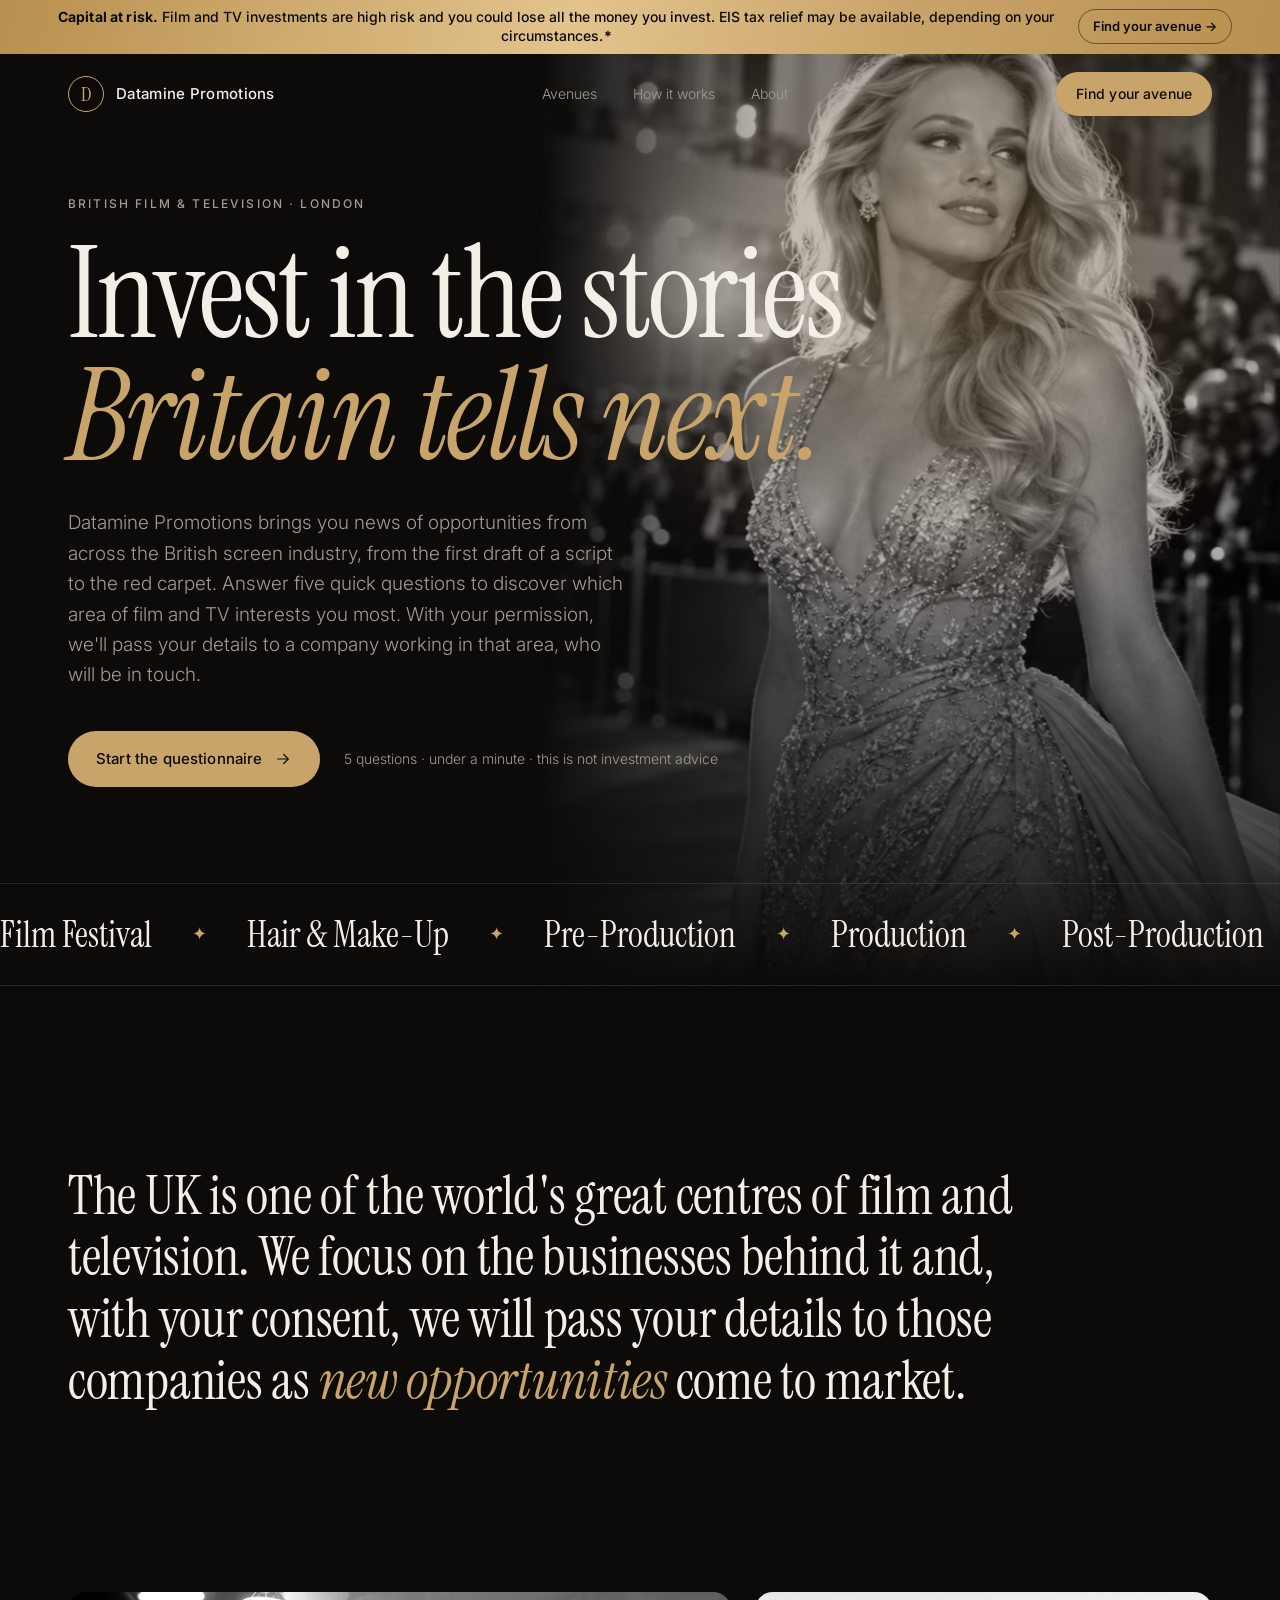
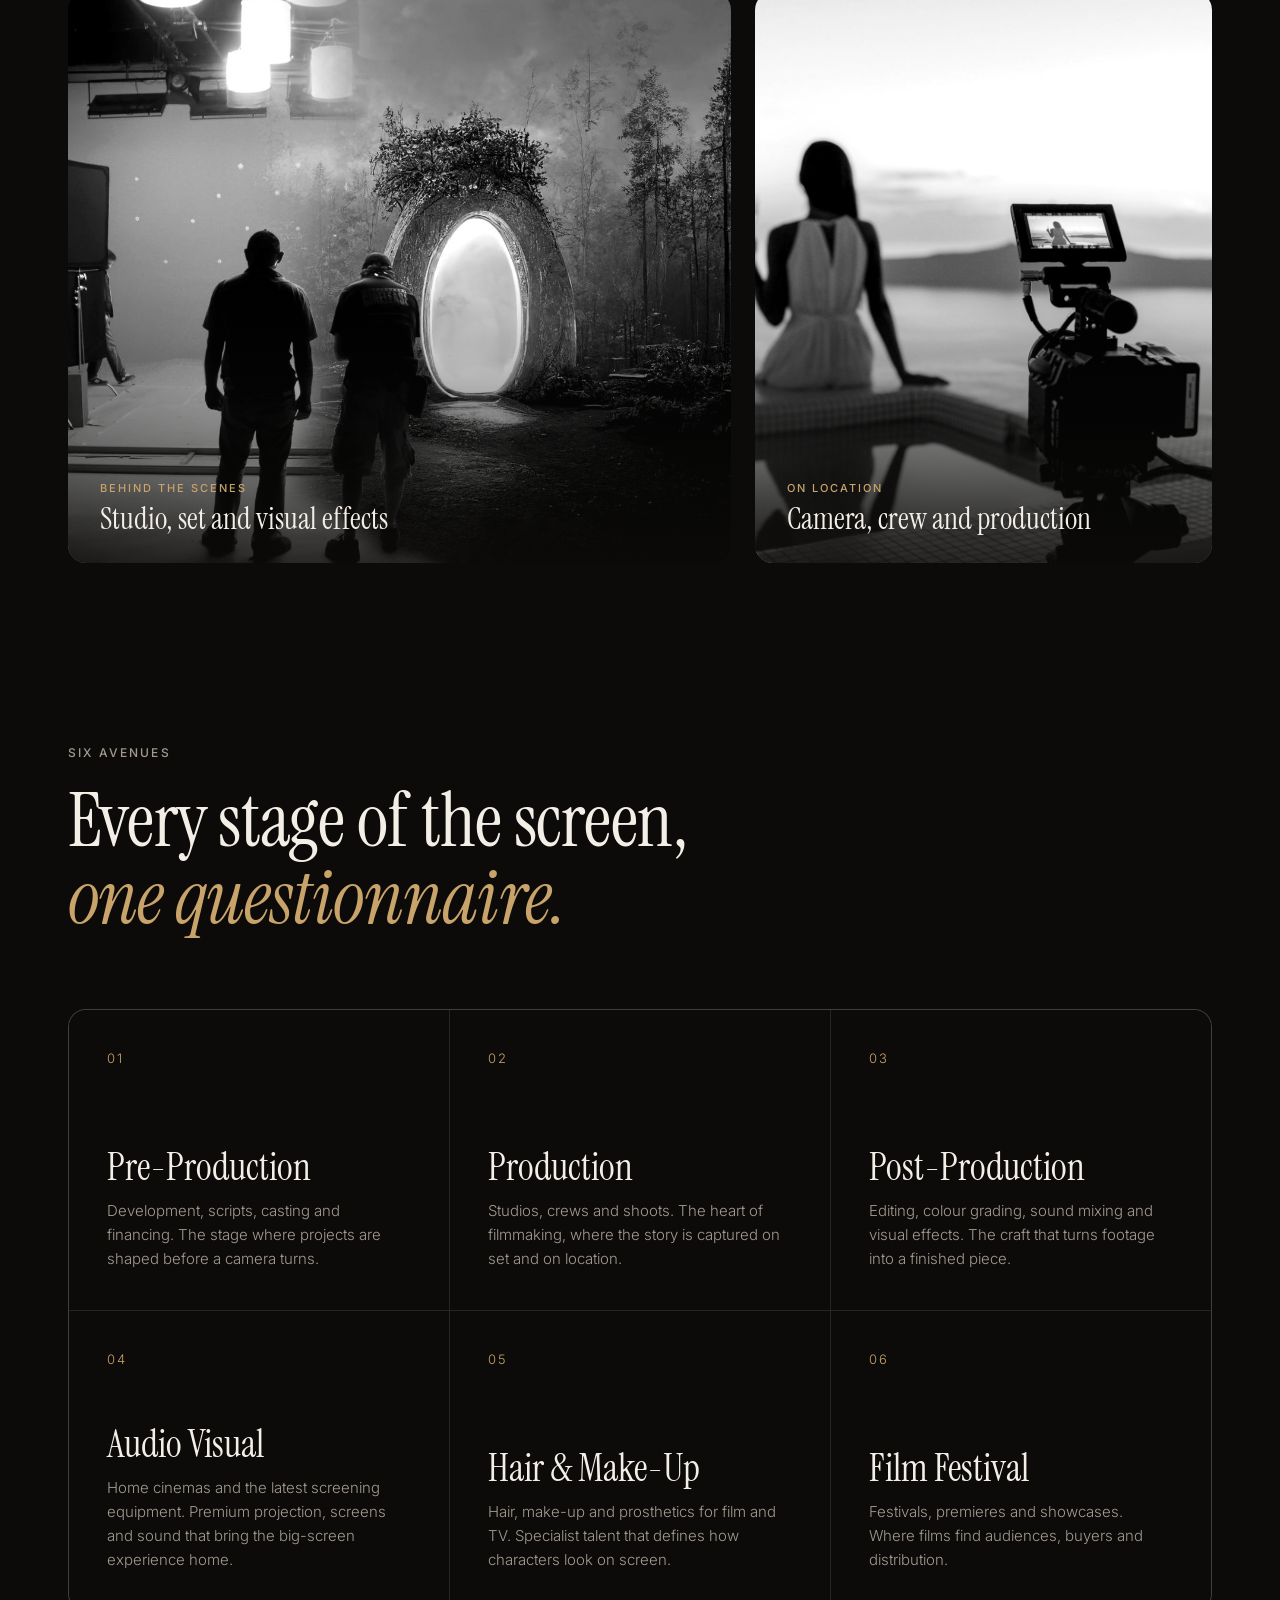
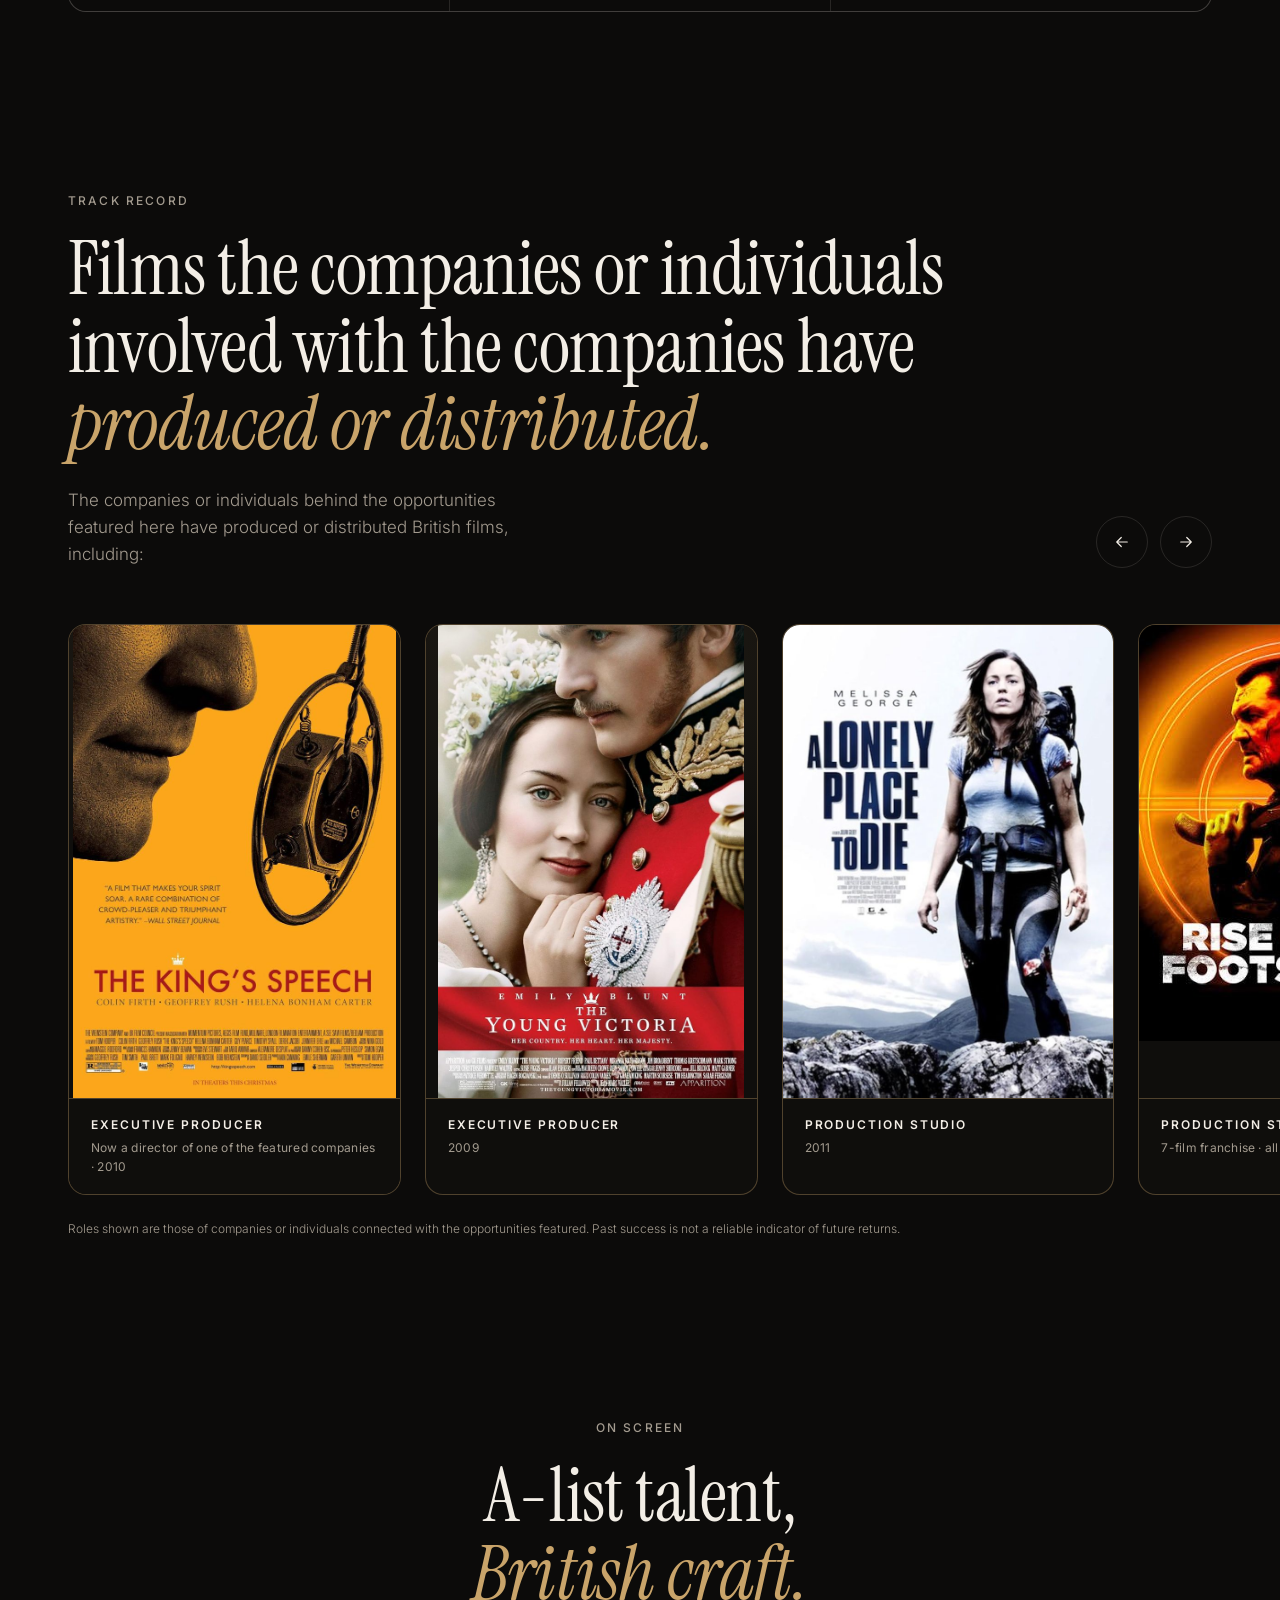
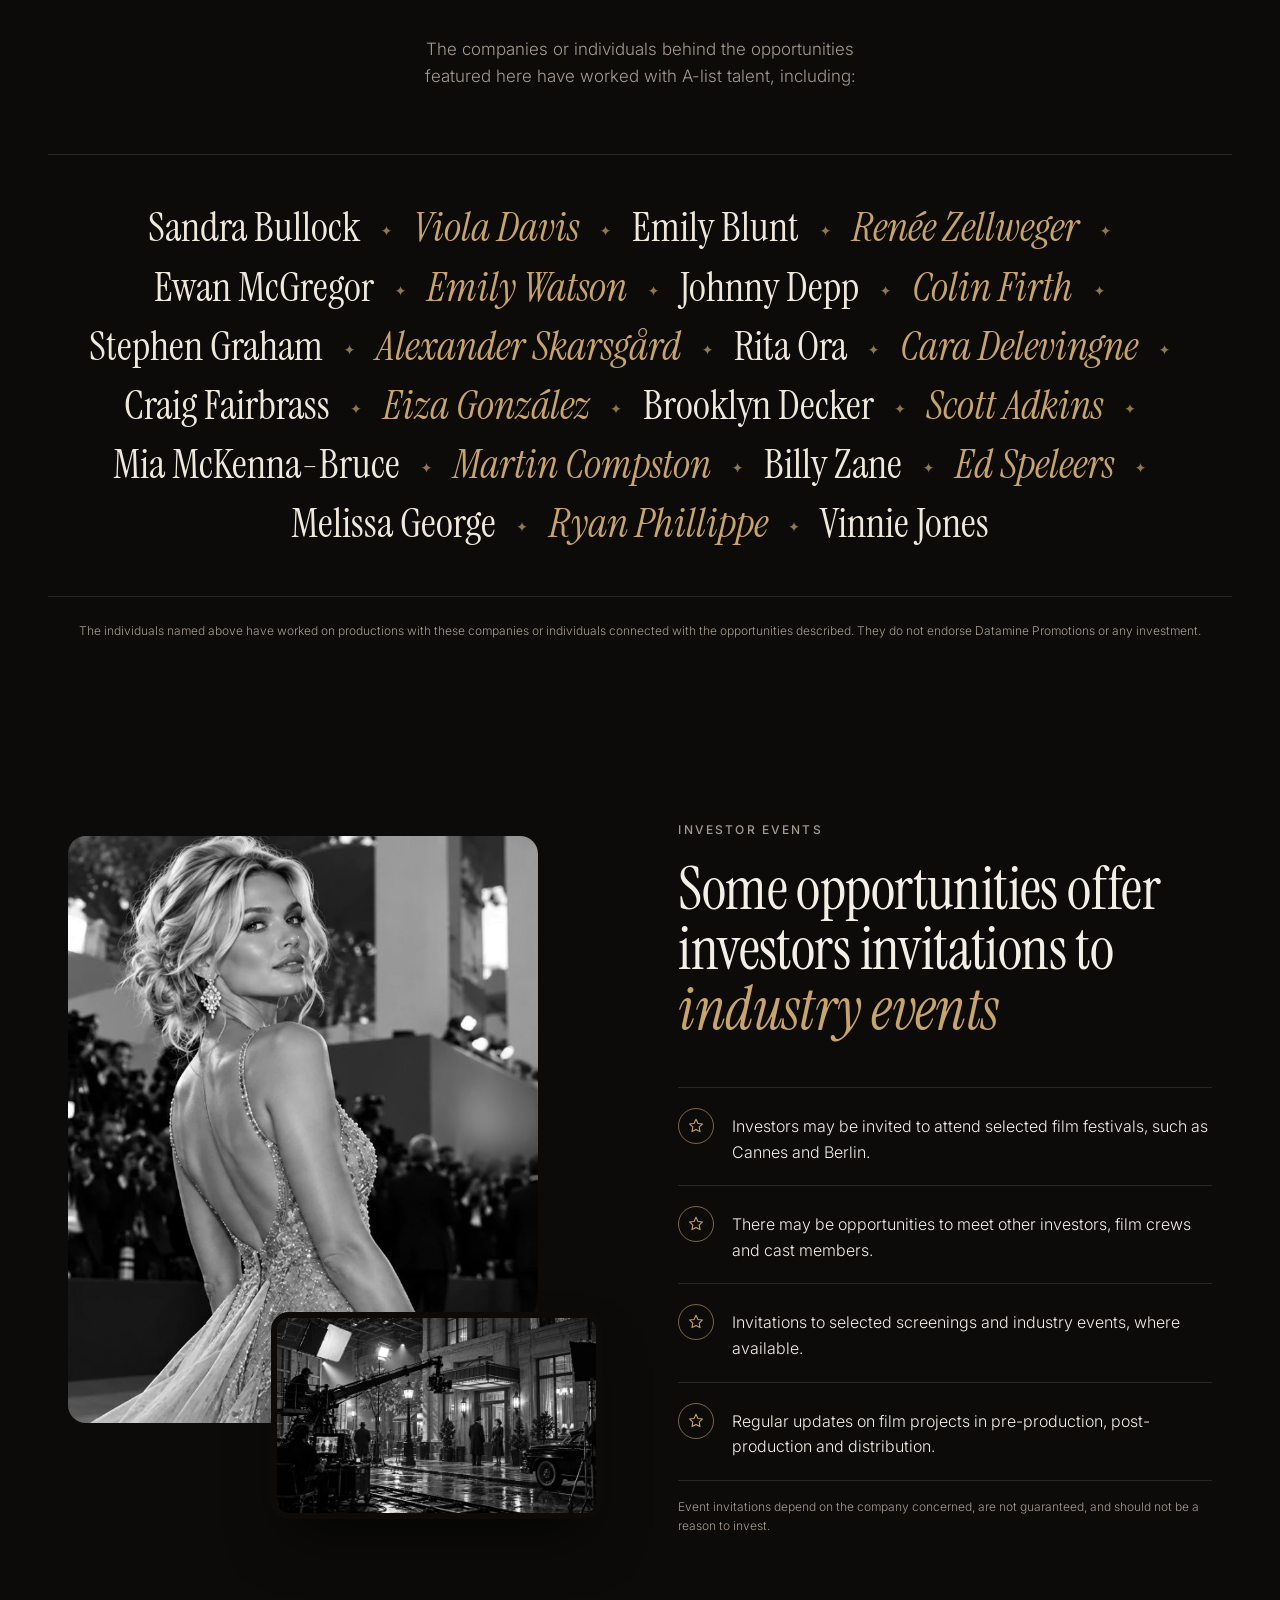
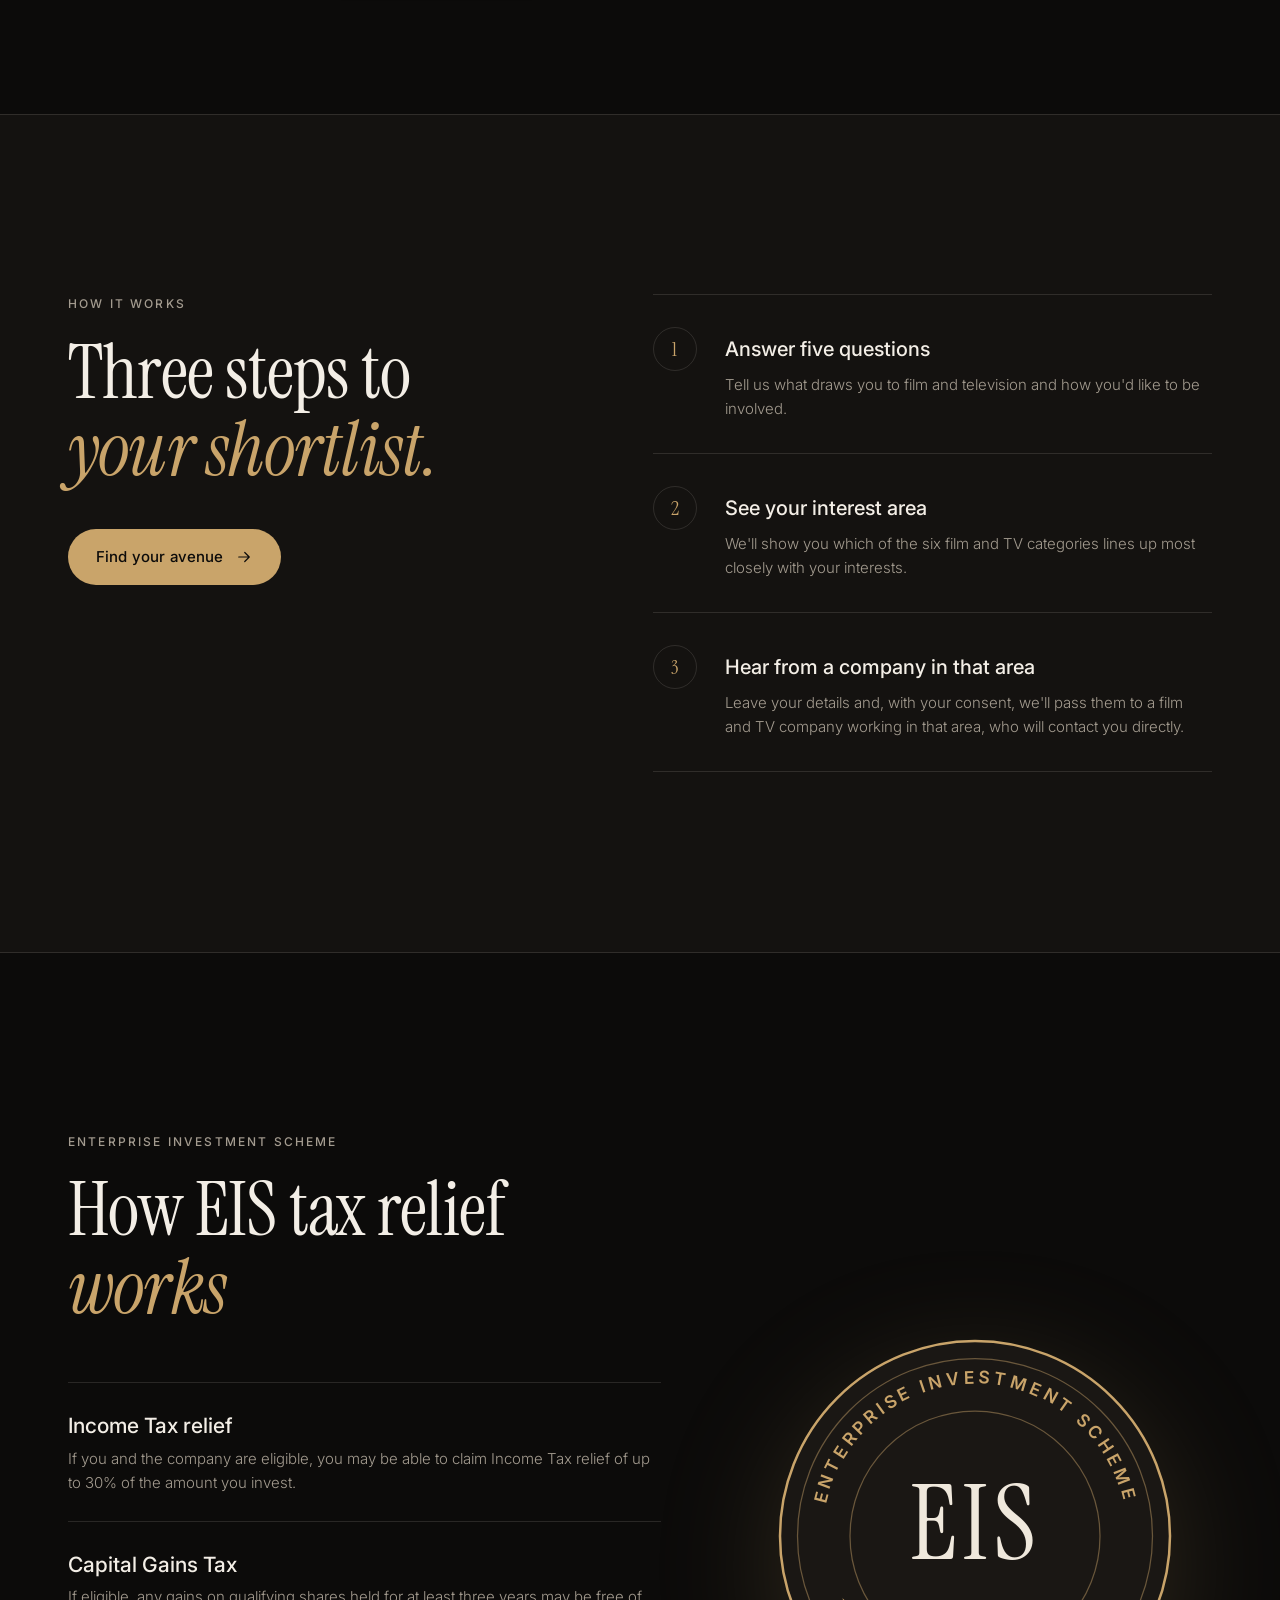
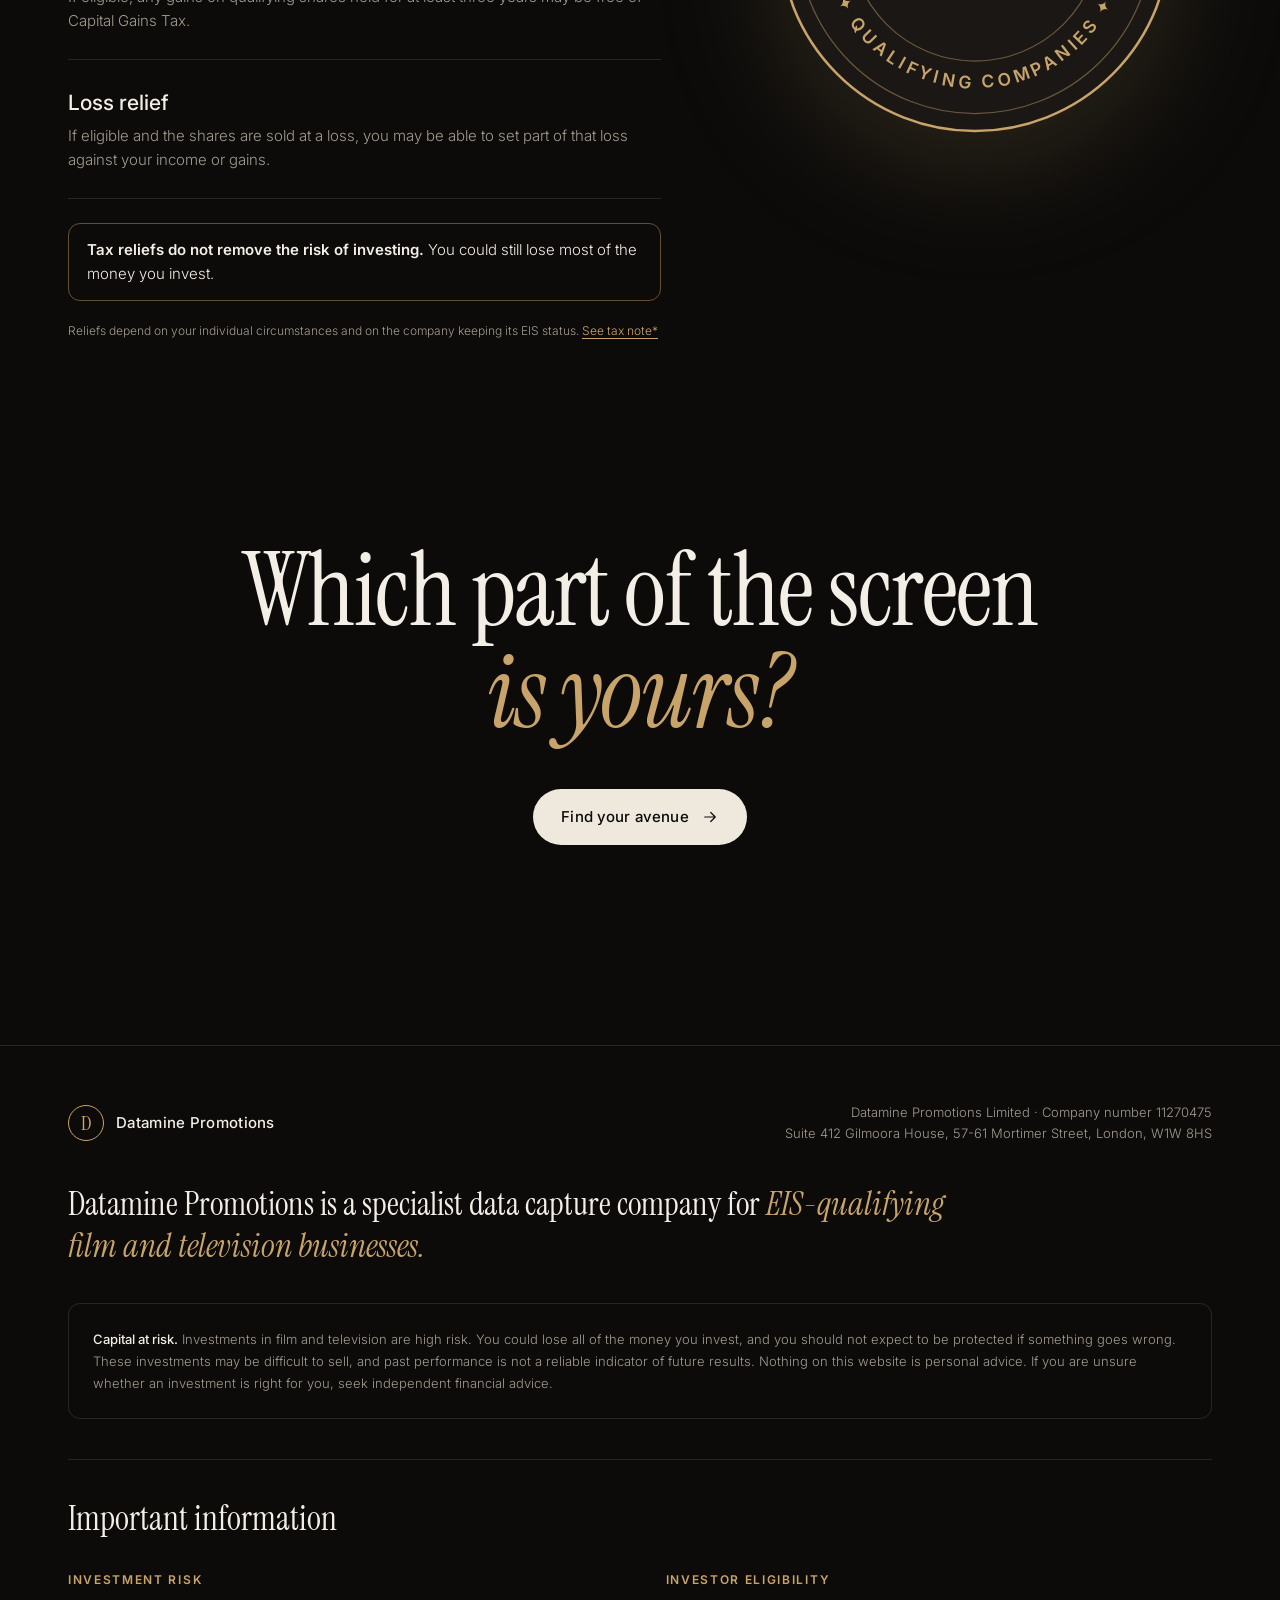
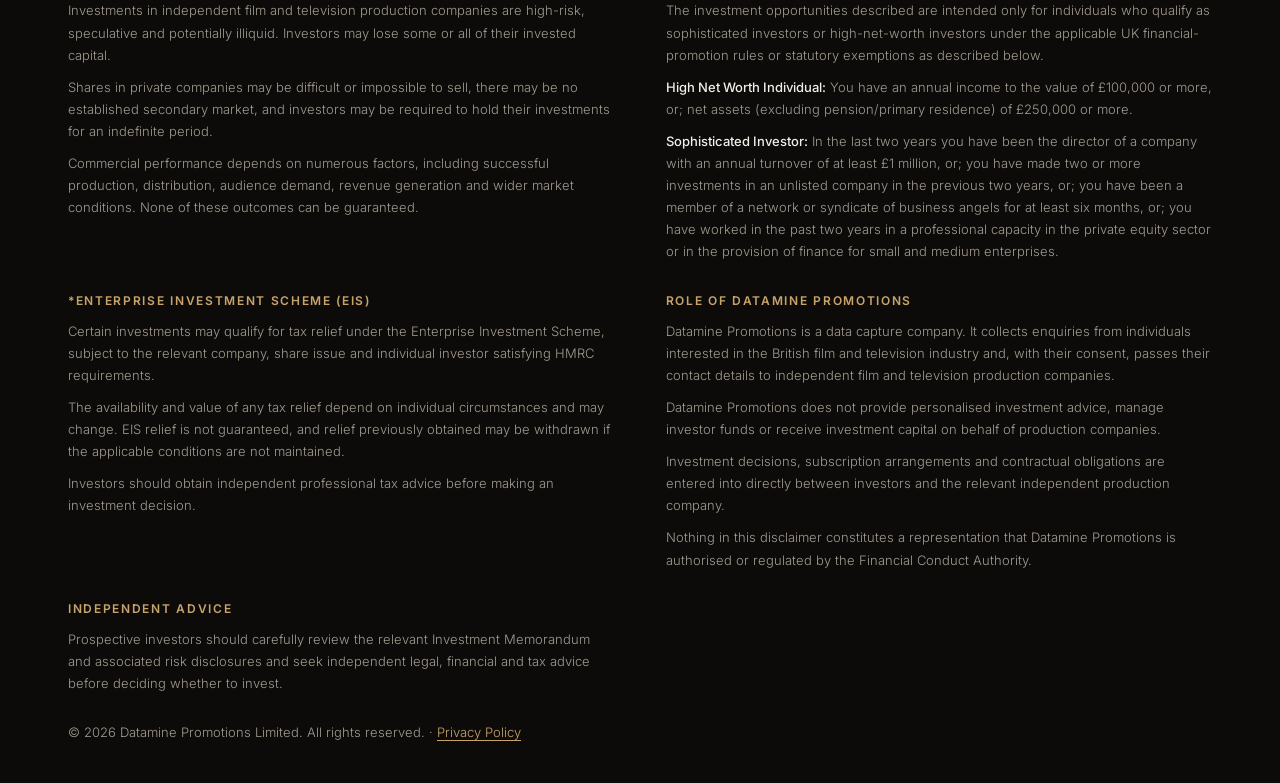
<file: index.html>
<!doctype html>
<html lang="en-GB">
<head>
  <!-- Google tag (gtag.js) -->
  <script async src="https://www.googletagmanager.com/gtag/js?id=G-FPSZ5S641R"></script>
  <script>
    window.dataLayer = window.dataLayer || [];
    function gtag(){dataLayer.push(arguments);}
    gtag('js', new Date());

    gtag('config', 'G-FPSZ5S641R');
    gtag('config', 'AW-18539783121');
  </script>
  <meta charset="utf-8">
  <meta name="viewport" content="width=device-width, initial-scale=1">
  <title>Datamine Promotions | Film &amp; TV Investment Opportunities</title>
  <meta name="description" content="Datamine Promotions connects investors with opportunities across British film and television. Answer five questions to discover which area of British film and TV interests you most.">
  <link rel="icon" href="data:image/svg+xml,%3Csvg xmlns=%27http://www.w3.org/2000/svg%27 viewBox=%270 0 64 64%27%3E%3Ccircle cx=%2732%27 cy=%2732%27 r=%2730%27 fill=%27%230c0b0a%27 stroke=%27%23c9a46a%27 stroke-width=%272%27/%3E%3Ctext x=%2732%27 y=%2743%27 font-family=%27Georgia,serif%27 font-size=%2732%27 fill=%27%23c9a46a%27 text-anchor=%27middle%27%3ED%3C/text%3E%3C/svg%3E">
  <script>document.documentElement.classList.add("js");</script>
  <link rel="preconnect" href="https://fonts.googleapis.com">
  <link rel="preconnect" href="https://fonts.gstatic.com" crossorigin>
  <link href="https://fonts.googleapis.com/css2?family=Instrument+Serif:ital@0;1&family=Inter:wght@300;400;500;600&display=swap" rel="stylesheet">
  <link rel="stylesheet" href="styles.css">
</head>
<body>

  <!-- Tax relief banner -->
  <div class="promo" role="region" aria-label="Risk warning">
    <div class="promo__inner">
      <p class="promo__text"><strong>Capital at risk.</strong> Film and TV investments are high risk and you could lose all the money you invest. EIS tax relief may be available, depending on your circumstances.<a href="#tax-note" class="promo__star" aria-label="See tax note">*</a></p>
      <button class="promo__cta" type="button" data-open-quiz>Find your avenue <span aria-hidden="true">&rarr;</span></button>
    </div>
  </div>
  </div>

  <!-- Navigation -->
  <header class="nav" id="top">
    <div class="container nav__inner">
      <a href="#top" class="logo" aria-label="Datamine Promotions home">
        <span class="logo__mark">D</span>
        <span class="logo__text">Datamine Promotions</span>
      </a>
      <nav class="nav__links" aria-label="Main">
        <a href="#avenues">Avenues</a>
        <a href="#process">How it works</a>
        <a href="#about">About</a>
      </nav>
      <button class="btn btn--small" data-open-quiz>Find your avenue</button>
    </div>
  </header>

  <main>
    <!-- Hero -->
    <section class="hero">
      <div class="hero__media" aria-hidden="true">
        <img src="images/red-carpet.jpg" alt="" fetchpriority="high">
      </div>
      <div class="hero__glow" aria-hidden="true"></div>
      <div class="container hero__inner">
        <p class="eyebrow reveal">British Film &amp; Television &middot; London</p>
        <h1 class="hero__title reveal">
          Invest in the stories<br>
          <em>Britain tells next.</em>
        </h1>
        <p class="hero__lead reveal">
          Datamine Promotions brings you news of opportunities from across the British screen industry,
          from the first draft of a script to the red carpet. Answer five quick questions to discover
          which area of film and TV interests you most. With your permission, we'll pass your details to a company working in that area, who will be in touch.
        </p>
        <div class="hero__actions reveal">
          <button class="btn" data-open-quiz>
            Start the questionnaire
            <svg width="18" height="18" viewBox="0 0 24 24" fill="none" aria-hidden="true"><path d="M5 12h14M13 6l6 6-6 6" stroke="currentColor" stroke-width="1.6" stroke-linecap="round" stroke-linejoin="round"/></svg>
          </button>
          <span class="hero__note">5 questions &middot; under a minute &middot; this is not investment advice</span>
        </div>

      </div>

      <!-- Scrolling strip of avenues -->
      <div class="marquee" aria-hidden="true">
        <div class="marquee__track">
          <span>Film Festival</span><i>&#10022;</i>
          <span>Hair &amp; Make-Up</span><i>&#10022;</i>
          <span>Pre-Production</span><i>&#10022;</i>
          <span>Production</span><i>&#10022;</i>
          <span>Post-Production</span><i>&#10022;</i>
          <span>Audio Visual</span><i>&#10022;</i>
          <span>Film Festival</span><i>&#10022;</i>
          <span>Hair &amp; Make-Up</span><i>&#10022;</i>
          <span>Pre-Production</span><i>&#10022;</i>
          <span>Production</span><i>&#10022;</i>
          <span>Post-Production</span><i>&#10022;</i>
          <span>Audio Visual</span><i>&#10022;</i>
        </div>
      </div>
    </section>

    <!-- Intro statement -->
    <section class="statement" id="about">
      <div class="container">
        <p class="statement__text reveal">
          The UK is one of the world's great centres of film and television. We focus on the
          businesses behind it and, with your consent, we will pass your details to those companies as
          <em>new opportunities</em> come to market.
        </p>
      </div>
    </section>

    <!-- Behind the scenes -->
    <section class="scenes" aria-label="Behind the scenes">
      <div class="container scenes__grid">
        <figure class="scene scene--wide reveal">
          <img src="images/on-set-vfx.jpg" alt="Film crew on a studio set lit for visual effects" loading="lazy">
          <figcaption><span>Behind the scenes</span>Studio, set and visual effects</figcaption>
        </figure>
        <figure class="scene reveal">
          <img src="images/camera-on-location.jpg" alt="Cinema camera filming a scene on location at sunset" loading="lazy">
          <figcaption><span>On location</span>Camera, crew and production</figcaption>
        </figure>
      </div>
    </section>

    <!-- Six avenues -->
    <section class="avenues" id="avenues">
      <div class="container">
        <div class="section-head reveal">
          <p class="eyebrow">Six avenues</p>
          <h2 class="section-title">Every stage of the screen,<br><em>one questionnaire.</em></h2>
        </div>

        <div class="grid">
          <article class="card reveal">
            <span class="card__num">01</span>
            <h3>Pre-Production</h3>
            <p>Development, scripts, casting and financing. The stage where projects are shaped before a camera turns.</p>
          </article>
          <article class="card reveal">
            <span class="card__num">02</span>
            <h3>Production</h3>
            <p>Studios, crews and shoots. The heart of filmmaking, where the story is captured on set and on location.</p>
          </article>
          <article class="card reveal">
            <span class="card__num">03</span>
            <h3>Post-Production</h3>
            <p>Editing, colour grading, sound mixing and visual effects. The craft that turns footage into a finished piece.</p>
          </article>
          <article class="card reveal">
            <span class="card__num">04</span>
            <h3>Audio Visual</h3>
            <p>Home cinemas and the latest screening equipment. Premium projection, screens and sound that bring the big-screen experience home.</p>
          </article>
          <article class="card reveal">
            <span class="card__num">05</span>
            <h3>Hair &amp; Make-Up</h3>
            <p>Hair, make-up and prosthetics for film and TV. Specialist talent that defines how characters look on screen.</p>
          </article>
          <article class="card reveal">
            <span class="card__num">06</span>
            <h3>Film Festival</h3>
            <p>Festivals, premieres and showcases. Where films find audiences, buyers and distribution.</p>
          </article>
        </div>
      </div>
    </section>

    <!-- Films carousel -->
    <section class="talent" aria-labelledby="films-title">
      <div class="container">
        <div class="talent__head reveal">
          <div>
            <p class="eyebrow">Track record</p>
            <h2 class="section-title" id="films-title">Films the companies or individuals involved with the companies have <em>produced or distributed.</em></h2>
            <p class="talent__lead">The companies or individuals behind the opportunities featured here have produced or distributed British films, including:</p>
          </div>
          <div class="talent__controls">
            <button class="talent__btn" type="button" data-talent-prev aria-label="Previous">
              <svg width="18" height="18" viewBox="0 0 24 24" fill="none" aria-hidden="true"><path d="M19 12H5M11 6l-6 6 6 6" stroke="currentColor" stroke-width="1.6" stroke-linecap="round" stroke-linejoin="round"/></svg>
            </button>
            <button class="talent__btn" type="button" data-talent-next aria-label="Next">
              <svg width="18" height="18" viewBox="0 0 24 24" fill="none" aria-hidden="true"><path d="M5 12h14M13 6l6 6-6 6" stroke="currentColor" stroke-width="1.6" stroke-linecap="round" stroke-linejoin="round"/></svg>
            </button>
          </div>
        </div>
      </div>

      <div class="talent__track" tabindex="0" aria-label="Films carousel">
        <article class="talent__card film film--poster">
          <img src="images/poster-kings-speech.jpg" alt="The King&rsquo;s Speech film poster" loading="lazy">
          <h3 class="sr-only">The King&rsquo;s Speech</h3>
          <span class="film__role">Executive Producer<small>Now a director of one of the featured companies &middot; 2010</small></span>
        </article>
        <article class="talent__card film film--poster">
          <img src="images/poster-young-victoria.jpg" alt="The Young Victoria film poster" loading="lazy">
          <h3 class="sr-only">The Young Victoria</h3>
          <span class="film__role">Executive Producer<small>2009</small></span>
        </article>
        <article class="talent__card film film--poster">
          <img src="images/poster-lonely-place-to-die.jpg" alt="A Lonely Place to Die film poster" loading="lazy">
          <h3 class="sr-only">A Lonely Place to Die</h3>
          <span class="film__role">Production studio<small>2011</small></span>
        </article>
        <article class="talent__card film film--poster">
          <img src="images/poster-rise-of-the-footsoldier.jpg" alt="Rise of the Footsoldier film poster" loading="lazy">
          <h3 class="sr-only">Rise of the Footsoldier</h3>
          <span class="film__role">Production studio<small>7-film franchise &middot; all seven films</small></span>
        </article>
        <article class="talent__card film film--poster">
          <img src="images/poster-wee-man.jpg" alt="The Wee Man film poster" loading="lazy">
          <h3 class="sr-only">The Wee Man</h3>
          <span class="film__role">Production studio<small>2013</small></span>
        </article>
        <article class="talent__card film film--poster">
          <img src="images/poster-casual-encounters.jpg" alt="Casual Encounters film poster" loading="lazy">
          <h3 class="sr-only">Casual Encounters</h3>
          <span class="film__role">Sales distributor<small>2016</small></span>
        </article>
      </div>

      <div class="container">
        <p class="talent__note">Roles shown are those of companies or individuals connected with the opportunities featured. Past success is not a reliable indicator of future returns.</p>
      </div>
    </section>

    <!-- A-list talent (names only) -->
    <section class="names" aria-labelledby="names-title">
      <div class="container">
        <div class="names__head reveal">
          <p class="eyebrow">On screen</p>
          <h2 class="section-title" id="names-title">A-list talent,<br><em>British craft.</em></h2>
          <p class="talent__lead">The companies or individuals behind the opportunities featured here have worked with A-list talent, including:</p>
        </div>
        <ul class="names__list reveal" aria-label="A-list talent">
          <li class="names__item">Sandra Bullock</li>
          <li class="names__item names__item--alt">Viola Davis</li>
          <li class="names__item">Emily Blunt</li>
          <li class="names__item names__item--alt">Renée Zellweger</li>
          <li class="names__item">Ewan McGregor</li>
          <li class="names__item names__item--alt">Emily Watson</li>
          <li class="names__item">Johnny Depp</li>
          <li class="names__item names__item--alt">Colin Firth</li>
          <li class="names__item">Stephen Graham</li>
          <li class="names__item names__item--alt">Alexander Skarsgård</li>
          <li class="names__item">Rita Ora</li>
          <li class="names__item names__item--alt">Cara Delevingne</li>
          <li class="names__item">Craig Fairbrass</li>
          <li class="names__item names__item--alt">Eiza González</li>
          <li class="names__item">Brooklyn Decker</li>
          <li class="names__item names__item--alt">Scott Adkins</li>
          <li class="names__item">Mia McKenna-Bruce</li>
          <li class="names__item names__item--alt">Martin Compston</li>
          <li class="names__item">Billy Zane</li>
          <li class="names__item names__item--alt">Ed Speleers</li>
          <li class="names__item">Melissa George</li>
          <li class="names__item names__item--alt">Ryan Phillippe</li>
          <li class="names__item">Vinnie Jones</li>
        </ul>
        <p class="talent__note names__note">The individuals named above have worked on productions with these companies or individuals connected with the opportunities described. They do not endorse Datamine Promotions or any investment.</p>
      </div>
    </section>

    <!-- VIP Investors Club -->
    <section class="vip" aria-labelledby="vip-title">
      <div class="container vip__inner">
        <div class="vip__media reveal">
          <figure class="vip__photo vip__photo--main">
            <img src="images/vip-red-carpet.jpg" alt="Guest posing for photographers on a film festival red carpet" loading="lazy">
          </figure>
          <figure class="vip__photo vip__photo--inset">
            <img src="images/vip-on-set.jpg" alt="Film crew shooting a period street scene at night with a camera crane" loading="lazy">
          </figure>
        </div>
        <div class="vip__content">
          <div class="reveal">
            <p class="eyebrow">Investor events</p>
            <h2 class="section-title" id="vip-title">Some opportunities offer investors invitations to <em>industry events</em></h2>
          </div>
          <ul class="vip__list">
            <li class="vip__item reveal"><span class="vip__icon"><svg width="18" height="18" viewBox="0 0 24 24" fill="none" aria-hidden="true"><path d="M12 3l2.6 5.6 6.1.7-4.5 4.2 1.2 6L12 16.6 6.6 19.5l1.2-6L3.3 9.3l6.1-.7L12 3z" stroke="currentColor" stroke-width="1.4" stroke-linejoin="round"/></svg></span><span>Investors may be invited to attend selected film festivals, such as Cannes and Berlin.</span></li>
            <li class="vip__item reveal"><span class="vip__icon"><svg width="18" height="18" viewBox="0 0 24 24" fill="none" aria-hidden="true"><path d="M12 3l2.6 5.6 6.1.7-4.5 4.2 1.2 6L12 16.6 6.6 19.5l1.2-6L3.3 9.3l6.1-.7L12 3z" stroke="currentColor" stroke-width="1.4" stroke-linejoin="round"/></svg></span><span>There may be opportunities to meet other investors, film crews and cast members.</span></li>
            <li class="vip__item reveal"><span class="vip__icon"><svg width="18" height="18" viewBox="0 0 24 24" fill="none" aria-hidden="true"><path d="M12 3l2.6 5.6 6.1.7-4.5 4.2 1.2 6L12 16.6 6.6 19.5l1.2-6L3.3 9.3l6.1-.7L12 3z" stroke="currentColor" stroke-width="1.4" stroke-linejoin="round"/></svg></span><span>Invitations to selected screenings and industry events, where available.</span></li>
            <li class="vip__item reveal"><span class="vip__icon"><svg width="18" height="18" viewBox="0 0 24 24" fill="none" aria-hidden="true"><path d="M12 3l2.6 5.6 6.1.7-4.5 4.2 1.2 6L12 16.6 6.6 19.5l1.2-6L3.3 9.3l6.1-.7L12 3z" stroke="currentColor" stroke-width="1.4" stroke-linejoin="round"/></svg></span><span>Regular updates on film projects in pre-production, post-production and distribution.</span></li>
          </ul>
          <p class="vip__note reveal">Event invitations depend on the company concerned, are not guaranteed, and should not be a reason to invest.</p>
        </div>
      </div>
    </section>

    <!-- Process -->
    <section class="process" id="process">
      <div class="container process__inner">
        <div class="section-head reveal">
          <p class="eyebrow">How it works</p>
          <h2 class="section-title">Three steps to<br><em>your shortlist.</em></h2>
          <button class="btn process__cta" data-open-quiz>
            Find your avenue
            <svg width="18" height="18" viewBox="0 0 24 24" fill="none" aria-hidden="true"><path d="M5 12h14M13 6l6 6-6 6" stroke="currentColor" stroke-width="1.6" stroke-linecap="round" stroke-linejoin="round"/></svg>
          </button>
        </div>
        <ol class="steps">
          <li class="step reveal">
            <span class="step__num">1</span>
            <div>
              <h3>Answer five questions</h3>
              <p>Tell us what draws you to film and television and how you'd like to be involved.</p>
            </div>
          </li>
          <li class="step reveal">
            <span class="step__num">2</span>
            <div>
              <h3>See your interest area</h3>
              <p>We'll show you which of the six film and TV categories lines up most closely with your interests.</p>
            </div>
          </li>
          <li class="step reveal">
            <span class="step__num">3</span>
            <div>
              <h3>Hear from a company in that area</h3>
              <p>Leave your details and, with your consent, we'll pass them to a film and TV company working in that area, who will contact you directly.</p>
            </div>
          </li>
        </ol>
      </div>
    </section>

    <!-- EIS benefits -->
    <section class="eis" aria-labelledby="eis-title">
      <div class="container eis__inner">
        <div class="eis__content">
          <div class="reveal">
            <p class="eyebrow">Enterprise Investment Scheme</p>
            <h2 class="section-title" id="eis-title">How EIS tax relief<br><em>works</em></h2>
          </div>
          <ul class="eis__list">
            <li class="eis__item reveal">
              <span class="eis__text"><strong>Income Tax relief</strong>If you and the company are eligible, you may be able to claim Income Tax relief of up to 30% of the amount you invest.</span>
            </li>
            <li class="eis__item reveal">
              <span class="eis__text"><strong>Capital Gains Tax</strong>If eligible, any gains on qualifying shares held for at least three years may be free of Capital Gains Tax.</span>
            </li>
            <li class="eis__item reveal">
              <span class="eis__text"><strong>Loss relief</strong>If eligible and the shares are sold at a loss, you may be able to set part of that loss against your income or gains.</span>
            </li>
          </ul>
          <p class="eis__warning reveal"><strong>Tax reliefs do not remove the risk of investing.</strong> You could still lose most of the money you invest.</p>
          <p class="eis__note reveal">Reliefs depend on your individual circumstances and on the company keeping its EIS status. <a href="#tax-note">See tax note*</a></p>
        </div>

        <div class="eis__seal reveal" aria-hidden="true">
          <svg viewBox="0 0 320 320">
            <defs>
              <path id="seal-top" d="M160,160 m-122,0 a122,122 0 1,1 244,0"/>
              <path id="seal-bottom" d="M38,160 a122,122 0 0,0 244,0"/>
            </defs>
            <circle cx="160" cy="160" r="156" class="seal__outer"/>
            <circle cx="160" cy="160" r="142" class="seal__line"/>
            <circle cx="160" cy="160" r="100" class="seal__line"/>
            <text class="seal__ring"><textPath href="#seal-top" startOffset="50%" text-anchor="middle">ENTERPRISE INVESTMENT SCHEME</textPath></text>
            <text class="seal__ring"><textPath href="#seal-bottom" startOffset="50%" text-anchor="middle">&#10022; QUALIFYING COMPANIES &#10022;</textPath></text>
            <text x="160" y="178" text-anchor="middle" class="seal__mark">EIS</text>
          </svg>
        </div>
      </div>
    </section>

    <!-- Final CTA -->
    <section class="cta">
      <div class="container cta__inner reveal">
        <h2 class="cta__title">Which part of the screen<br><em>is yours?</em></h2>
        <button class="btn btn--light" data-open-quiz>
          Find your avenue
          <svg width="18" height="18" viewBox="0 0 24 24" fill="none" aria-hidden="true"><path d="M5 12h14M13 6l6 6-6 6" stroke="currentColor" stroke-width="1.6" stroke-linecap="round" stroke-linejoin="round"/></svg>
        </button>
      </div>
    </section>
  </main>

  <footer class="footer">
    <div class="container">
      <div class="footer__top">
        <a href="#top" class="logo">
          <span class="logo__mark">D</span>
          <span class="logo__text">Datamine Promotions</span>
        </a>
        <p class="footer__contact">Datamine Promotions Limited &middot; Company number 11270475<br>Suite 412 Gilmoora House, 57-61 Mortimer Street, London, W1W 8HS</p>
      </div>
      <p class="footer__about">Datamine Promotions is a specialist data capture company for <em>EIS-qualifying film and television businesses.</em></p>
      <div class="footer__risk">
        <p><strong>Capital at risk.</strong> Investments in film and television are high risk. You could lose all of the money you invest, and you should not expect to be protected if something goes wrong. These investments may be difficult to sell, and past performance is not a reliable indicator of future results. Nothing on this website is personal advice. If you are unsure whether an investment is right for you, seek independent financial advice.</p>
      </div>
      <section class="disclaimer" aria-labelledby="disclaimer-title">
        <h2 class="disclaimer__title" id="disclaimer-title">Important information</h2>
        <div class="disclaimer__grid">
        <div class="disclaimer__block" id="risk">
          <h3>Investment Risk</h3>
          <p>Investments in independent film and television production companies are high-risk, speculative and potentially illiquid. Investors may lose some or all of their invested capital.</p>
          <p>Shares in private companies may be difficult or impossible to sell, there may be no established secondary market, and investors may be required to hold their investments for an indefinite period.</p>
          <p>Commercial performance depends on numerous factors, including successful production, distribution, audience demand, revenue generation and wider market conditions. None of these outcomes can be guaranteed.</p>
        </div>
        <div class="disclaimer__block" id="eligibility">
          <h3>Investor Eligibility</h3>
          <p>The investment opportunities described are intended only for individuals who qualify as sophisticated investors or high-net-worth investors under the applicable UK financial-promotion rules or statutory exemptions as described below.</p>
          <p><strong>High Net Worth Individual:</strong> You have an annual income to the value of &pound;100,000 or more, or; net assets (excluding pension/primary residence) of &pound;250,000 or more.</p>
          <p><strong>Sophisticated Investor:</strong> In the last two years you have been the director of a company with an annual turnover of at least &pound;1 million, or; you have made two or more investments in an unlisted company in the previous two years, or; you have been a member of a network or syndicate of business angels for at least six months, or; you have worked in the past two years in a professional capacity in the private equity sector or in the provision of finance for small and medium enterprises.</p>
        </div>
        <div class="disclaimer__block" id="tax-note">
          <h3>*Enterprise Investment Scheme (EIS)</h3>
          <p>Certain investments may qualify for tax relief under the Enterprise Investment Scheme, subject to the relevant company, share issue and individual investor satisfying HMRC requirements.</p>
          <p>The availability and value of any tax relief depend on individual circumstances and may change. EIS relief is not guaranteed, and relief previously obtained may be withdrawn if the applicable conditions are not maintained.</p>
          <p>Investors should obtain independent professional tax advice before making an investment decision.</p>
        </div>
        <div class="disclaimer__block" id="role">
          <h3>Role of Datamine Promotions</h3>
          <p>Datamine Promotions is a data capture company. It collects enquiries from individuals interested in the British film and television industry and, with their consent, passes their contact details to independent film and television production companies.</p>
          <p>Datamine Promotions does not provide personalised investment advice, manage investor funds or receive investment capital on behalf of production companies.</p>
          <p>Investment decisions, subscription arrangements and contractual obligations are entered into directly between investors and the relevant independent production company.</p>
          <p>Nothing in this disclaimer constitutes a representation that Datamine Promotions is authorised or regulated by the Financial Conduct Authority.</p>
        </div>
        <div class="disclaimer__block" id="advice">
          <h3>Independent Advice</h3>
          <p>Prospective investors should carefully review the relevant Investment Memorandum and associated risk disclosures and seek independent legal, financial and tax advice before deciding whether to invest.</p>
        </div>
        </div>
      </section>
      <p class="footer__legal">&copy; <span id="year"></span> Datamine Promotions Limited. All rights reserved. &middot; <a href="privacy.html">Privacy Policy</a></p>
    </div>
  </footer>

  <!-- Questionnaire -->
  <div class="quiz" id="quiz" role="dialog" aria-modal="true" aria-labelledby="quiz-heading" hidden>
    <div class="quiz__backdrop" data-close-quiz></div>
    <div class="quiz__panel">
      <div class="quiz__top">
        <span class="logo__mark logo__mark--small">D</span>
        <div class="quiz__progress" aria-hidden="true"><span class="quiz__bar"></span></div>
        <button class="quiz__close" data-close-quiz aria-label="Close questionnaire">
          <svg width="20" height="20" viewBox="0 0 24 24" fill="none" aria-hidden="true"><path d="M6 6l12 12M18 6L6 18" stroke="currentColor" stroke-width="1.6" stroke-linecap="round"/></svg>
        </button>
      </div>

      <div class="quiz__body">
        <!-- Question step (filled by script.js) -->
        <div class="quiz__step" data-step="question">
          <p class="quiz__count"></p>
          <h2 class="quiz__question" id="quiz-heading"></h2>
          <div class="quiz__options" role="list"></div>
          <button class="quiz__back" type="button">&larr; Back</button>
        </div>

        <!-- Result + details form -->
        <div class="quiz__step" data-step="result" hidden>
          <p class="eyebrow">Your interest area</p>
          <p class="quiz__result-intro">Based on your answers, the area of film and TV that interests you most is:</p>
          <h2 class="quiz__result-title"></h2>
          <p class="quiz__result-text"></p>
          <p class="quiz__result-disclaimer">This reflects your interests only. It is not investment advice or a recommendation that any investment is suitable for you.</p>

          <form class="form" id="lead-form" novalidate>
            <fieldset class="choice">
              <legend class="form__intro">Which area would you like to hear about?</legend>
              <label class="choice__opt">
                <input type="radio" name="interest" value="match" checked>
                <span><strong>This area: <span class="choice__match"></span></strong></span>
              </label>
              <label class="choice__opt">
                <input type="radio" name="interest" value="other">
                <span><strong>I'd prefer a different avenue</strong>Tick as many as you like.</span>
              </label>
              <div class="choice__others" hidden></div>
              <label class="choice__opt">
                <input type="radio" name="interest" value="all">
                <span><strong>I'm open to everything</strong>Actually I'm open to all avenues of the British film and TV industry. I'd like to talk to someone about all the options.</span>
              </label>
            </fieldset>

            <p class="form__intro">Your contact details</p>
            <div class="form__row">
              <label class="field">
                <span>First name</span>
                <input type="text" name="firstName" autocomplete="given-name" required>
              </label>
              <label class="field">
                <span>Last name</span>
                <input type="text" name="lastName" autocomplete="family-name" required>
              </label>
            </div>
            <label class="field">
              <span>Email</span>
              <input type="email" name="email" autocomplete="email" required>
            </label>
            <label class="field">
              <span>Phone</span>
              <input type="tel" name="phone" autocomplete="tel" required>
            </label>
            <label class="check">
              <input type="checkbox" name="consent" required>
              <span>I agree to Datamine Promotions passing my contact details to the film and entertainment companies relevant to the investment opportunities I've chosen. I understand they may contact me by email and phone with information about those opportunities. I understand these investments are high risk and my capital is at risk. See our <a href="privacy.html" target="_blank" rel="noopener">Privacy Policy</a>.</span>
            </label>
            <!-- Spam trap: hidden from people, often filled in by bots. Never sent to HubSpot. -->
            <div class="hp" aria-hidden="true">
              <label>Do not fill this in <input type="text" name="hp_check" tabindex="-1" autocomplete="off"></label>
            </div>
            <p class="form__error" role="alert" hidden></p>
            <button class="btn btn--full" type="submit">Submit my details</button>
            <button class="quiz__back quiz__restart" type="button">Retake the questionnaire</button>
          </form>
        </div>

        <!-- Thank you -->
        <div class="quiz__step" data-step="thanks" hidden>
          <p class="eyebrow">Thank you</p>
          <h2 class="quiz__result-title">Thank you.</h2>
          <p class="quiz__result-text quiz__thanks-text"></p>
          <button class="btn" data-close-quiz>Back to the site</button>
        </div>
      </div>
    </div>
  </div>

  <script src="script.js"></script>
</body>
</html>
</file>
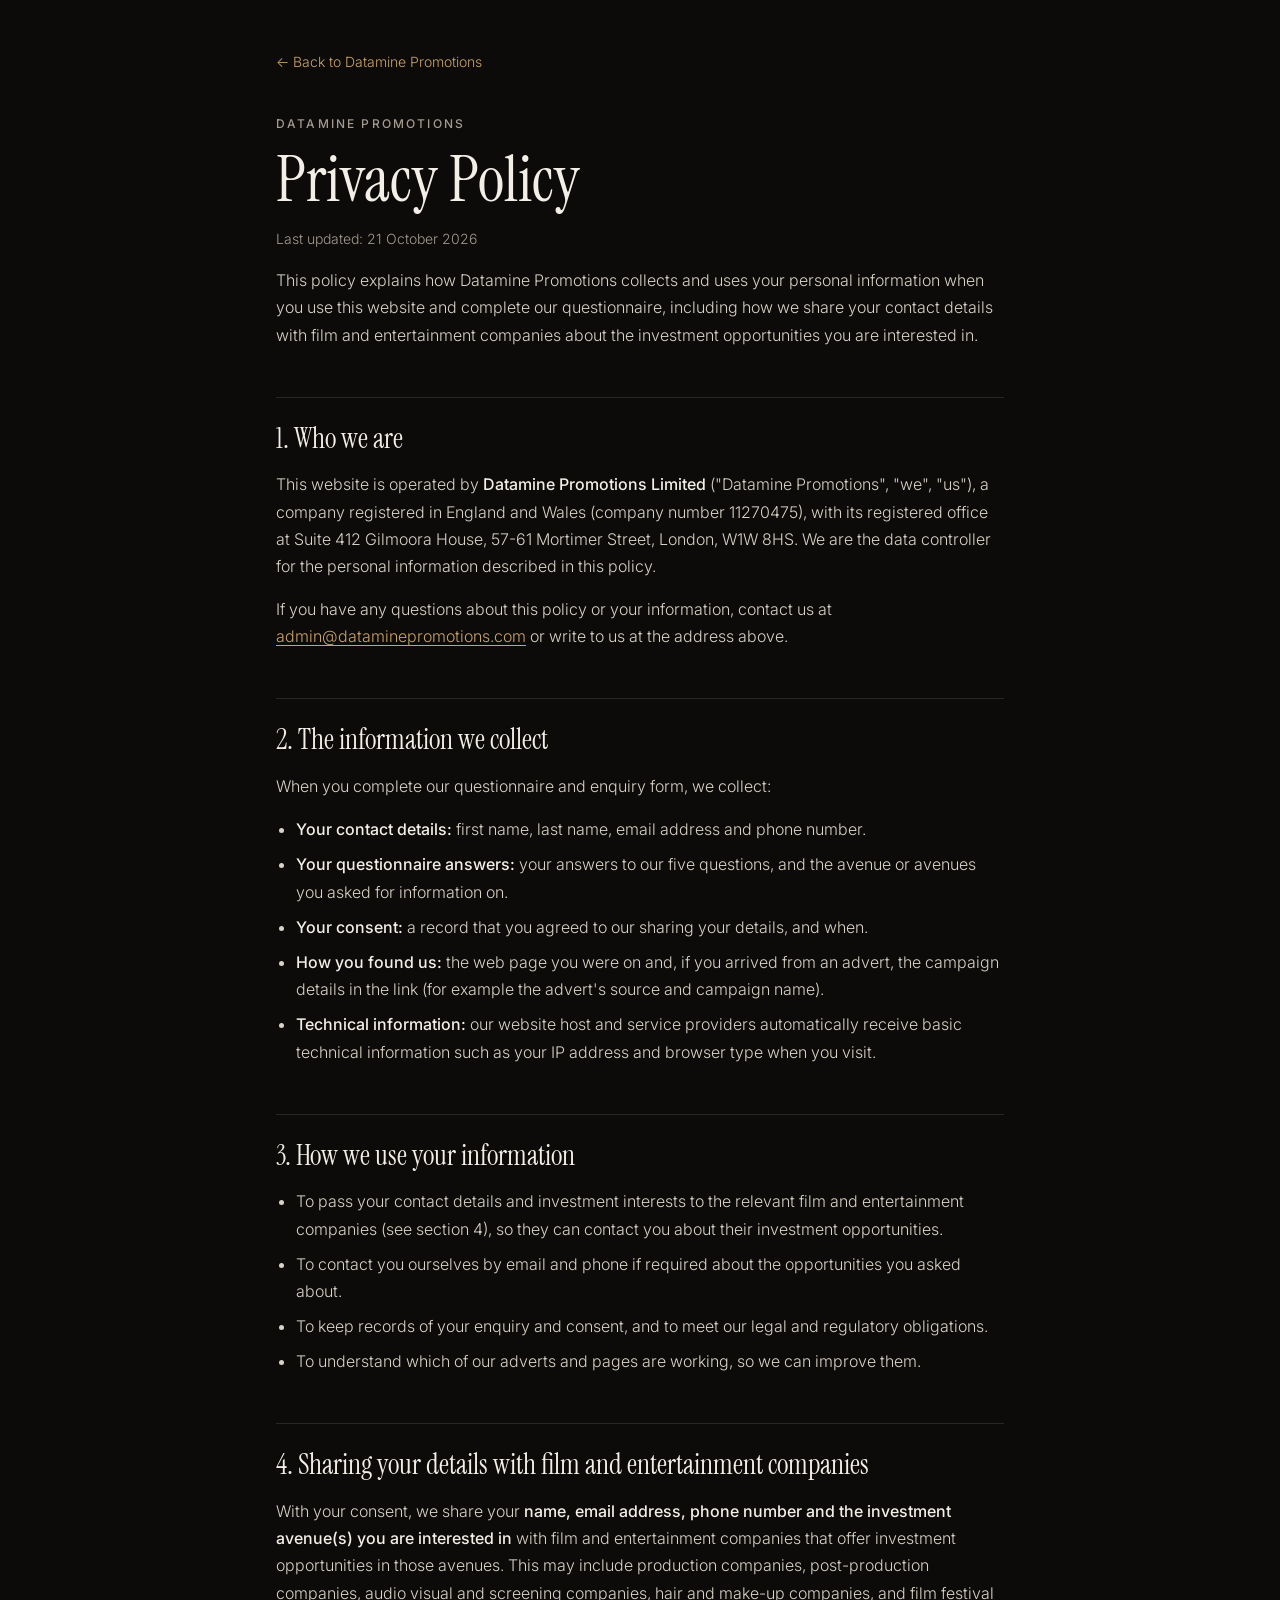
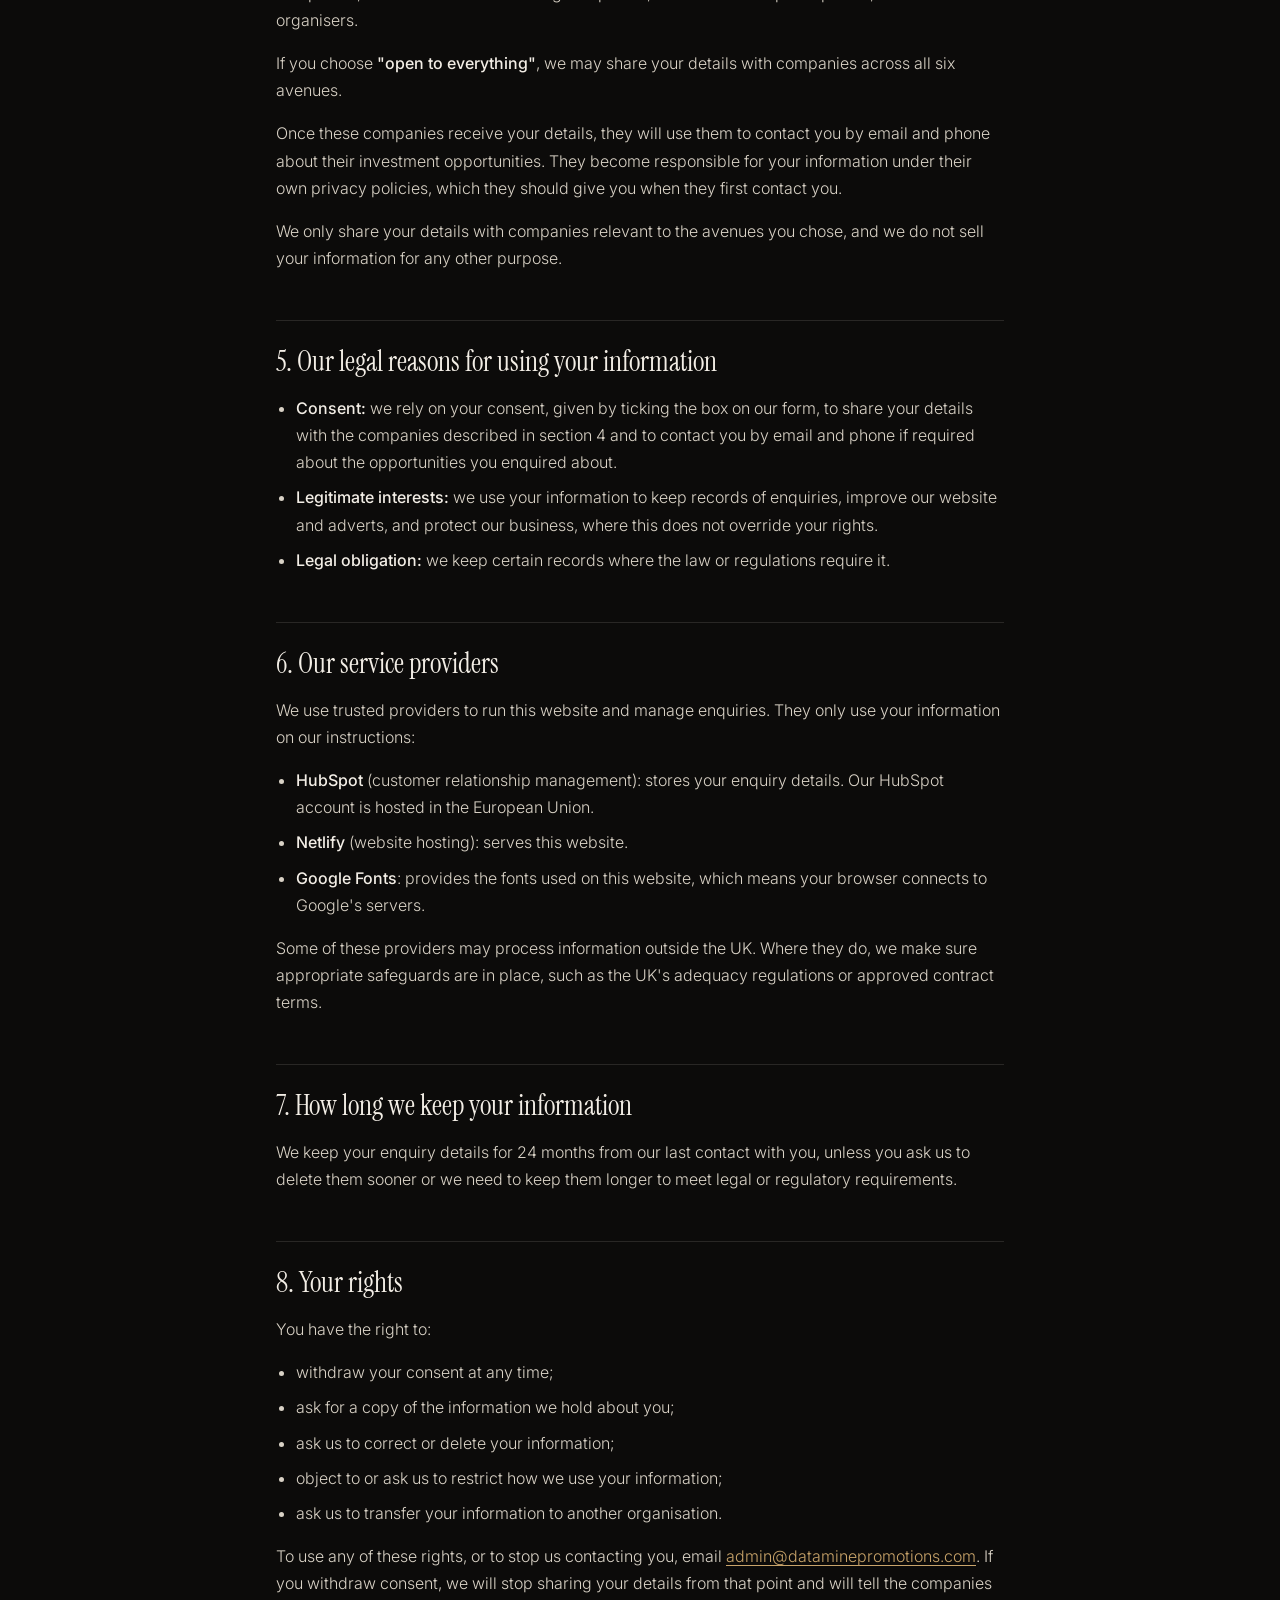
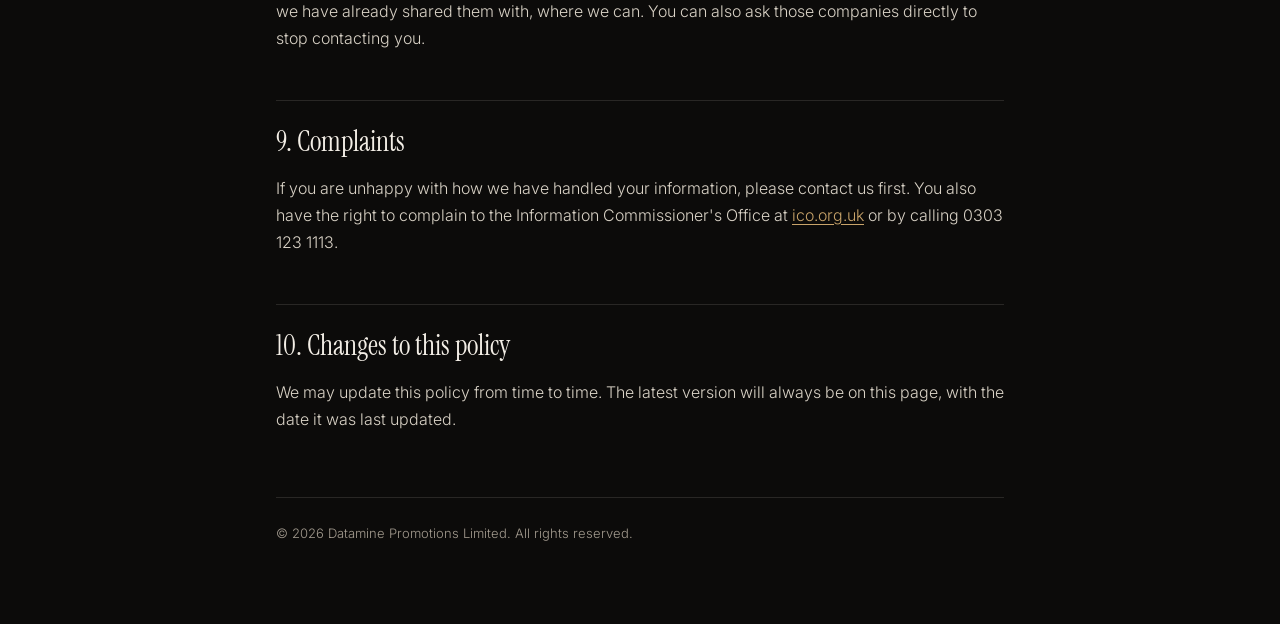
<file: privacy.html>
<!doctype html>
<html lang="en-GB">
<head>
  <!-- Google tag (gtag.js) -->
  <script async src="https://www.googletagmanager.com/gtag/js?id=G-FPSZ5S641R"></script>
  <script>
    window.dataLayer = window.dataLayer || [];
    function gtag(){dataLayer.push(arguments);}
    gtag('js', new Date());

    gtag('config', 'G-FPSZ5S641R');
    gtag('config', 'AW-18539783121');
  </script>
  <meta charset="utf-8">
  <meta name="viewport" content="width=device-width, initial-scale=1">
  <title>Privacy Policy | Datamine Promotions</title>
  <meta name="robots" content="noindex">
  <link rel="preconnect" href="https://fonts.googleapis.com">
  <link rel="preconnect" href="https://fonts.gstatic.com" crossorigin>
  <link href="https://fonts.googleapis.com/css2?family=Instrument+Serif:ital@0;1&family=Inter:wght@300;400;500;600&display=swap" rel="stylesheet">
  <style>
    :root {
      --bg: #0c0b0a;
      --ink: #f3eee6;
      --muted: #a39b8f;
      --line: rgba(243, 238, 230, 0.12);
      --accent: #c9a46a;
      --serif: "Instrument Serif", "Times New Roman", serif;
      --sans: "Inter", system-ui, -apple-system, "Segoe UI", sans-serif;
    }
    *, *::before, *::after { box-sizing: border-box; }
    body {
      margin: 0;
      background: var(--bg);
      color: var(--ink);
      font-family: var(--sans);
      font-weight: 300;
      font-size: 16px;
      line-height: 1.7;
      -webkit-font-smoothing: antialiased;
    }
    a { color: var(--accent); text-underline-offset: 3px; }
    .wrap { max-width: 760px; margin: 0 auto; padding: 48px 16px 80px; }
    .back { display: inline-block; margin-bottom: 40px; font-size: 14px; text-decoration: none; }
    .eyebrow { margin: 0 0 12px; font-size: 12px; font-weight: 500; letter-spacing: 0.18em; text-transform: uppercase; color: var(--muted); }
    h1 { margin: 0 0 12px; font-family: var(--serif); font-weight: 400; font-size: clamp(40px, 7vw, 64px); line-height: 1.05; }
    h2 { margin: 48px 0 12px; padding-top: 24px; border-top: 1px solid var(--line); font-family: var(--serif); font-weight: 400; font-size: 28px; line-height: 1.2; }
    p, li { color: #d9d2c6; }
    ul { padding-left: 20px; }
    li { margin-bottom: 8px; }
    strong { font-weight: 500; color: var(--ink); }
    .updated { color: var(--muted); font-size: 14px; }
    .fill { background: rgba(201, 164, 106, 0.18); color: var(--ink); padding: 0 4px; border-radius: 4px; }
    footer { margin-top: 64px; padding-top: 24px; border-top: 1px solid var(--line); font-size: 13px; color: var(--muted); }
    /* No text selection or copying on this page */
    body { -webkit-user-select: none; user-select: none; -webkit-touch-callout: none; }
  </style>
</head>
<body>
  <main class="wrap">
    <a class="back" href="index.html">&larr; Back to Datamine Promotions</a>
    <p class="eyebrow">Datamine Promotions</p>
    <h1>Privacy Policy</h1>
    <p class="updated">Last updated: 21 October 2026</p>

    <p>This policy explains how Datamine Promotions collects and uses your personal information when you use this website and complete our questionnaire, including how we share your contact details with film and entertainment companies about the investment opportunities you are interested in.</p>

    <h2>1. Who we are</h2>
    <p>This website is operated by <strong>Datamine Promotions Limited</strong> ("Datamine Promotions", "we", "us"), a company registered in England and Wales (company number 11270475), with its registered office at Suite 412 Gilmoora House, 57-61 Mortimer Street, London, W1W 8HS. We are the data controller for the personal information described in this policy.</p>
    <p>If you have any questions about this policy or your information, contact us at <a href="mailto:admin@dataminepromotions.com">admin@dataminepromotions.com</a> or write to us at the address above.</p>

    <h2>2. The information we collect</h2>
    <p>When you complete our questionnaire and enquiry form, we collect:</p>
    <ul>
      <li><strong>Your contact details:</strong> first name, last name, email address and phone number.</li>
      <li><strong>Your questionnaire answers:</strong> your answers to our five questions, and the avenue or avenues you asked for information on.</li>
      <li><strong>Your consent:</strong> a record that you agreed to our sharing your details, and when.</li>
      <li><strong>How you found us:</strong> the web page you were on and, if you arrived from an advert, the campaign details in the link (for example the advert's source and campaign name).</li>
      <li><strong>Technical information:</strong> our website host and service providers automatically receive basic technical information such as your IP address and browser type when you visit.</li>
    </ul>

    <h2>3. How we use your information</h2>
    <ul>
      <li>To pass your contact details and investment interests to the relevant film and entertainment companies (see section 4), so they can contact you about their investment opportunities.</li>
      <li>To contact you ourselves by email and phone if required about the opportunities you asked about.</li>
      <li>To keep records of your enquiry and consent, and to meet our legal and regulatory obligations.</li>
      <li>To understand which of our adverts and pages are working, so we can improve them.</li>
    </ul>

    <h2>4. Sharing your details with film and entertainment companies</h2>
    <p>With your consent, we share your <strong>name, email address, phone number and the investment avenue(s) you are interested in</strong> with film and entertainment companies that offer investment opportunities in those avenues. This may include production companies, post-production companies, audio visual and screening companies, hair and make-up companies, and film festival organisers.</p>
    <p>If you choose <strong>"open to everything"</strong>, we may share your details with companies across all six avenues.</p>
    <p>Once these companies receive your details, they will use them to contact you by email and phone about their investment opportunities. They become responsible for your information under their own privacy policies, which they should give you when they first contact you.</p>
    <p>We only share your details with companies relevant to the avenues you chose, and we do not sell your information for any other purpose.</p>

    <h2>5. Our legal reasons for using your information</h2>
    <ul>
      <li><strong>Consent:</strong> we rely on your consent, given by ticking the box on our form, to share your details with the companies described in section 4 and to contact you by email and phone if required about the opportunities you enquired about.</li>
      <li><strong>Legitimate interests:</strong> we use your information to keep records of enquiries, improve our website and adverts, and protect our business, where this does not override your rights.</li>
      <li><strong>Legal obligation:</strong> we keep certain records where the law or regulations require it.</li>
    </ul>

    <h2>6. Our service providers</h2>
    <p>We use trusted providers to run this website and manage enquiries. They only use your information on our instructions:</p>
    <ul>
      <li><strong>HubSpot</strong> (customer relationship management): stores your enquiry details. Our HubSpot account is hosted in the European Union.</li>
      <li><strong>Netlify</strong> (website hosting): serves this website.</li>
      <li><strong>Google Fonts</strong>: provides the fonts used on this website, which means your browser connects to Google's servers.</li>
    </ul>
    <p>Some of these providers may process information outside the UK. Where they do, we make sure appropriate safeguards are in place, such as the UK's adequacy regulations or approved contract terms.</p>

    <h2>7. How long we keep your information</h2>
    <p>We keep your enquiry details for 24 months from our last contact with you, unless you ask us to delete them sooner or we need to keep them longer to meet legal or regulatory requirements.</p>

    <h2>8. Your rights</h2>
    <p>You have the right to:</p>
    <ul>
      <li>withdraw your consent at any time;</li>
      <li>ask for a copy of the information we hold about you;</li>
      <li>ask us to correct or delete your information;</li>
      <li>object to or ask us to restrict how we use your information;</li>
      <li>ask us to transfer your information to another organisation.</li>
    </ul>
    <p>To use any of these rights, or to stop us contacting you, email <a href="mailto:admin@dataminepromotions.com">admin@dataminepromotions.com</a>. If you withdraw consent, we will stop sharing your details from that point and will tell the companies we have already shared them with, where we can. You can also ask those companies directly to stop contacting you.</p>

    <h2>9. Complaints</h2>
    <p>If you are unhappy with how we have handled your information, please contact us first. You also have the right to complain to the Information Commissioner's Office at <a href="https://ico.org.uk/make-a-complaint/" target="_blank" rel="noopener">ico.org.uk</a> or by calling 0303 123 1113.</p>

    <h2>10. Changes to this policy</h2>
    <p>We may update this policy from time to time. The latest version will always be on this page, with the date it was last updated.</p>

    <footer>&copy; <span id="year"></span> Datamine Promotions Limited. All rights reserved.</footer>
  </main>
  <script>
    document.getElementById("year").textContent = new Date().getFullYear();
    // Block copying, cutting and dragging text on this page
    ["copy", "cut", "dragstart"].forEach(function (type) {
      document.addEventListener(type, function (e) { e.preventDefault(); });
    });
  </script>
</body>
</html>
</file>
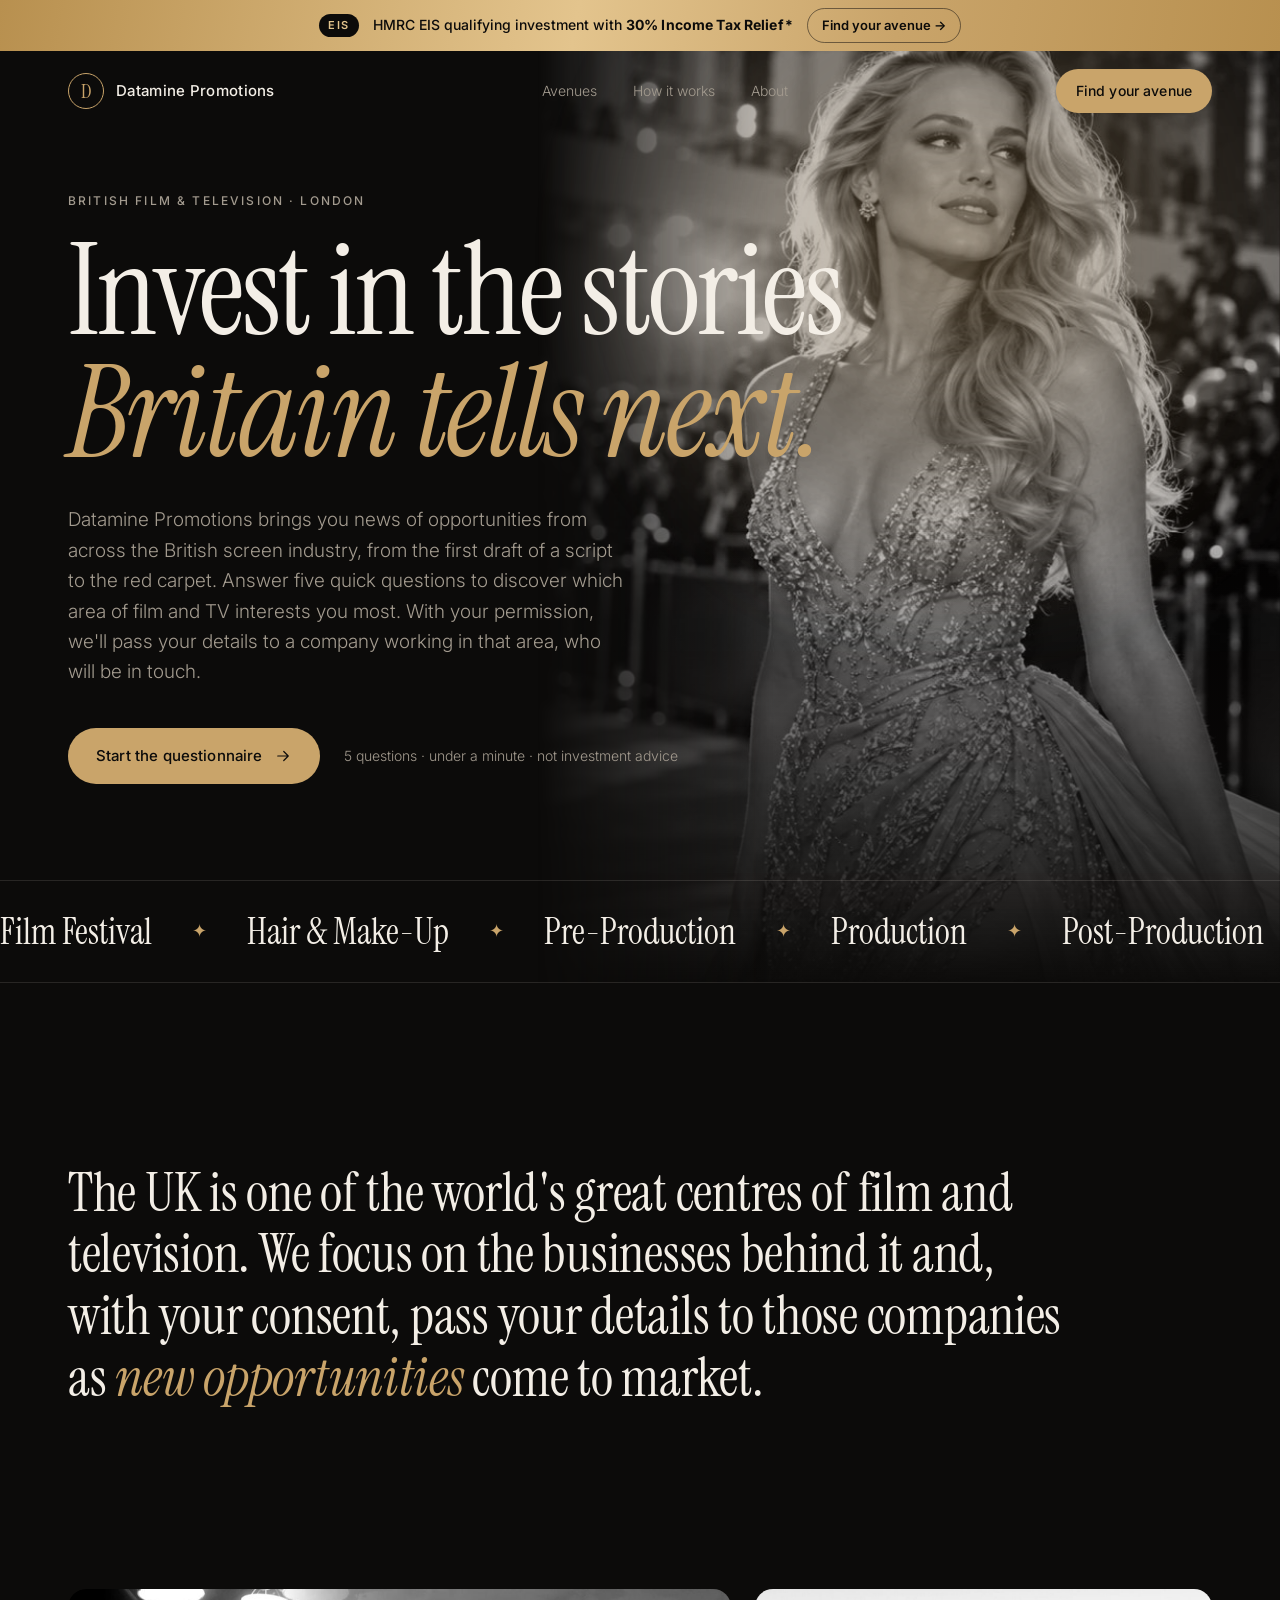
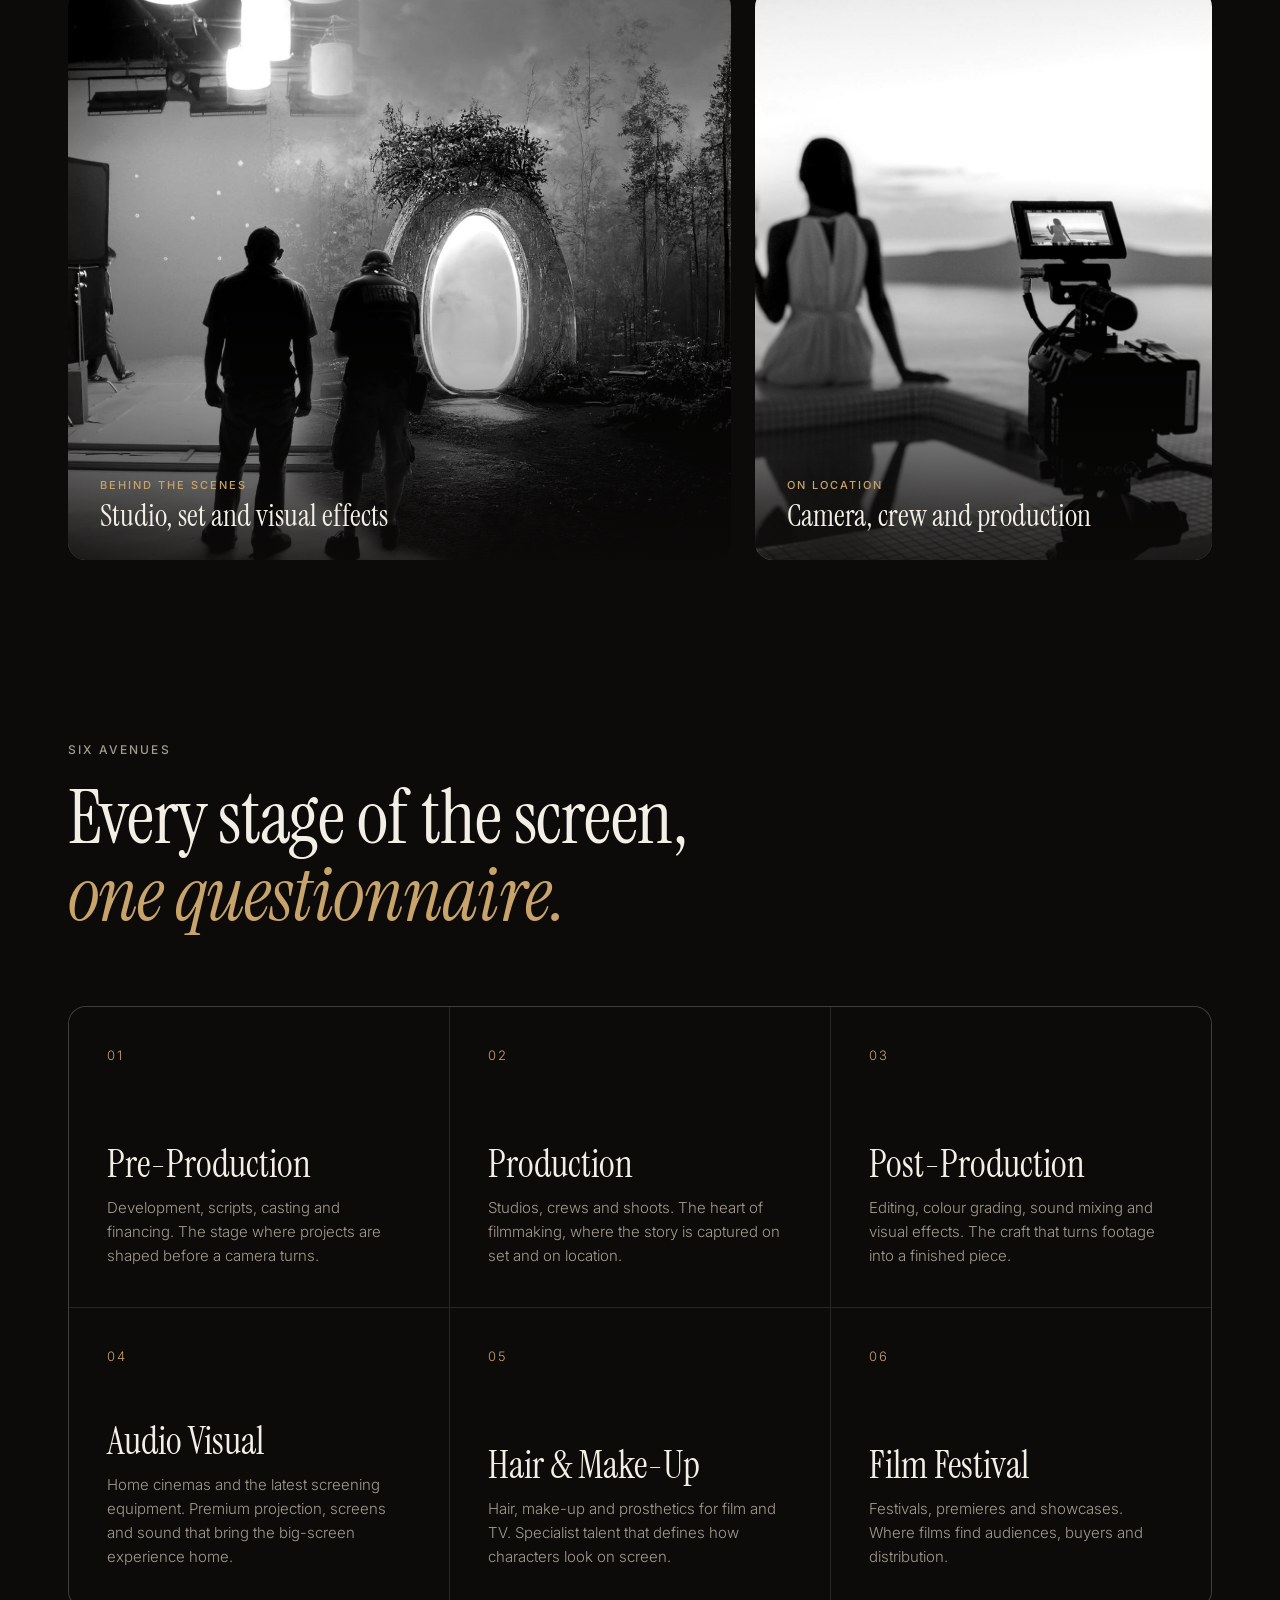
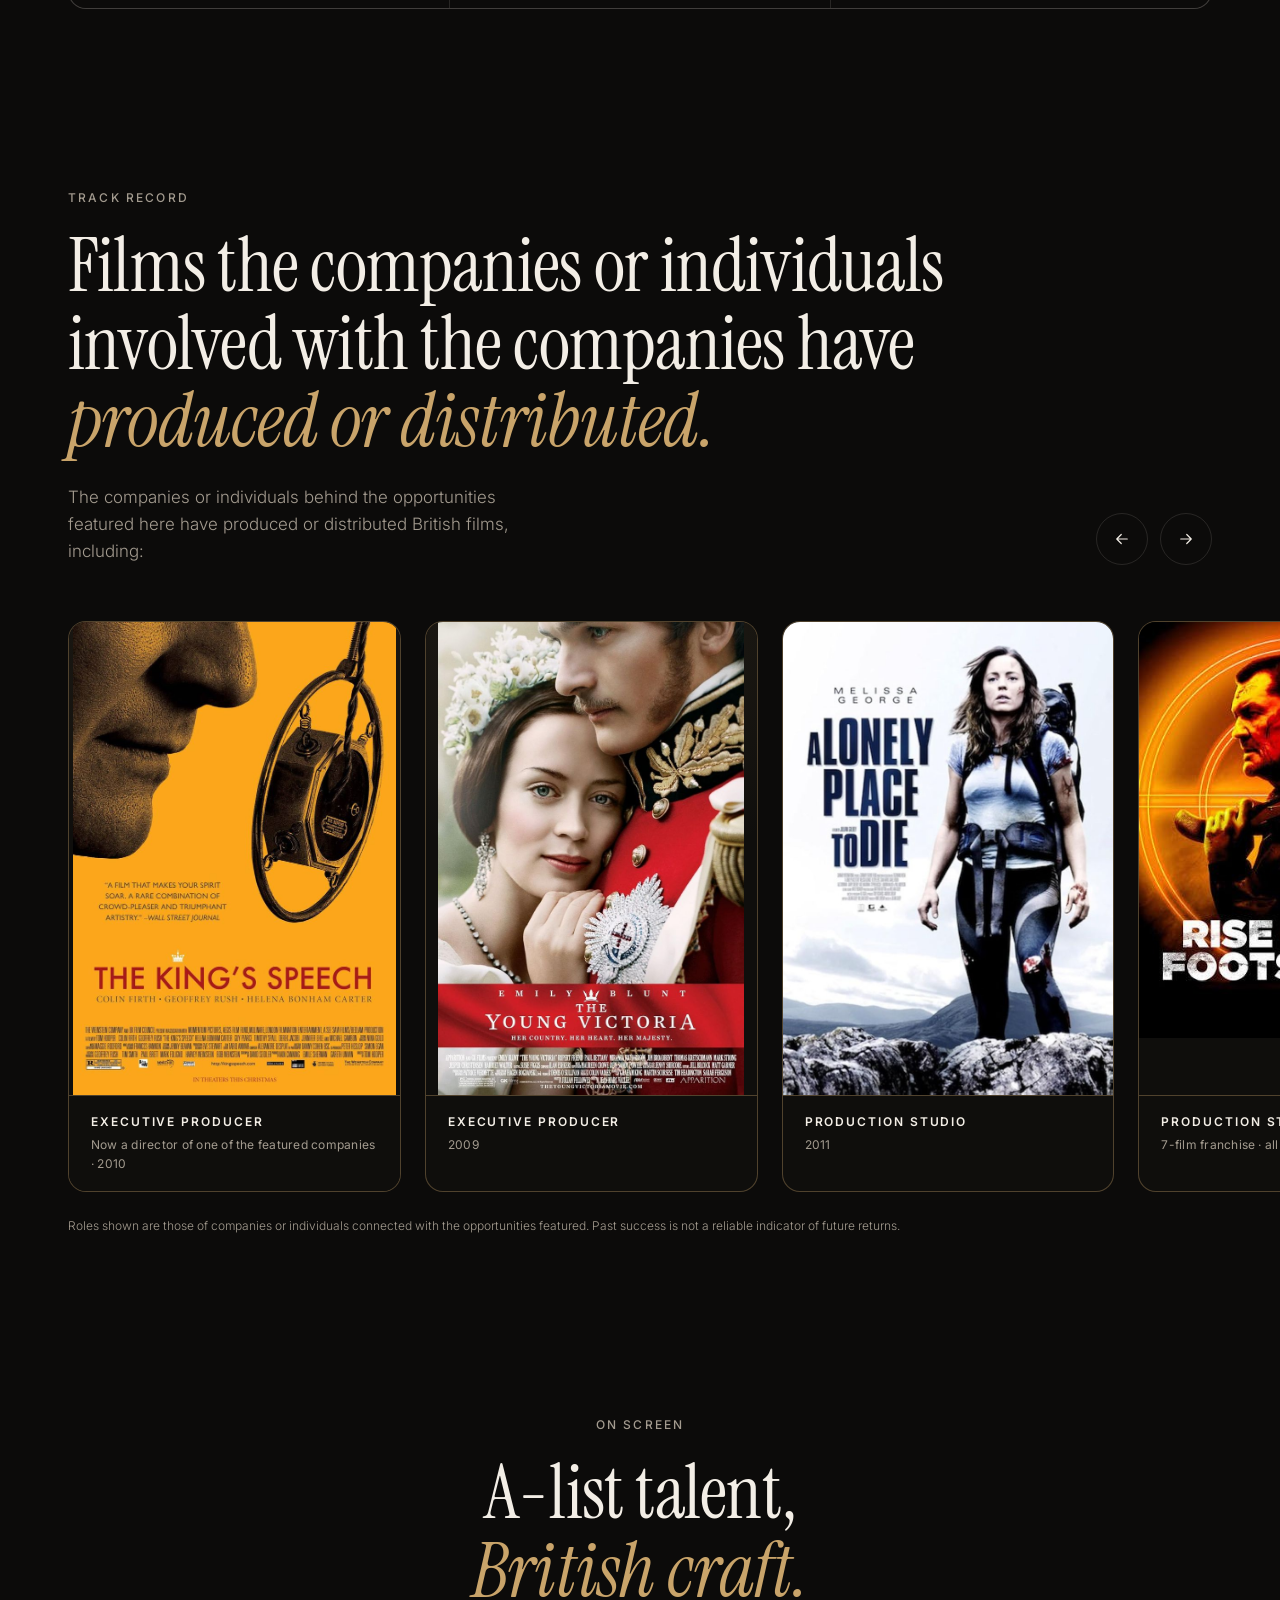
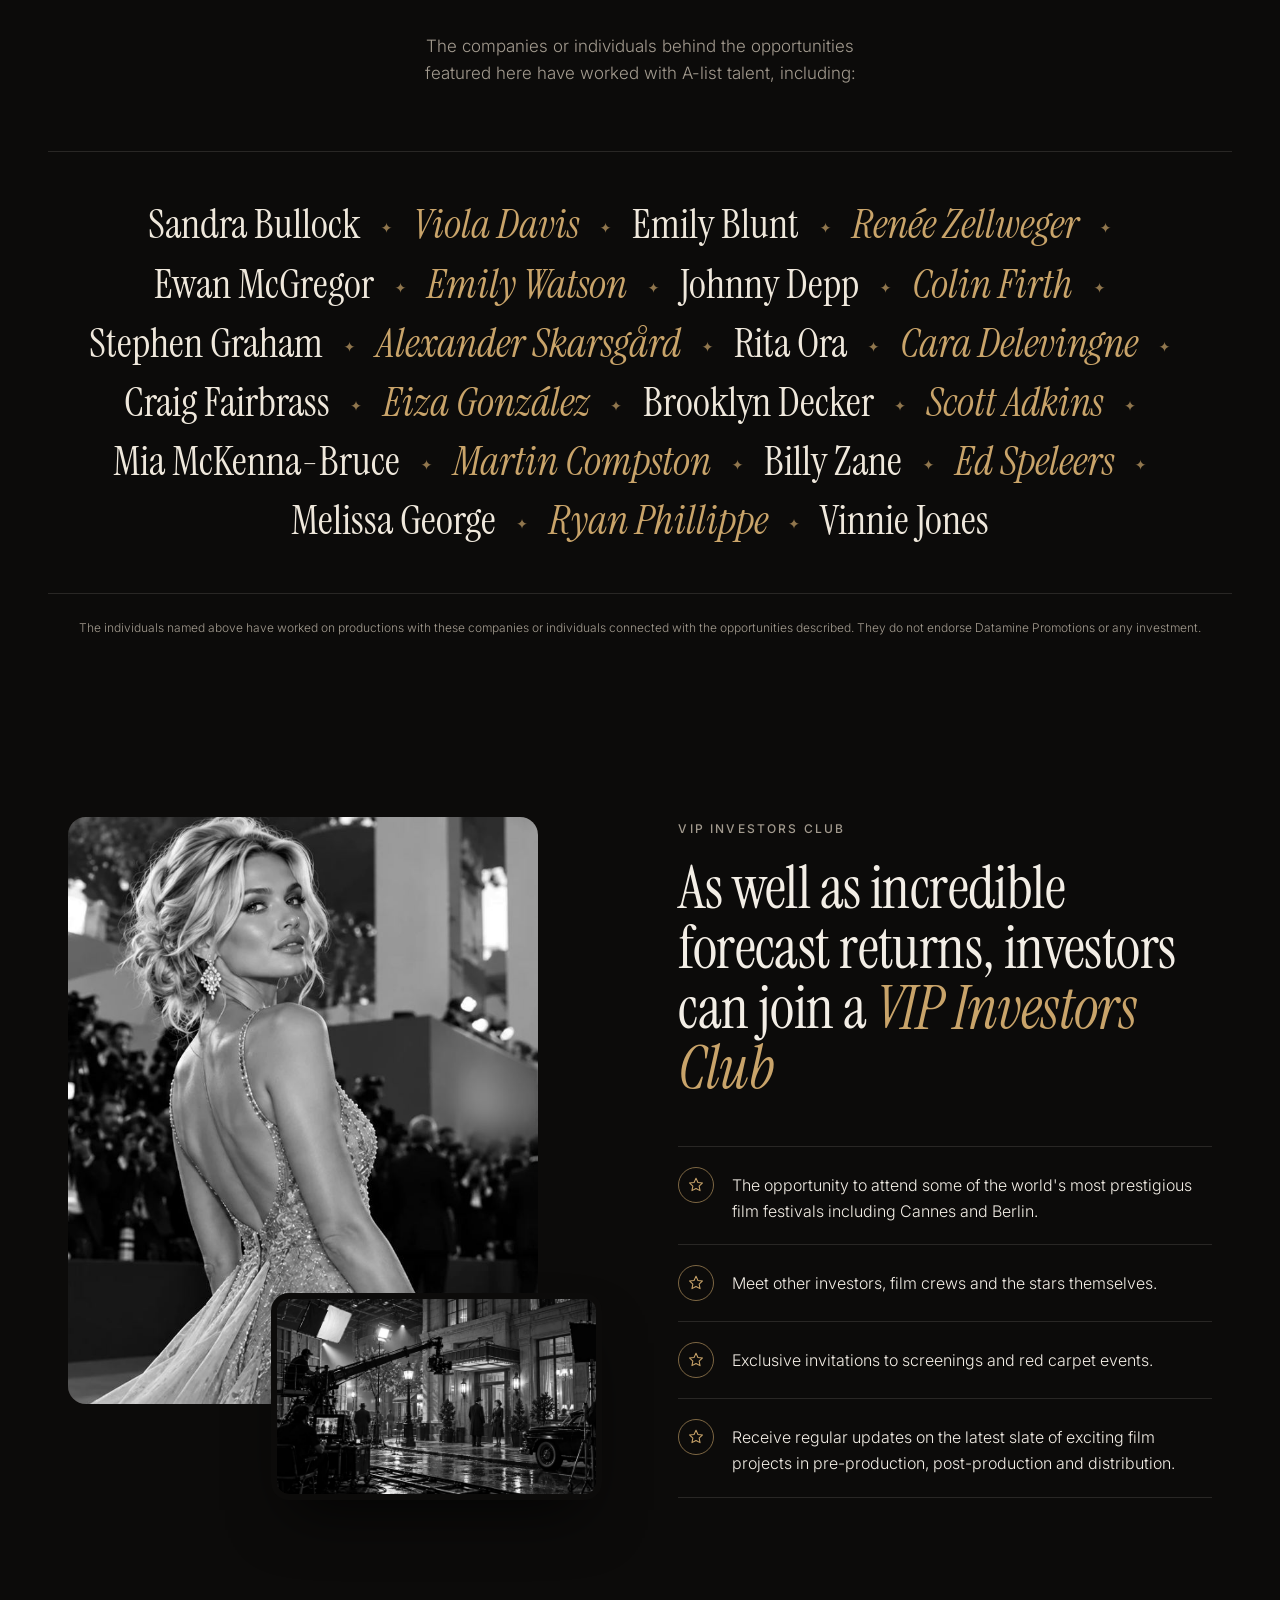
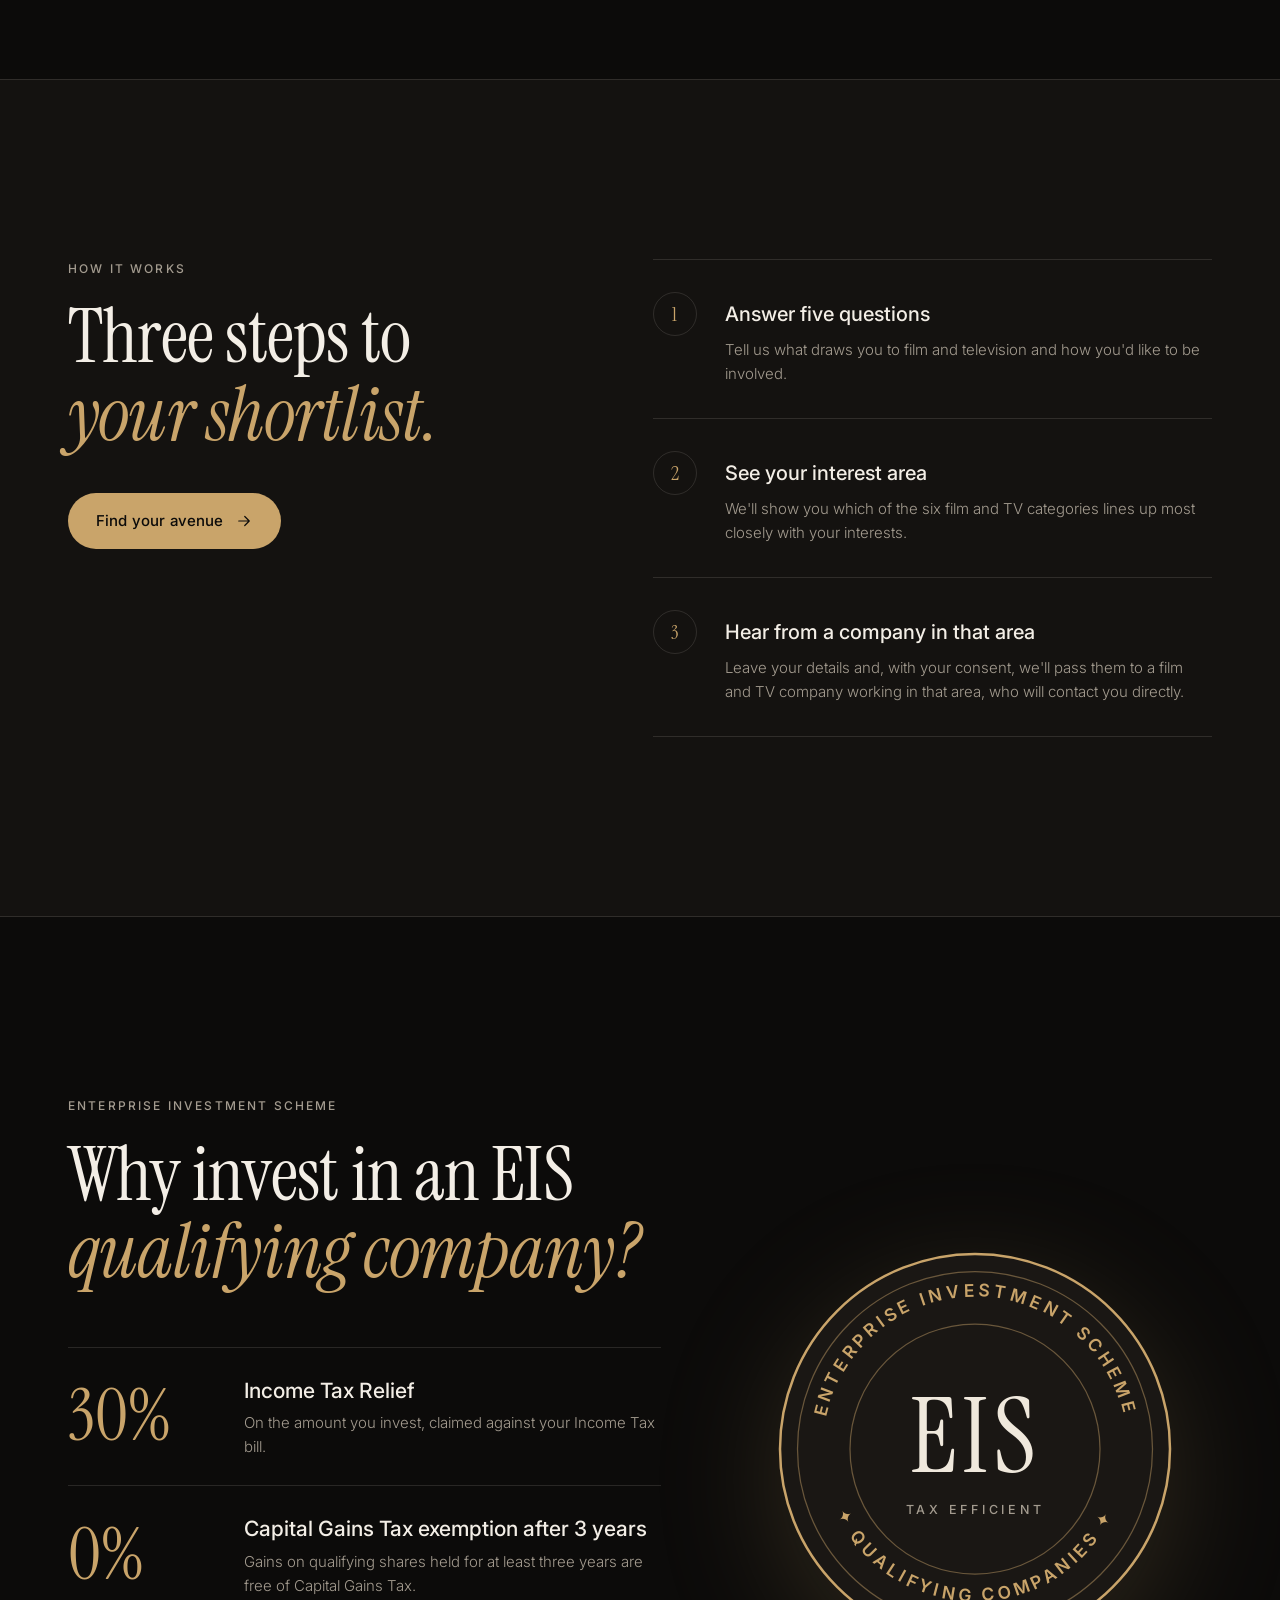
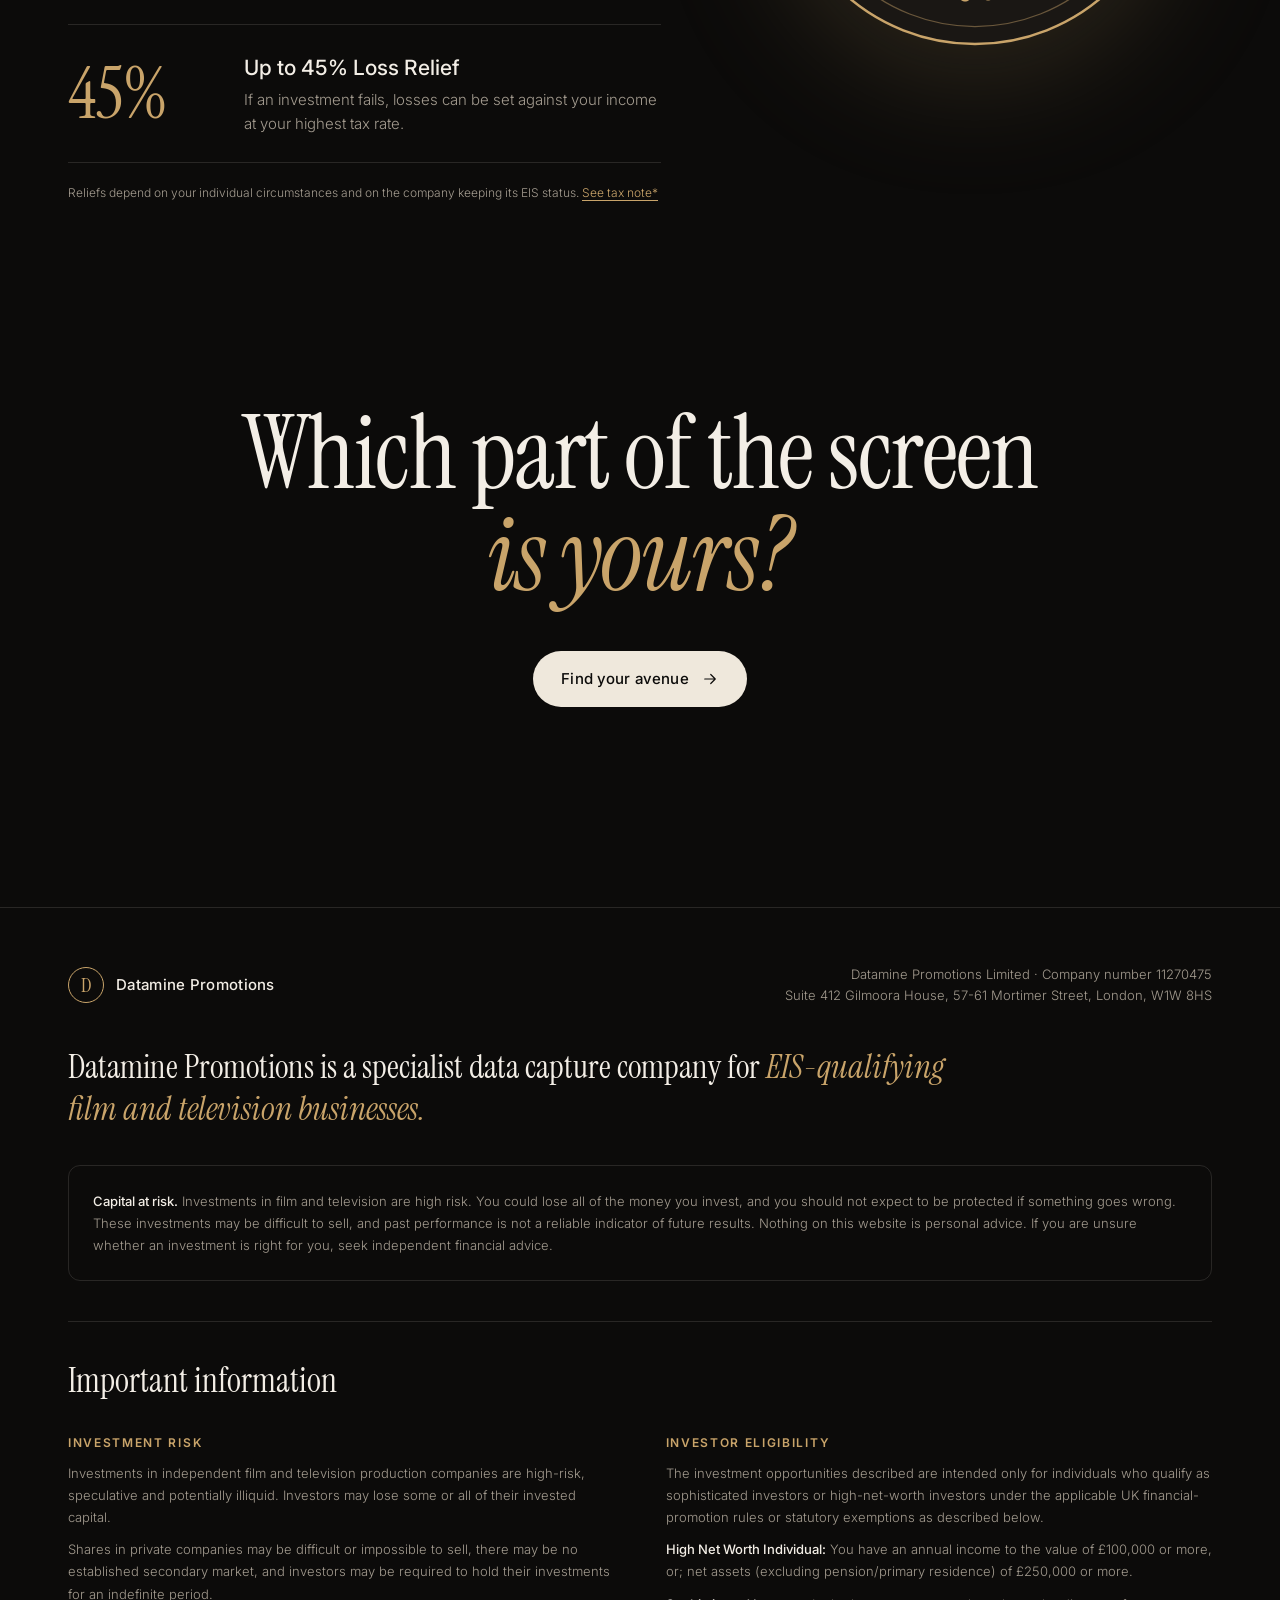
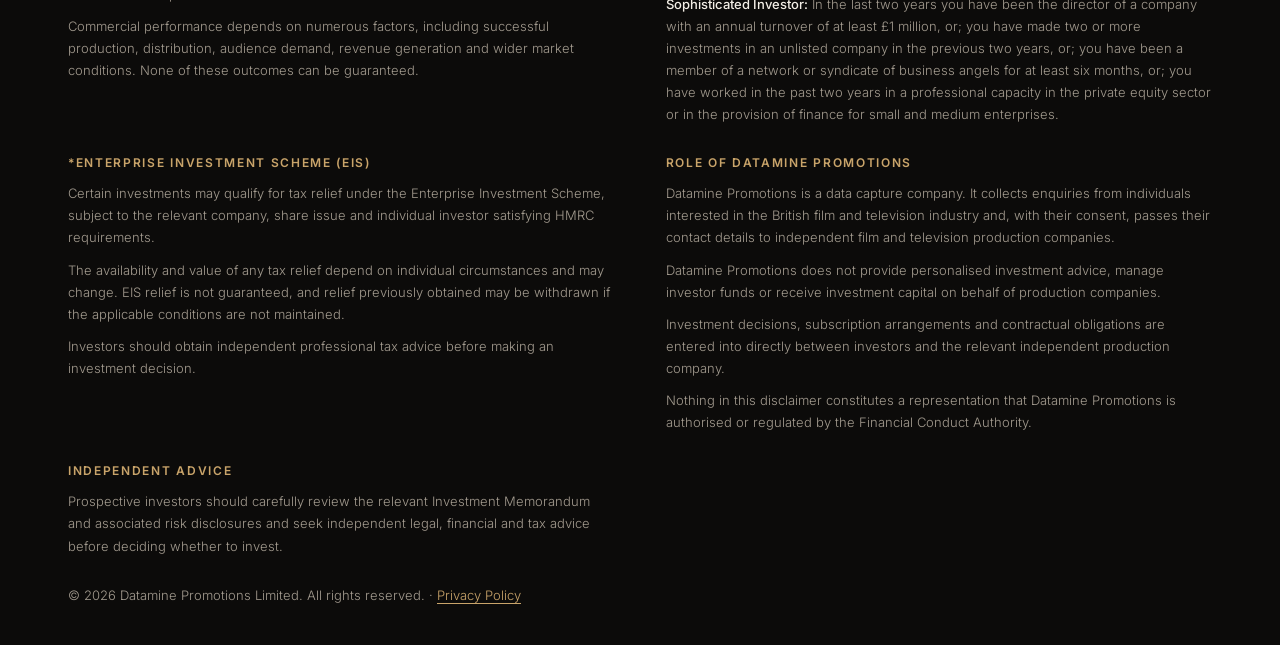
<file: soho-landing-page.html>
<!doctype html>
<html lang="en-GB">
<head>
  <meta charset="utf-8">
  <meta name="viewport" content="width=device-width, initial-scale=1">
  <title>Datamine Promotions | Film &amp; TV Investment Opportunities</title>
  <meta name="description" content="Datamine Promotions connects investors with opportunities across British film and television. Answer five questions to discover which area of British film and TV interests you most.">
  <link rel="icon" href="data:image/svg+xml,%3Csvg xmlns=%27http://www.w3.org/2000/svg%27 viewBox=%270 0 64 64%27%3E%3Ccircle cx=%2732%27 cy=%2732%27 r=%2730%27 fill=%27%230c0b0a%27 stroke=%27%23c9a46a%27 stroke-width=%272%27/%3E%3Ctext x=%2732%27 y=%2743%27 font-family=%27Georgia,serif%27 font-size=%2732%27 fill=%27%23c9a46a%27 text-anchor=%27middle%27%3ED%3C/text%3E%3C/svg%3E">
  <script>document.documentElement.classList.add("js");</script>
  <link rel="preconnect" href="https://fonts.googleapis.com">
  <link rel="preconnect" href="https://fonts.gstatic.com" crossorigin>
  <link href="https://fonts.googleapis.com/css2?family=Instrument+Serif:ital@0;1&family=Inter:wght@300;400;500;600&display=swap" rel="stylesheet">
  <style>
/* ---------- Tokens ---------- */
:root {
  --bg: #0c0b0a;
  --bg-2: #141210;
  --surface: #1a1714;
  --ink: #f3eee6;
  --muted: #a39b8f;
  --line: rgba(243, 238, 230, 0.12);
  --accent: #c9a46a;
  --accent-ink: #0c0b0a;
  --cream: #efe8dc;

  --serif: "Instrument Serif", "Times New Roman", serif;
  --sans: "Inter", system-ui, -apple-system, "Segoe UI", sans-serif;

  --radius: 18px;
  --ease: cubic-bezier(0.22, 1, 0.36, 1);
  --gutter: clamp(16px, 4vw, 48px);
}

/* ---------- Base ---------- */
*, *::before, *::after { box-sizing: border-box; }
html { scroll-behavior: smooth; }
body {
  margin: 0;
  background: var(--bg);
  color: var(--ink);
  font-family: var(--sans);
  font-weight: 300;
  font-size: 17px;
  line-height: 1.6;
  -webkit-font-smoothing: antialiased;
  overflow-x: hidden;
}
body.no-scroll { overflow: hidden; }
img { max-width: 100%; display: block; }
a { color: inherit; text-decoration: none; }
button { font: inherit; color: inherit; cursor: pointer; }
em { font-style: italic; color: var(--accent); }
[hidden] { display: none !important; }

.container {
  width: 100%;
  max-width: 1240px;
  margin: 0 auto;
  padding: 0 var(--gutter);
}

.eyebrow {
  margin: 0 0 20px;
  font-size: 12px;
  font-weight: 500;
  letter-spacing: 0.18em;
  text-transform: uppercase;
  color: var(--muted);
}

.section-head { margin-bottom: clamp(40px, 6vw, 72px); }
.section-title {
  margin: 0;
  font-family: var(--serif);
  font-weight: 400;
  font-size: clamp(40px, 6vw, 76px);
  line-height: 1.02;
  letter-spacing: -0.01em;
}

/* ---------- Buttons ---------- */
.btn {
  display: inline-flex;
  align-items: center;
  justify-content: center;
  gap: 12px;
  padding: 16px 28px;
  border: 0;
  border-radius: 999px;
  background: var(--accent);
  color: var(--accent-ink);
  font-size: 15px;
  font-weight: 500;
  letter-spacing: 0.01em;
  transition: transform 0.4s var(--ease), background 0.3s, box-shadow 0.4s var(--ease);
}
.btn:hover {
  transform: translateY(-2px);
  box-shadow: 0 12px 32px -12px rgba(201, 164, 106, 0.6);
}
.btn svg { transition: transform 0.4s var(--ease); }
.btn:hover svg { transform: translateX(4px); }
.btn--small { padding: 11px 20px; font-size: 14px; }
.btn--light { background: var(--cream); }
.btn--full { width: 100%; }
.btn:focus-visible,
.quiz__option:focus-visible,
.quiz__close:focus-visible,
.quiz__back:focus-visible { outline: 2px solid var(--accent); outline-offset: 3px; }

/* ---------- Logo ---------- */
.logo { display: inline-flex; align-items: center; gap: 12px; }
.logo__mark {
  display: grid;
  place-items: center;
  width: 36px;
  height: 36px;
  border: 1px solid var(--accent);
  border-radius: 50%;
  font-family: var(--serif);
  font-size: 20px;
  color: var(--accent);
  flex-shrink: 0;
}
.logo__mark--small { width: 30px; height: 30px; font-size: 17px; }
.logo__text { font-size: 15px; font-weight: 500; letter-spacing: 0.02em; }

/* ---------- Tax relief banner ---------- */
.promo {
  position: fixed;
  inset: 0 0 auto 0;
  z-index: 60;
  overflow: hidden;
  background: linear-gradient(100deg, #b8904f 0%, #e3c48d 45%, #c9a46a 70%, #b8904f 100%);
  color: var(--accent-ink);
}
.promo::after {
  content: "";
  position: absolute;
  inset: 0;
  background: linear-gradient(100deg, transparent 30%, rgba(255, 255, 255, 0.55) 50%, transparent 70%);
  transform: translateX(-100%);
  animation: shimmer 5s ease-in-out infinite;
  pointer-events: none;
}
@keyframes shimmer { 0%, 55% { transform: translateX(-100%); } 100% { transform: translateX(100%); } }
.promo__inner {
  position: relative;
  z-index: 1;
  display: flex;
  align-items: center;
  justify-content: center;
  gap: 14px;
  min-height: 46px;
  padding: 8px var(--gutter);
  text-align: center;
}
.promo__badge {
  flex-shrink: 0;
  padding: 3px 9px;
  border-radius: 999px;
  background: var(--accent-ink);
  color: #e3c48d;
  font-size: 11px;
  font-weight: 600;
  letter-spacing: 0.14em;
}
.promo__text { margin: 0; font-size: 14px; font-weight: 500; line-height: 1.35; }
.promo__text strong { font-weight: 700; letter-spacing: 0.01em; }
.promo__star { margin-left: 1px; font-weight: 700; text-decoration: none; }
.promo__cta {
  flex-shrink: 0;
  padding: 6px 14px;
  border: 1px solid rgba(12, 11, 10, 0.5);
  border-radius: 999px;
  background: transparent;
  font-size: 13px;
  font-weight: 600;
  color: var(--accent-ink);
  transition: background 0.3s, color 0.3s;
}
.promo__cta:hover { background: var(--accent-ink); color: #e3c48d; }
.promo__cta:focus-visible, .promo__star:focus-visible { outline: 2px solid var(--accent-ink); outline-offset: 2px; }


/* ---------- Nav ---------- */
.nav {
  position: fixed;
  inset: var(--banner-h, 46px) 0 auto 0;
  z-index: 50;
  padding: 18px 0;
  transition: background 0.4s, backdrop-filter 0.4s, border-color 0.4s;
  border-bottom: 1px solid transparent;
}
.nav.is-scrolled {
  background: rgba(12, 11, 10, 0.72);
  backdrop-filter: blur(14px);
  -webkit-backdrop-filter: blur(14px);
  border-color: var(--line);
}
.nav__inner { display: flex; align-items: center; justify-content: space-between; gap: 24px; }
.nav__links { display: flex; gap: 36px; font-size: 14px; color: var(--muted); }
.nav__links a { transition: color 0.3s; }
.nav__links a:hover { color: var(--ink); }

/* ---------- Hero ---------- */
.hero {
  position: relative;
  min-height: 100vh;
  min-height: 100svh;
  display: flex;
  flex-direction: column;
  justify-content: flex-end;
  padding-top: calc(140px + var(--banner-h, 46px));
  overflow: hidden;
}
.hero__media {
  position: absolute;
  top: 0;
  right: 0;
  bottom: 0;
  width: 58%;
  -webkit-mask-image: linear-gradient(to right, transparent 0%, #000 32%);
  mask-image: linear-gradient(to right, transparent 0%, #000 32%);
}
.hero__media::after {
  content: "";
  position: absolute;
  inset: 0;
  background: linear-gradient(to top, var(--bg) 0%, rgba(12, 11, 10, 0) 45%),
              rgba(12, 11, 10, 0.25);
}
.hero__media img {
  width: 100%;
  height: 100%;
  object-fit: cover;
  object-position: 28% 20%;
  animation: slowZoom 24s ease-out both;
}
@keyframes slowZoom { from { transform: scale(1.08); } }
.hero__glow {
  position: absolute;
  inset: -20% -10% auto auto;
  width: 70vw;
  height: 70vw;
  max-width: 900px;
  max-height: 900px;
  background: radial-gradient(circle at center, rgba(201, 164, 106, 0.28), rgba(201, 164, 106, 0) 65%);
  filter: blur(20px);
  animation: drift 14s ease-in-out infinite alternate;
  pointer-events: none;
}
@keyframes drift {
  from { transform: translate(0, 0) scale(1); }
  to   { transform: translate(-8%, 10%) scale(1.1); }
}
.hero__inner { position: relative; padding-bottom: clamp(56px, 8vw, 96px); }
.hero__title {
  margin: 0 0 32px;
  font-family: var(--serif);
  font-weight: 400;
  font-size: clamp(54px, 10vw, 150px);
  line-height: 0.95;
  letter-spacing: -0.02em;
}
.hero__lead {
  max-width: 560px;
  margin: 0 0 40px;
  font-size: clamp(16px, 1.6vw, 19px);
  color: var(--muted);
}
.hero__actions { display: flex; flex-wrap: wrap; align-items: center; gap: 24px; }

.hero__note { font-size: 14px; color: var(--muted); }

/* ---------- Marquee ---------- */
.marquee {
  position: relative;
  border-top: 1px solid var(--line);
  border-bottom: 1px solid var(--line);
  padding: 22px 0;
  overflow: hidden;
}
.marquee__track {
  display: flex;
  align-items: center;
  gap: 40px;
  width: max-content;
  animation: scroll 40s linear infinite;
  font-family: var(--serif);
  font-size: clamp(24px, 3vw, 36px);
  white-space: nowrap;
}
.marquee__track i { font-style: normal; font-size: 0.5em; color: var(--accent); }
@keyframes scroll { to { transform: translateX(-50%); } }

/* ---------- Statement ---------- */
.statement { padding: clamp(96px, 14vw, 180px) 0; }
.statement__text {
  margin: 0;
  max-width: 1000px;
  font-family: var(--serif);
  font-size: clamp(30px, 4.2vw, 56px);
  line-height: 1.15;
  letter-spacing: -0.005em;
}

/* ---------- Behind the scenes ---------- */
.scenes { padding: 0 0 clamp(96px, 14vw, 180px); }
.scenes__grid {
  display: grid;
  grid-template-columns: 1.45fr 1fr;
  gap: clamp(16px, 2vw, 24px);
}
.scene {
  position: relative;
  margin: 0;
  border-radius: var(--radius);
  overflow: hidden;
  aspect-ratio: 4 / 5;
  background: var(--surface);
}
.scene--wide { aspect-ratio: auto; }
.scene img {
  width: 100%;
  height: 100%;
  object-fit: cover;
  filter: grayscale(1);
  transition: transform 1.2s var(--ease);
}
.scene:hover img { transform: scale(1.04); }
.scene::after {
  content: "";
  position: absolute;
  inset: 0;
  background: linear-gradient(to top, rgba(12, 11, 10, 0.85) 0%, rgba(12, 11, 10, 0) 50%);
  pointer-events: none;
}
.scene figcaption {
  position: absolute;
  left: clamp(20px, 3vw, 32px);
  bottom: clamp(20px, 3vw, 28px);
  z-index: 1;
  font-family: var(--serif);
  font-size: clamp(22px, 2.4vw, 30px);
  line-height: 1.1;
}
.scene figcaption span {
  display: block;
  margin-bottom: 8px;
  font-family: var(--sans);
  font-size: 11px;
  font-weight: 500;
  letter-spacing: 0.18em;
  text-transform: uppercase;
  color: var(--accent);
}

/* ---------- Avenues ---------- */
.avenues { padding: 0 0 clamp(96px, 14vw, 180px); }
.grid {
  display: grid;
  grid-template-columns: repeat(3, 1fr);
  gap: 1px;
  background: var(--line);
  border: 1px solid var(--line);
  border-radius: var(--radius);
  overflow: hidden;
}
.card {
  position: relative;
  padding: clamp(28px, 3vw, 44px);
  min-height: 300px;
  display: flex;
  flex-direction: column;
  background: var(--bg);
  transition: background 0.5s var(--ease);
}
.card::after {
  content: "";
  position: absolute;
  left: 0; right: 0; bottom: 0;
  height: 2px;
  background: var(--accent);
  transform: scaleX(0);
  transform-origin: left;
  transition: transform 0.6s var(--ease);
}
.card:hover { background: var(--surface); }
.card:hover::after { transform: scaleX(1); }
.card__num { font-size: 13px; color: var(--accent); letter-spacing: 0.1em; margin-bottom: auto; }
.card h3 {
  margin: 48px 0 12px;
  font-family: var(--serif);
  font-weight: 400;
  font-size: clamp(30px, 3vw, 40px);
  line-height: 1.05;
}
.card p { margin: 0; color: var(--muted); font-size: 15px; }

/* ---------- A-list talent names ---------- */
.names { padding: 0 0 clamp(96px, 14vw, 180px); }
.names .container { max-width: 1520px; }
.names__head { text-align: center; display: flex; flex-direction: column; align-items: center; }
.names__head .talent__lead { margin-left: auto; margin-right: auto; }
.names__list {
  list-style: none;
  margin: clamp(40px, 5vw, 64px) auto 0;
  padding: clamp(28px, 4vw, 48px) 0;
  max-width: none;
  display: flex;
  flex-wrap: wrap;
  justify-content: center;
  align-items: baseline;
  gap: 10px 0;
  border-top: 1px solid var(--line);
  border-bottom: 1px solid var(--line);
  text-align: center;
}
.names__item {
  font-family: var(--serif);
  font-size: clamp(26px, 3.2vw, 44px);
  line-height: 1.2;
  color: var(--cream);
  white-space: nowrap;
}
.names__item--alt { font-style: italic; color: var(--accent); }
.names__item:not(:last-child)::after {
  content: "\2726";
  display: inline-block;
  margin: 0 clamp(12px, 1.6vw, 22px);
  font-family: var(--sans);
  font-style: normal;
  font-size: 0.35em;
  vertical-align: middle;
  color: rgba(201, 164, 106, 0.7);
}
.names__note { text-align: center; }

/* ---------- VIP Investors Club ---------- */
.vip { padding: 0 0 clamp(96px, 14vw, 180px); }
.vip__inner {
  display: grid;
  grid-template-columns: 1fr 1fr;
  gap: clamp(40px, 6vw, 96px);
  align-items: center;
}
.vip__media { position: relative; padding: 0 12% 18% 0; }
.vip__photo { margin: 0; border-radius: var(--radius); overflow: hidden; background: var(--surface); }
.vip__photo img { width: 100%; height: 100%; object-fit: cover; filter: grayscale(1); display: block; }
.vip__photo--main { aspect-ratio: 4 / 5; }
.vip__photo--main img { object-position: 46% 30%; }
.vip__photo--inset {
  position: absolute;
  right: 0;
  bottom: 0;
  width: 62%;
  aspect-ratio: 16 / 10;
  border: 6px solid var(--bg);
  box-shadow: 0 30px 60px -20px rgba(0, 0, 0, 0.7);
}
.vip .section-title { font-size: clamp(36px, 4.6vw, 60px); }
.vip__list { list-style: none; margin: clamp(32px, 4vw, 48px) 0 0; padding: 0; }
.vip__item {
  display: flex;
  gap: 18px;
  align-items: flex-start;
  padding: 20px 0;
  border-top: 1px solid var(--line);
  font-size: 16px;
  color: var(--ink);
}
.vip__item:last-child { border-bottom: 1px solid var(--line); }
.vip__icon {
  flex-shrink: 0;
  display: grid;
  place-items: center;
  width: 36px;
  height: 36px;
  border: 1px solid rgba(201, 164, 106, 0.6);
  border-radius: 50%;
  color: var(--accent);
}
.vip__item > span:last-child { padding-top: 6px; }

/* ---------- Process ---------- */
.process {
  padding: clamp(96px, 14vw, 180px) 0;
  background: var(--bg-2);
  border-top: 1px solid var(--line);
  border-bottom: 1px solid var(--line);
}
.process__inner {
  display: grid;
  grid-template-columns: 1fr 1.1fr;
  gap: clamp(40px, 6vw, 96px);
  align-items: start;
}
.process__cta { margin-top: clamp(28px, 4vw, 40px); }
.steps { list-style: none; margin: 0; padding: 0; }
.step {
  display: flex;
  gap: 28px;
  padding: 32px 0;
  border-top: 1px solid var(--line);
}
.step:last-child { border-bottom: 1px solid var(--line); }
.step__num {
  flex-shrink: 0;
  display: grid;
  place-items: center;
  width: 44px;
  height: 44px;
  border: 1px solid var(--line);
  border-radius: 50%;
  font-family: var(--serif);
  font-size: 20px;
  color: var(--accent);
}
.step h3 { margin: 6px 0 8px; font-size: 20px; font-weight: 500; }
.step p { margin: 0; color: var(--muted); font-size: 15px; }

/* ---------- Talent carousel ---------- */
.talent { padding: 0 0 clamp(96px, 14vw, 180px); overflow: hidden; }
.talent__head {
  display: flex;
  align-items: flex-end;
  justify-content: space-between;
  gap: 32px;
  margin-bottom: clamp(32px, 5vw, 56px);
}
.talent__lead { margin: 24px 0 0; max-width: 480px; color: var(--muted); }
.talent__controls { display: flex; gap: 12px; flex-shrink: 0; }
.talent__btn {
  display: grid;
  place-items: center;
  width: 52px;
  height: 52px;
  border: 1px solid var(--line);
  border-radius: 50%;
  background: transparent;
  color: var(--ink);
  transition: border-color 0.3s, background 0.3s;
}
.talent__btn:hover { border-color: var(--accent); background: rgba(201, 164, 106, 0.08); }
.talent__btn:focus-visible, .talent__track:focus-visible { outline: 2px solid var(--accent); outline-offset: 3px; }
.talent__track {
  display: flex;
  gap: clamp(14px, 2vw, 24px);
  overflow-x: auto;
  scroll-snap-type: x mandatory;
  scroll-behavior: smooth;
  scrollbar-width: none;
  padding: 0 max(var(--gutter), calc((100vw - 1240px) / 2 + var(--gutter)));
  scroll-padding: 0 max(var(--gutter), calc((100vw - 1240px) / 2 + var(--gutter)));
}
.talent__track::-webkit-scrollbar { display: none; }
.talent__card {
  position: relative;
  flex: 0 0 clamp(240px, 26vw, 340px);
  margin: 0;
  aspect-ratio: 3 / 4;
  border-radius: var(--radius);
  overflow: hidden;
  background: var(--surface);
  scroll-snap-align: start;
}
.talent__card img {
  width: 100%;
  height: 100%;
  object-fit: cover;
  object-position: center top;
  filter: grayscale(1);
  transition: transform 1.2s var(--ease);
}
.talent__card:hover img { transform: scale(1.04); }
.talent__card::after {
  content: "";
  position: absolute;
  inset: 0;
  background: linear-gradient(to top, rgba(12, 11, 10, 0.85) 0%, rgba(12, 11, 10, 0) 45%);
  pointer-events: none;
}
.talent__card figcaption {
  position: absolute;
  left: 22px;
  right: 22px;
  bottom: 20px;
  z-index: 1;
  font-family: var(--serif);
  font-size: clamp(24px, 2.4vw, 30px);
  line-height: 1.1;
}
/* Film title cards */
.film {
  aspect-ratio: 7 / 10;
  display: flex;
  flex-direction: column;
  justify-content: space-between;
  padding: clamp(22px, 2.4vw, 30px);
  border: 1px solid rgba(201, 164, 106, 0.35);
  background:
    radial-gradient(120% 70% at 50% 0%, rgba(201, 164, 106, 0.16), transparent 60%),
    linear-gradient(180deg, #1c1915 0%, #0f0e0c 100%);
  transition: border-color 0.5s var(--ease), transform 0.6s var(--ease);
}
.film::after { display: none; }
.film::before {
  content: "";
  position: absolute;
  inset: 10px;
  border: 1px solid rgba(243, 238, 230, 0.06);
  border-radius: calc(var(--radius) - 6px);
  pointer-events: none;
}
.film:hover { border-color: var(--accent); transform: translateY(-4px); }
.film__year {
  font-size: 12px;
  font-weight: 500;
  letter-spacing: 0.18em;
  text-transform: uppercase;
  color: var(--accent);
}
.film__title {
  margin: 0;
  font-family: var(--serif);
  font-weight: 400;
  font-size: clamp(34px, 3.4vw, 46px);
  line-height: 1;
  color: var(--cream);
}
.film__role {
  padding-top: 16px;
  border-top: 1px solid var(--line);
  font-size: 12px;
  font-weight: 600;
  letter-spacing: 0.16em;
  text-transform: uppercase;
  color: var(--ink);
}
.film__role small {
  display: block;
  margin-top: 4px;
  font-size: 12px;
  font-weight: 400;
  letter-spacing: 0.02em;
  text-transform: none;
  color: var(--muted);
}
/* Poster cards: full poster in a dark frame, role in a strip underneath */
.film--poster {
  aspect-ratio: auto;
  padding: 0;
  justify-content: flex-start;
  background: #0f0e0c;
}
.film--poster::before, .film--poster::after { display: none; }
.film--poster img {
  filter: none;
  display: block;
  width: 100%;
  height: auto;
  aspect-ratio: 7 / 10;
  object-fit: contain;
  background: radial-gradient(120% 80% at 50% 0%, rgba(201, 164, 106, 0.12), transparent 70%), #0f0e0c;
  transition: transform 1.2s var(--ease);
}
.film--poster:hover img { transform: scale(1.02); }
.film--poster .film__role {
  position: relative;
  z-index: 1;
  padding: 16px clamp(18px, 2vw, 22px) 18px;
  border-top: 1px solid rgba(201, 164, 106, 0.35);
  background: #0f0e0c;
}
.sr-only {
  position: absolute;
  width: 1px;
  height: 1px;
  margin: -1px;
  overflow: hidden;
  clip: rect(0 0 0 0);
  white-space: nowrap;
}
.talent__note { margin: 24px 0 0; font-size: 12px; color: var(--muted); }

/* ---------- EIS benefits ---------- */
.eis { padding: clamp(96px, 14vw, 180px) 0 0; }
.eis__inner {
  display: grid;
  grid-template-columns: 1.25fr 1fr;
  gap: clamp(40px, 6vw, 96px);
  align-items: center;
}
.eis__list { list-style: none; margin: clamp(32px, 5vw, 56px) 0 0; padding: 0; }
.eis__item {
  display: flex;
  align-items: center;
  gap: clamp(20px, 3vw, 36px);
  padding: 26px 0;
  border-top: 1px solid var(--line);
}
.eis__item:last-child { border-bottom: 1px solid var(--line); }
.eis__figure {
  flex: 0 0 clamp(96px, 11vw, 140px);
  font-family: var(--serif);
  font-size: clamp(48px, 6vw, 72px);
  line-height: 1;
  color: var(--accent);
}
.eis__text { color: var(--muted); font-size: 15px; }
.eis__text strong {
  display: block;
  margin-bottom: 4px;
  font-size: clamp(18px, 1.8vw, 21px);
  font-weight: 500;
  color: var(--ink);
}
.eis__note { margin: 20px 0 0; font-size: 12px; color: var(--muted); }
.eis__note a { color: var(--accent); text-decoration: underline; text-underline-offset: 3px; }
.eis__seal { display: grid; place-items: center; }
.eis__seal svg {
  width: 100%;
  max-width: 400px;
  filter: drop-shadow(0 30px 60px rgba(201, 164, 106, 0.18));
}
.seal__outer { fill: var(--surface); stroke: var(--accent); stroke-width: 2; }
.seal__line { fill: none; stroke: rgba(201, 164, 106, 0.45); stroke-width: 1; }
.seal__ring { fill: var(--accent); font-family: var(--sans); font-size: 14px; font-weight: 600; letter-spacing: 0.22em; }
.seal__mark { fill: var(--cream); font-family: var(--serif); font-size: 84px; letter-spacing: 0.04em; }
.seal__sub { fill: var(--muted); font-family: var(--sans); font-size: 10px; font-weight: 500; letter-spacing: 0.3em; }

/* ---------- CTA ---------- */
.cta { padding: clamp(110px, 16vw, 200px) 0; text-align: center; }
.cta__inner { display: flex; flex-direction: column; align-items: center; gap: 44px; }
.cta__title {
  margin: 0;
  font-family: var(--serif);
  font-weight: 400;
  font-size: clamp(44px, 8vw, 110px);
  line-height: 1;
  letter-spacing: -0.015em;
}

/* ---------- Footer ---------- */
.footer { padding: 56px 0 40px; border-top: 1px solid var(--line); }
.footer__top {
  display: flex;
  flex-wrap: wrap;
  justify-content: space-between;
  align-items: center;
  gap: 16px;
  margin-bottom: 40px;
}
.footer__contact { margin: 0; color: var(--muted); font-size: 13px; line-height: 1.6; text-align: right; }
@media (max-width: 720px) { .footer__contact { text-align: left; } }
.footer__about {
  max-width: 900px;
  margin: 0 0 36px;
  font-family: var(--serif);
  font-size: clamp(24px, 2.6vw, 34px);
  line-height: 1.25;
  color: var(--ink);
}
.footer__risk {
  padding: 24px;
  border: 1px solid var(--line);
  border-radius: 12px;
  font-size: 13px;
  line-height: 1.7;
  color: var(--muted);
}
.footer__risk p { margin: 0; }
.footer__risk strong { color: var(--ink); font-weight: 500; }
/* Important information / disclaimers */
.disclaimer { margin-top: 40px; padding-top: 32px; border-top: 1px solid var(--line); }
.disclaimer__title {
  margin: 0 0 24px;
  font-family: var(--serif);
  font-weight: 400;
  font-size: clamp(26px, 3vw, 34px);
  color: var(--ink);
}
.disclaimer__grid {
  display: grid;
  grid-template-columns: repeat(2, minmax(0, 1fr));
  gap: 28px clamp(28px, 4vw, 56px);
}
.disclaimer__block { scroll-margin-top: 140px; }
.disclaimer__block h3 {
  margin: 0 0 10px;
  font-size: 12px;
  font-weight: 600;
  letter-spacing: 0.14em;
  text-transform: uppercase;
  color: var(--accent);
}
.disclaimer__block p { margin: 0 0 10px; font-size: 13px; line-height: 1.7; color: var(--muted); }
.disclaimer__block p:last-child { margin-bottom: 0; }
.disclaimer__block strong { font-weight: 500; color: var(--ink); }
@media (max-width: 720px) { .disclaimer__grid { grid-template-columns: 1fr; } }

.footer__legal { margin: 28px 0 0; font-size: 13px; color: var(--muted); }

/* ---------- Reveal on scroll ----------
   Only hidden when the script is running, so the page never shows blank. */
.js .reveal {
  opacity: 0;
  transform: translateY(28px);
  transition: opacity 1s var(--ease), transform 1s var(--ease);
}
.js .reveal.is-visible { opacity: 1; transform: none; }

/* ---------- Questionnaire ---------- */
.quiz {
  position: fixed;
  inset: 0;
  z-index: 100;
  display: flex;
  align-items: center;
  justify-content: center;
  padding: 16px;
}
.quiz__backdrop {
  position: absolute;
  inset: 0;
  background: rgba(6, 5, 4, 0.8);
  backdrop-filter: blur(10px);
  -webkit-backdrop-filter: blur(10px);
  animation: fade 0.4s var(--ease);
}
.quiz__panel {
  position: relative;
  width: 100%;
  max-width: 720px;
  max-height: calc(100vh - 32px);
  max-height: calc(100svh - 32px);
  overflow-y: auto;
  background: var(--bg-2);
  border: 1px solid var(--line);
  border-radius: 24px;
  animation: rise 0.6s var(--ease);
}
@keyframes fade { from { opacity: 0; } }
@keyframes rise { from { opacity: 0; transform: translateY(24px) scale(0.98); } }

.quiz__top {
  position: sticky;
  top: 0;
  z-index: 1;
  display: flex;
  align-items: center;
  gap: 20px;
  padding: 20px 28px;
  background: var(--bg-2);
  border-bottom: 1px solid var(--line);
}
.quiz__progress {
  flex: 1;
  height: 2px;
  background: var(--line);
  border-radius: 2px;
  overflow: hidden;
}
.quiz__bar {
  display: block;
  height: 100%;
  width: 0;
  background: var(--accent);
  transition: width 0.6s var(--ease);
}
.quiz__close {
  display: grid;
  place-items: center;
  width: 38px;
  height: 38px;
  border: 1px solid var(--line);
  border-radius: 50%;
  background: transparent;
  color: var(--muted);
  transition: color 0.3s, border-color 0.3s;
}
.quiz__close:hover { color: var(--ink); border-color: var(--muted); }

.quiz__body { padding: clamp(28px, 5vw, 52px); }
.quiz__step { animation: stepIn 0.5s var(--ease); }
@keyframes stepIn { from { opacity: 0; transform: translateX(16px); } }

.quiz__count { margin: 0 0 12px; font-size: 13px; color: var(--accent); letter-spacing: 0.1em; }
.quiz__question {
  margin: 0 0 32px;
  font-family: var(--serif);
  font-weight: 400;
  font-size: clamp(30px, 4.5vw, 44px);
  line-height: 1.08;
}
.quiz__options { display: grid; gap: 12px; }
.quiz__option {
  display: flex;
  align-items: center;
  gap: 16px;
  width: 100%;
  padding: 18px 20px;
  text-align: left;
  background: transparent;
  border: 1px solid var(--line);
  border-radius: 14px;
  font-size: 16px;
  transition: border-color 0.3s, background 0.3s, transform 0.3s var(--ease);
}
.quiz__option:hover { border-color: var(--accent); background: rgba(201, 164, 106, 0.06); transform: translateX(4px); }
.quiz__option.is-selected { border-color: var(--accent); background: rgba(201, 164, 106, 0.12); }
.quiz__letter {
  flex-shrink: 0;
  display: grid;
  place-items: center;
  width: 30px;
  height: 30px;
  border: 1px solid var(--line);
  border-radius: 8px;
  font-size: 13px;
  color: var(--muted);
}
.quiz__option.is-selected .quiz__letter { background: var(--accent); border-color: var(--accent); color: var(--accent-ink); }

.quiz__back {
  margin-top: 24px;
  padding: 0;
  border: 0;
  background: none;
  font-size: 14px;
  color: var(--muted);
  transition: color 0.3s;
}
.quiz__back:hover { color: var(--ink); }

.quiz__result-title {
  margin: 0 0 16px;
  font-family: var(--serif);
  font-weight: 400;
  font-size: clamp(36px, 5.5vw, 56px);
  line-height: 1.02;
  color: var(--accent);
}
.quiz__result-text { margin: 0 0 32px; color: var(--muted); }

.quiz__result-intro { margin: 0 0 8px; color: var(--muted); }
.quiz__result-disclaimer { margin: -16px 0 28px; font-size: 12px; color: var(--muted); font-style: italic; }

/* ---------- Avenue choice ---------- */
.choice { margin: 0 0 12px; padding: 0; border: 0; display: grid; gap: 10px; }
.choice legend { padding: 0; margin-bottom: 12px; }
.choice__opt {
  display: flex;
  align-items: flex-start;
  gap: 14px;
  padding: 16px 18px;
  border: 1px solid var(--line);
  border-radius: 14px;
  cursor: pointer;
  font-size: 14px;
  line-height: 1.5;
  color: var(--muted);
  transition: border-color 0.3s, background 0.3s;
}
.choice__opt:hover { border-color: rgba(201, 164, 106, 0.6); }
.choice__opt:has(input:checked) { border-color: var(--accent); background: rgba(201, 164, 106, 0.1); }
.choice__opt input { margin-top: 3px; accent-color: var(--accent); width: 17px; height: 17px; flex-shrink: 0; }
.choice__opt strong { display: block; font-weight: 500; font-size: 15px; color: var(--ink); }
.choice__others {
  display: grid;
  grid-template-columns: 1fr 1fr;
  gap: 8px;
  margin: -2px 0 2px 32px;
}
.choice__others label {
  display: flex;
  align-items: center;
  gap: 10px;
  padding: 10px 12px;
  border: 1px solid var(--line);
  border-radius: 10px;
  font-size: 14px;
  color: var(--ink);
  cursor: pointer;
  transition: border-color 0.3s, background 0.3s;
}
.choice__others label:has(input:checked) { border-color: var(--accent); background: rgba(201, 164, 106, 0.08); }
.choice__others input { accent-color: var(--accent); width: 16px; height: 16px; flex-shrink: 0; }

/* ---------- Form ---------- */
.form {
  display: grid;
  gap: 16px;
  padding-top: 32px;
  border-top: 1px solid var(--line);
}
.form__intro { margin: 0 0 4px; font-weight: 500; }
.form__row { display: grid; grid-template-columns: 1fr 1fr; gap: 16px; }
.field { display: grid; gap: 8px; font-size: 13px; color: var(--muted); }
.field input {
  width: 100%;
  padding: 14px 16px;
  background: var(--bg);
  border: 1px solid var(--line);
  border-radius: 10px;
  color: var(--ink);
  font: inherit;
  font-size: 16px;
  transition: border-color 0.3s;
}
.field input:focus { outline: none; border-color: var(--accent); }
.field input.is-invalid { border-color: #d9776b; }
.check {
  display: flex;
  gap: 12px;
  align-items: flex-start;
  font-size: 13px;
  line-height: 1.55;
  color: var(--muted);
}
.check input { margin-top: 3px; accent-color: var(--accent); width: 16px; height: 16px; flex-shrink: 0; }
.form__error { margin: 0; font-size: 14px; color: #e08b80; }
.check a, .footer__legal a { color: var(--accent); text-decoration: underline; text-underline-offset: 3px; }
/* Spam trap: kept off-screen rather than display:none, which some bots skip */
.hp { position: absolute; left: -9999px; width: 1px; height: 1px; overflow: hidden; }
.quiz__restart { justify-self: center; margin-top: 4px; }

/* ---------- Responsive ---------- */
@media (max-width: 960px) {
  .grid { grid-template-columns: repeat(2, 1fr); }
  .process__inner { grid-template-columns: 1fr; }
}
@media (max-width: 720px) {
  .promo__inner { gap: 10px; justify-content: space-between; text-align: left; }
  .promo__text { font-size: 13px; }
  .promo__cta { display: none; }
  .hero__media {
    width: 100%;
    bottom: 35%;
    -webkit-mask-image: linear-gradient(to bottom, #000 55%, transparent 100%);
    mask-image: linear-gradient(to bottom, #000 55%, transparent 100%);
  }
  .hero__media img { object-position: 38% 15%; }
  .scenes__grid { grid-template-columns: 1fr; }
  .talent__head { align-items: flex-start; flex-direction: column; }
  .talent__card { flex-basis: 72vw; }
  .eis__inner { grid-template-columns: 1fr; }
  .vip__inner { grid-template-columns: 1fr; }
  .vip__media { padding: 0 8% 22% 0; }
  .eis__seal { order: -1; }
  .eis__seal svg { max-width: 220px; }
  .eis__item { align-items: flex-start; }
  .eis__figure { flex-basis: 84px; font-size: 44px; }
  .scene, .scene--wide { aspect-ratio: 4 / 3; }
  .nav__links { display: none; }
  .logo__text { font-size: 14px; }
  .grid { grid-template-columns: 1fr; }
  .card { min-height: 0; }
  .card h3 { margin-top: 28px; }
  .form__row { grid-template-columns: 1fr; }
  .choice__others { grid-template-columns: 1fr; margin-left: 0; }
  .quiz__top { padding: 16px 20px; }
}
@media (max-width: 420px) {
  .nav .btn--small { padding: 10px 14px; font-size: 13px; }
  .logo__text { display: none; }
}

@media (prefers-reduced-motion: reduce) {
  *, *::before, *::after { animation: none !important; transition: none !important; }
  .js .reveal { opacity: 1; transform: none; }
  html { scroll-behavior: auto; }
}
  </style>
</head>
<body>

  <!-- Tax relief banner -->
  <div class="promo" role="region" aria-label="Tax relief">
    <div class="promo__inner">
      <span class="promo__badge">EIS</span>
      <p class="promo__text">HMRC EIS qualifying investment with <strong>30% Income Tax Relief</strong><a href="#tax-note" class="promo__star" aria-label="See tax note">*</a></p>
      <button class="promo__cta" type="button" data-open-quiz>Find your avenue <span aria-hidden="true">&rarr;</span></button>
    </div>
  </div>

  <!-- Navigation -->
  <header class="nav" id="top">
    <div class="container nav__inner">
      <a href="#top" class="logo" aria-label="Datamine Promotions home">
        <span class="logo__mark">D</span>
        <span class="logo__text">Datamine Promotions</span>
      </a>
      <nav class="nav__links" aria-label="Main">
        <a href="#avenues">Avenues</a>
        <a href="#process">How it works</a>
        <a href="#about">About</a>
      </nav>
      <button class="btn btn--small" data-open-quiz>Find your avenue</button>
    </div>
  </header>

  <main>
    <!-- Hero -->
    <section class="hero">
      <div class="hero__media" aria-hidden="true">
        <img src="images/red-carpet.jpg" alt="" fetchpriority="high">
      </div>
      <div class="hero__glow" aria-hidden="true"></div>
      <div class="container hero__inner">
        <p class="eyebrow reveal">British Film &amp; Television &middot; London</p>
        <h1 class="hero__title reveal">
          Invest in the stories<br>
          <em>Britain tells next.</em>
        </h1>
        <p class="hero__lead reveal">
          Datamine Promotions brings you news of opportunities from across the British screen industry,
          from the first draft of a script to the red carpet. Answer five quick questions to discover
          which area of film and TV interests you most. With your permission, we'll pass your details to a company working in that area, who will be in touch.
        </p>
        <div class="hero__actions reveal">
          <button class="btn" data-open-quiz>
            Start the questionnaire
            <svg width="18" height="18" viewBox="0 0 24 24" fill="none" aria-hidden="true"><path d="M5 12h14M13 6l6 6-6 6" stroke="currentColor" stroke-width="1.6" stroke-linecap="round" stroke-linejoin="round"/></svg>
          </button>
          <span class="hero__note">5 questions &middot; under a minute &middot; not investment advice</span>
        </div>

      </div>

      <!-- Scrolling strip of avenues -->
      <div class="marquee" aria-hidden="true">
        <div class="marquee__track">
          <span>Film Festival</span><i>&#10022;</i>
          <span>Hair &amp; Make-Up</span><i>&#10022;</i>
          <span>Pre-Production</span><i>&#10022;</i>
          <span>Production</span><i>&#10022;</i>
          <span>Post-Production</span><i>&#10022;</i>
          <span>Audio Visual</span><i>&#10022;</i>
          <span>Film Festival</span><i>&#10022;</i>
          <span>Hair &amp; Make-Up</span><i>&#10022;</i>
          <span>Pre-Production</span><i>&#10022;</i>
          <span>Production</span><i>&#10022;</i>
          <span>Post-Production</span><i>&#10022;</i>
          <span>Audio Visual</span><i>&#10022;</i>
        </div>
      </div>
    </section>

    <!-- Intro statement -->
    <section class="statement" id="about">
      <div class="container">
        <p class="statement__text reveal">
          The UK is one of the world's great centres of film and television. We focus on the
          businesses behind it and, with your consent, pass your details to those companies as
          <em>new opportunities</em> come to market.
        </p>
      </div>
    </section>

    <!-- Behind the scenes -->
    <section class="scenes" aria-label="Behind the scenes">
      <div class="container scenes__grid">
        <figure class="scene scene--wide reveal">
          <img src="images/on-set-vfx.jpg" alt="Film crew on a studio set lit for visual effects" loading="lazy">
          <figcaption><span>Behind the scenes</span>Studio, set and visual effects</figcaption>
        </figure>
        <figure class="scene reveal">
          <img src="images/camera-on-location.jpg" alt="Cinema camera filming a scene on location at sunset" loading="lazy">
          <figcaption><span>On location</span>Camera, crew and production</figcaption>
        </figure>
      </div>
    </section>

    <!-- Six avenues -->
    <section class="avenues" id="avenues">
      <div class="container">
        <div class="section-head reveal">
          <p class="eyebrow">Six avenues</p>
          <h2 class="section-title">Every stage of the screen,<br><em>one questionnaire.</em></h2>
        </div>

        <div class="grid">
          <article class="card reveal">
            <span class="card__num">01</span>
            <h3>Pre-Production</h3>
            <p>Development, scripts, casting and financing. The stage where projects are shaped before a camera turns.</p>
          </article>
          <article class="card reveal">
            <span class="card__num">02</span>
            <h3>Production</h3>
            <p>Studios, crews and shoots. The heart of filmmaking, where the story is captured on set and on location.</p>
          </article>
          <article class="card reveal">
            <span class="card__num">03</span>
            <h3>Post-Production</h3>
            <p>Editing, colour grading, sound mixing and visual effects. The craft that turns footage into a finished piece.</p>
          </article>
          <article class="card reveal">
            <span class="card__num">04</span>
            <h3>Audio Visual</h3>
            <p>Home cinemas and the latest screening equipment. Premium projection, screens and sound that bring the big-screen experience home.</p>
          </article>
          <article class="card reveal">
            <span class="card__num">05</span>
            <h3>Hair &amp; Make-Up</h3>
            <p>Hair, make-up and prosthetics for film and TV. Specialist talent that defines how characters look on screen.</p>
          </article>
          <article class="card reveal">
            <span class="card__num">06</span>
            <h3>Film Festival</h3>
            <p>Festivals, premieres and showcases. Where films find audiences, buyers and distribution.</p>
          </article>
        </div>
      </div>
    </section>

    <!-- Films carousel -->
    <section class="talent" aria-labelledby="films-title">
      <div class="container">
        <div class="talent__head reveal">
          <div>
            <p class="eyebrow">Track record</p>
            <h2 class="section-title" id="films-title">Films the companies or individuals involved with the companies have <em>produced or distributed.</em></h2>
            <p class="talent__lead">The companies or individuals behind the opportunities featured here have produced or distributed British films, including:</p>
          </div>
          <div class="talent__controls">
            <button class="talent__btn" type="button" data-talent-prev aria-label="Previous">
              <svg width="18" height="18" viewBox="0 0 24 24" fill="none" aria-hidden="true"><path d="M19 12H5M11 6l-6 6 6 6" stroke="currentColor" stroke-width="1.6" stroke-linecap="round" stroke-linejoin="round"/></svg>
            </button>
            <button class="talent__btn" type="button" data-talent-next aria-label="Next">
              <svg width="18" height="18" viewBox="0 0 24 24" fill="none" aria-hidden="true"><path d="M5 12h14M13 6l6 6-6 6" stroke="currentColor" stroke-width="1.6" stroke-linecap="round" stroke-linejoin="round"/></svg>
            </button>
          </div>
        </div>
      </div>

      <div class="talent__track" tabindex="0" aria-label="Films carousel">
        <article class="talent__card film film--poster">
          <img src="images/poster-kings-speech.jpg" alt="The King&rsquo;s Speech film poster" loading="lazy">
          <h3 class="sr-only">The King&rsquo;s Speech</h3>
          <span class="film__role">Executive Producer<small>Now a director of one of the featured companies &middot; 2010</small></span>
        </article>
        <article class="talent__card film film--poster">
          <img src="images/poster-young-victoria.jpg" alt="The Young Victoria film poster" loading="lazy">
          <h3 class="sr-only">The Young Victoria</h3>
          <span class="film__role">Executive Producer<small>2009</small></span>
        </article>
        <article class="talent__card film film--poster">
          <img src="images/poster-lonely-place-to-die.jpg" alt="A Lonely Place to Die film poster" loading="lazy">
          <h3 class="sr-only">A Lonely Place to Die</h3>
          <span class="film__role">Production studio<small>2011</small></span>
        </article>
        <article class="talent__card film film--poster">
          <img src="images/poster-rise-of-the-footsoldier.jpg" alt="Rise of the Footsoldier film poster" loading="lazy">
          <h3 class="sr-only">Rise of the Footsoldier</h3>
          <span class="film__role">Production studio<small>7-film franchise &middot; all seven films</small></span>
        </article>
        <article class="talent__card film film--poster">
          <img src="images/poster-wee-man.jpg" alt="The Wee Man film poster" loading="lazy">
          <h3 class="sr-only">The Wee Man</h3>
          <span class="film__role">Production studio<small>2013</small></span>
        </article>
        <article class="talent__card film film--poster">
          <img src="images/poster-casual-encounters.jpg" alt="Casual Encounters film poster" loading="lazy">
          <h3 class="sr-only">Casual Encounters</h3>
          <span class="film__role">Sales distributor<small>2016</small></span>
        </article>
      </div>

      <div class="container">
        <p class="talent__note">Roles shown are those of companies or individuals connected with the opportunities featured. Past success is not a reliable indicator of future returns.</p>
      </div>
    </section>

    <!-- A-list talent (names only) -->
    <section class="names" aria-labelledby="names-title">
      <div class="container">
        <div class="names__head reveal">
          <p class="eyebrow">On screen</p>
          <h2 class="section-title" id="names-title">A-list talent,<br><em>British craft.</em></h2>
          <p class="talent__lead">The companies or individuals behind the opportunities featured here have worked with A-list talent, including:</p>
        </div>
        <ul class="names__list reveal" aria-label="A-list talent">
          <li class="names__item">Sandra Bullock</li>
          <li class="names__item names__item--alt">Viola Davis</li>
          <li class="names__item">Emily Blunt</li>
          <li class="names__item names__item--alt">Renée Zellweger</li>
          <li class="names__item">Ewan McGregor</li>
          <li class="names__item names__item--alt">Emily Watson</li>
          <li class="names__item">Johnny Depp</li>
          <li class="names__item names__item--alt">Colin Firth</li>
          <li class="names__item">Stephen Graham</li>
          <li class="names__item names__item--alt">Alexander Skarsgård</li>
          <li class="names__item">Rita Ora</li>
          <li class="names__item names__item--alt">Cara Delevingne</li>
          <li class="names__item">Craig Fairbrass</li>
          <li class="names__item names__item--alt">Eiza González</li>
          <li class="names__item">Brooklyn Decker</li>
          <li class="names__item names__item--alt">Scott Adkins</li>
          <li class="names__item">Mia McKenna-Bruce</li>
          <li class="names__item names__item--alt">Martin Compston</li>
          <li class="names__item">Billy Zane</li>
          <li class="names__item names__item--alt">Ed Speleers</li>
          <li class="names__item">Melissa George</li>
          <li class="names__item names__item--alt">Ryan Phillippe</li>
          <li class="names__item">Vinnie Jones</li>
        </ul>
        <p class="talent__note names__note">The individuals named above have worked on productions with these companies or individuals connected with the opportunities described. They do not endorse Datamine Promotions or any investment.</p>
      </div>
    </section>

    <!-- VIP Investors Club -->
    <section class="vip" aria-labelledby="vip-title">
      <div class="container vip__inner">
        <div class="vip__media reveal">
          <figure class="vip__photo vip__photo--main">
            <img src="images/vip-red-carpet.jpg" alt="Guest posing for photographers on a film festival red carpet" loading="lazy">
          </figure>
          <figure class="vip__photo vip__photo--inset">
            <img src="images/vip-on-set.jpg" alt="Film crew shooting a period street scene at night with a camera crane" loading="lazy">
          </figure>
        </div>
        <div class="vip__content">
          <div class="reveal">
            <p class="eyebrow">VIP Investors Club</p>
            <h2 class="section-title" id="vip-title">As well as incredible forecast returns, investors can join a <em>VIP Investors Club</em></h2>
          </div>
          <ul class="vip__list">
            <li class="vip__item reveal"><span class="vip__icon"><svg width="18" height="18" viewBox="0 0 24 24" fill="none" aria-hidden="true"><path d="M12 3l2.6 5.6 6.1.7-4.5 4.2 1.2 6L12 16.6 6.6 19.5l1.2-6L3.3 9.3l6.1-.7L12 3z" stroke="currentColor" stroke-width="1.4" stroke-linejoin="round"/></svg></span><span>The opportunity to attend some of the world's most prestigious film festivals including Cannes and Berlin.</span></li>
            <li class="vip__item reveal"><span class="vip__icon"><svg width="18" height="18" viewBox="0 0 24 24" fill="none" aria-hidden="true"><path d="M12 3l2.6 5.6 6.1.7-4.5 4.2 1.2 6L12 16.6 6.6 19.5l1.2-6L3.3 9.3l6.1-.7L12 3z" stroke="currentColor" stroke-width="1.4" stroke-linejoin="round"/></svg></span><span>Meet other investors, film crews and the stars themselves.</span></li>
            <li class="vip__item reveal"><span class="vip__icon"><svg width="18" height="18" viewBox="0 0 24 24" fill="none" aria-hidden="true"><path d="M12 3l2.6 5.6 6.1.7-4.5 4.2 1.2 6L12 16.6 6.6 19.5l1.2-6L3.3 9.3l6.1-.7L12 3z" stroke="currentColor" stroke-width="1.4" stroke-linejoin="round"/></svg></span><span>Exclusive invitations to screenings and red carpet events.</span></li>
            <li class="vip__item reveal"><span class="vip__icon"><svg width="18" height="18" viewBox="0 0 24 24" fill="none" aria-hidden="true"><path d="M12 3l2.6 5.6 6.1.7-4.5 4.2 1.2 6L12 16.6 6.6 19.5l1.2-6L3.3 9.3l6.1-.7L12 3z" stroke="currentColor" stroke-width="1.4" stroke-linejoin="round"/></svg></span><span>Receive regular updates on the latest slate of exciting film projects in pre-production, post-production and distribution.</span></li>
          </ul>
        </div>
      </div>
    </section>

    <!-- Process -->
    <section class="process" id="process">
      <div class="container process__inner">
        <div class="section-head reveal">
          <p class="eyebrow">How it works</p>
          <h2 class="section-title">Three steps to<br><em>your shortlist.</em></h2>
          <button class="btn process__cta" data-open-quiz>
            Find your avenue
            <svg width="18" height="18" viewBox="0 0 24 24" fill="none" aria-hidden="true"><path d="M5 12h14M13 6l6 6-6 6" stroke="currentColor" stroke-width="1.6" stroke-linecap="round" stroke-linejoin="round"/></svg>
          </button>
        </div>
        <ol class="steps">
          <li class="step reveal">
            <span class="step__num">1</span>
            <div>
              <h3>Answer five questions</h3>
              <p>Tell us what draws you to film and television and how you'd like to be involved.</p>
            </div>
          </li>
          <li class="step reveal">
            <span class="step__num">2</span>
            <div>
              <h3>See your interest area</h3>
              <p>We'll show you which of the six film and TV categories lines up most closely with your interests.</p>
            </div>
          </li>
          <li class="step reveal">
            <span class="step__num">3</span>
            <div>
              <h3>Hear from a company in that area</h3>
              <p>Leave your details and, with your consent, we'll pass them to a film and TV company working in that area, who will contact you directly.</p>
            </div>
          </li>
        </ol>
      </div>
    </section>

    <!-- EIS benefits -->
    <section class="eis" aria-labelledby="eis-title">
      <div class="container eis__inner">
        <div class="eis__content">
          <div class="reveal">
            <p class="eyebrow">Enterprise Investment Scheme</p>
            <h2 class="section-title" id="eis-title">Why invest in an EIS<br><em>qualifying company?</em></h2>
          </div>
          <ul class="eis__list">
            <li class="eis__item reveal">
              <span class="eis__figure">30%</span>
              <span class="eis__text"><strong>Income Tax Relief</strong>On the amount you invest, claimed against your Income Tax bill.</span>
            </li>
            <li class="eis__item reveal">
              <span class="eis__figure">0%</span>
              <span class="eis__text"><strong>Capital Gains Tax exemption after 3 years</strong>Gains on qualifying shares held for at least three years are free of Capital Gains Tax.</span>
            </li>
            <li class="eis__item reveal">
              <span class="eis__figure">45%</span>
              <span class="eis__text"><strong>Up to 45% Loss Relief</strong>If an investment fails, losses can be set against your income at your highest tax rate.</span>
            </li>
          </ul>
          <p class="eis__note reveal">Reliefs depend on your individual circumstances and on the company keeping its EIS status. <a href="#tax-note">See tax note*</a></p>
        </div>

        <div class="eis__seal reveal" aria-hidden="true">
          <svg viewBox="0 0 320 320">
            <defs>
              <path id="seal-top" d="M160,160 m-122,0 a122,122 0 1,1 244,0"/>
              <path id="seal-bottom" d="M38,160 a122,122 0 0,0 244,0"/>
            </defs>
            <circle cx="160" cy="160" r="156" class="seal__outer"/>
            <circle cx="160" cy="160" r="142" class="seal__line"/>
            <circle cx="160" cy="160" r="100" class="seal__line"/>
            <text class="seal__ring"><textPath href="#seal-top" startOffset="50%" text-anchor="middle">ENTERPRISE INVESTMENT SCHEME</textPath></text>
            <text class="seal__ring"><textPath href="#seal-bottom" startOffset="50%" text-anchor="middle">&#10022; QUALIFYING COMPANIES &#10022;</textPath></text>
            <text x="160" y="178" text-anchor="middle" class="seal__mark">EIS</text>
            <text x="160" y="212" text-anchor="middle" class="seal__sub">TAX EFFICIENT</text>
          </svg>
        </div>
      </div>
    </section>

    <!-- Final CTA -->
    <section class="cta">
      <div class="container cta__inner reveal">
        <h2 class="cta__title">Which part of the screen<br><em>is yours?</em></h2>
        <button class="btn btn--light" data-open-quiz>
          Find your avenue
          <svg width="18" height="18" viewBox="0 0 24 24" fill="none" aria-hidden="true"><path d="M5 12h14M13 6l6 6-6 6" stroke="currentColor" stroke-width="1.6" stroke-linecap="round" stroke-linejoin="round"/></svg>
        </button>
      </div>
    </section>
  </main>

  <footer class="footer">
    <div class="container">
      <div class="footer__top">
        <a href="#top" class="logo">
          <span class="logo__mark">D</span>
          <span class="logo__text">Datamine Promotions</span>
        </a>
        <p class="footer__contact">Datamine Promotions Limited &middot; Company number 11270475<br>Suite 412 Gilmoora House, 57-61 Mortimer Street, London, W1W 8HS</p>
      </div>
      <p class="footer__about">Datamine Promotions is a specialist data capture company for <em>EIS-qualifying film and television businesses.</em></p>
      <div class="footer__risk">
        <p><strong>Capital at risk.</strong> Investments in film and television are high risk. You could lose all of the money you invest, and you should not expect to be protected if something goes wrong. These investments may be difficult to sell, and past performance is not a reliable indicator of future results. Nothing on this website is personal advice. If you are unsure whether an investment is right for you, seek independent financial advice.</p>
      </div>
      <section class="disclaimer" aria-labelledby="disclaimer-title">
        <h2 class="disclaimer__title" id="disclaimer-title">Important information</h2>
        <div class="disclaimer__grid">
        <div class="disclaimer__block" id="risk">
          <h3>Investment Risk</h3>
          <p>Investments in independent film and television production companies are high-risk, speculative and potentially illiquid. Investors may lose some or all of their invested capital.</p>
          <p>Shares in private companies may be difficult or impossible to sell, there may be no established secondary market, and investors may be required to hold their investments for an indefinite period.</p>
          <p>Commercial performance depends on numerous factors, including successful production, distribution, audience demand, revenue generation and wider market conditions. None of these outcomes can be guaranteed.</p>
        </div>
        <div class="disclaimer__block" id="eligibility">
          <h3>Investor Eligibility</h3>
          <p>The investment opportunities described are intended only for individuals who qualify as sophisticated investors or high-net-worth investors under the applicable UK financial-promotion rules or statutory exemptions as described below.</p>
          <p><strong>High Net Worth Individual:</strong> You have an annual income to the value of &pound;100,000 or more, or; net assets (excluding pension/primary residence) of &pound;250,000 or more.</p>
          <p><strong>Sophisticated Investor:</strong> In the last two years you have been the director of a company with an annual turnover of at least &pound;1 million, or; you have made two or more investments in an unlisted company in the previous two years, or; you have been a member of a network or syndicate of business angels for at least six months, or; you have worked in the past two years in a professional capacity in the private equity sector or in the provision of finance for small and medium enterprises.</p>
        </div>
        <div class="disclaimer__block" id="tax-note">
          <h3>*Enterprise Investment Scheme (EIS)</h3>
          <p>Certain investments may qualify for tax relief under the Enterprise Investment Scheme, subject to the relevant company, share issue and individual investor satisfying HMRC requirements.</p>
          <p>The availability and value of any tax relief depend on individual circumstances and may change. EIS relief is not guaranteed, and relief previously obtained may be withdrawn if the applicable conditions are not maintained.</p>
          <p>Investors should obtain independent professional tax advice before making an investment decision.</p>
        </div>
        <div class="disclaimer__block" id="role">
          <h3>Role of Datamine Promotions</h3>
          <p>Datamine Promotions is a data capture company. It collects enquiries from individuals interested in the British film and television industry and, with their consent, passes their contact details to independent film and television production companies.</p>
          <p>Datamine Promotions does not provide personalised investment advice, manage investor funds or receive investment capital on behalf of production companies.</p>
          <p>Investment decisions, subscription arrangements and contractual obligations are entered into directly between investors and the relevant independent production company.</p>
          <p>Nothing in this disclaimer constitutes a representation that Datamine Promotions is authorised or regulated by the Financial Conduct Authority.</p>
        </div>
        <div class="disclaimer__block" id="advice">
          <h3>Independent Advice</h3>
          <p>Prospective investors should carefully review the relevant Investment Memorandum and associated risk disclosures and seek independent legal, financial and tax advice before deciding whether to invest.</p>
        </div>
        </div>
      </section>
      <p class="footer__legal">&copy; <span id="year"></span> Datamine Promotions Limited. All rights reserved. &middot; <a href="privacy.html">Privacy Policy</a></p>
    </div>
  </footer>

  <!-- Questionnaire -->
  <div class="quiz" id="quiz" role="dialog" aria-modal="true" aria-labelledby="quiz-heading" hidden>
    <div class="quiz__backdrop" data-close-quiz></div>
    <div class="quiz__panel">
      <div class="quiz__top">
        <span class="logo__mark logo__mark--small">D</span>
        <div class="quiz__progress" aria-hidden="true"><span class="quiz__bar"></span></div>
        <button class="quiz__close" data-close-quiz aria-label="Close questionnaire">
          <svg width="20" height="20" viewBox="0 0 24 24" fill="none" aria-hidden="true"><path d="M6 6l12 12M18 6L6 18" stroke="currentColor" stroke-width="1.6" stroke-linecap="round"/></svg>
        </button>
      </div>

      <div class="quiz__body">
        <!-- Question step (filled by script.js) -->
        <div class="quiz__step" data-step="question">
          <p class="quiz__count"></p>
          <h2 class="quiz__question" id="quiz-heading"></h2>
          <div class="quiz__options" role="list"></div>
          <button class="quiz__back" type="button">&larr; Back</button>
        </div>

        <!-- Result + details form -->
        <div class="quiz__step" data-step="result" hidden>
          <p class="eyebrow">Your interest area</p>
          <p class="quiz__result-intro">Based on your answers, the area of film and TV that interests you most is:</p>
          <h2 class="quiz__result-title"></h2>
          <p class="quiz__result-text"></p>
          <p class="quiz__result-disclaimer">This reflects your interests only. It is not investment advice or a recommendation that any investment is suitable for you.</p>

          <form class="form" id="lead-form" novalidate>
            <fieldset class="choice">
              <legend class="form__intro">Which area would you like to hear about?</legend>
              <label class="choice__opt">
                <input type="radio" name="interest" value="match" checked>
                <span><strong>This area: <span class="choice__match"></span></strong></span>
              </label>
              <label class="choice__opt">
                <input type="radio" name="interest" value="other">
                <span><strong>I'd prefer a different avenue</strong>Tick as many as you like.</span>
              </label>
              <div class="choice__others" hidden></div>
              <label class="choice__opt">
                <input type="radio" name="interest" value="all">
                <span><strong>I'm open to everything</strong>Actually I'm open to all avenues of the British film and TV industry. I'd like to talk to someone about all the options.</span>
              </label>
            </fieldset>

            <p class="form__intro">Your contact details</p>
            <div class="form__row">
              <label class="field">
                <span>First name</span>
                <input type="text" name="firstName" autocomplete="given-name" required>
              </label>
              <label class="field">
                <span>Last name</span>
                <input type="text" name="lastName" autocomplete="family-name" required>
              </label>
            </div>
            <label class="field">
              <span>Email</span>
              <input type="email" name="email" autocomplete="email" required>
            </label>
            <label class="field">
              <span>Phone</span>
              <input type="tel" name="phone" autocomplete="tel" required>
            </label>
            <label class="check">
              <input type="checkbox" name="consent" required>
              <span>I agree to Datamine Promotions passing my contact details to the film and entertainment companies relevant to the investment opportunities I've chosen. I understand they may contact me by email and phone with information about those opportunities. I understand these investments are high risk and my capital is at risk. See our <a href="privacy.html" target="_blank" rel="noopener">Privacy Policy</a>.</span>
            </label>
            <!-- Spam trap: hidden from people, often filled in by bots. Never sent to HubSpot. -->
            <div class="hp" aria-hidden="true">
              <label>Do not fill this in <input type="text" name="hp_check" tabindex="-1" autocomplete="off"></label>
            </div>
            <p class="form__error" role="alert" hidden></p>
            <button class="btn btn--full" type="submit">Submit my details</button>
            <button class="quiz__back quiz__restart" type="button">Retake the questionnaire</button>
          </form>
        </div>

        <!-- Thank you -->
        <div class="quiz__step" data-step="thanks" hidden>
          <p class="eyebrow">Thank you</p>
          <h2 class="quiz__result-title">Thank you.</h2>
          <p class="quiz__result-text quiz__thanks-text"></p>
          <button class="btn" data-close-quiz>Back to the site</button>
        </div>
      </div>
    </div>
  </div>

  <script>
/* ==========================================================
   Datamine Promotions: landing page + questionnaire
   ========================================================== */

/* ---------- Settings ----------
   HubSpot: fill in portalId and formGuid and every completed
   questionnaire is sent straight to that HubSpot form, creating
   or updating a contact. Both IDs are shown in the form's
   embed code in HubSpot (see README.md for the steps).

   The two custom properties must exist in HubSpot and be added
   to the form (they can be hidden fields). Set either name to ""
   to stop sending it.

   formEndpoint: optional extra address that receives a JSON copy
   of each lead (e.g. Formspree or another webhook).

   With nothing filled in, the thank-you screen still shows but
   the details only go to the browser console. */
const CONFIG = {
  // Leads go to the site's own lead function, which creates NEW HubSpot
  // contacts only and adds a note to existing ones (never changing them).
  // Requires the site to be deployed from GitHub with HUBSPOT_TOKEN set.
  leadEndpoint: "/.netlify/functions/lead",

  // Direct-to-HubSpot form sending (updates existing contacts). Only used
  // when leadEndpoint is empty.
  hubspot: {
    portalId: "27183426",
    formGuid: "a86a48d0-3665-47de-8d4b-2a36f11f43e8",
    region: "eu1", // from the HubSpot embed code (data-region)
    avenueProperty: "investment_avenue",
    answersProperty: "questionnaire_answers",
    // Lead source: the contact property's internal name, and the value sent with every lead.
    // If HubSpot rejects this field, the lead is re-sent without it so it is never lost.
    leadSourceProperty: "lead_source",
    leadSourceValue: "Datamine Marketing Site",
  },
  formEndpoint: "",
};

/* ---------- Investment avenues ---------- */
const AVENUES = {
  pre: {
    title: "Pre-Production Investment",
    text: "You're drawn to the very beginning of a project: development, scripts, casting and planning. Pre-production is where films and series are shaped before a camera turns, and with your consent we'll pass your details to a company working at this stage, who will be in touch.",
  },
  production: {
    title: "Production Investment",
    text: "You want to be close to the action. Production covers studios, crews and shoots, where the story is captured on set and on location. With your consent, we'll pass your details to a company working in production, who will be in touch.",
  },
  post: {
    title: "Post-Production Investment",
    text: "You're interested in the craft that turns raw footage into a finished film or series: editing, colour grading, sound and visual effects. With your consent, we'll pass your details to a company working in post-production, who will be in touch.",
  },
  av: {
    title: "Audio Visual Investment",
    text: "Technology and innovation appeal to you. Audio visual centres on home cinemas and the latest screening equipment: premium projection, screens and sound systems that bring the big-screen experience into homes and private venues. With your consent, we'll pass your details to a company working in audio visual, who will be in touch.",
  },
  hmu: {
    title: "Hair and Make-Up Investment",
    text: "You appreciate the specialist talent behind the look of a production: hair, make-up and prosthetics for film and TV. With your consent, we'll pass your details to a company working in hair and make-up, who will be in touch.",
  },
  festival: {
    title: "Film Festival Investment",
    text: "Premieres, screenings and the festival circuit are where films meet audiences, buyers and distributors. With your consent, we'll pass your details to a company working in film festival, who will be in touch.",
  },
};

/* ---------- Questions ----------
   Each answer adds points to one or more avenues.
   The avenue with the most points after five questions is the match. */
const QUESTIONS = [
  {
    q: "Which part of making a film or TV show interests you most?",
    options: [
      { label: "Shaping the idea: scripts, casting and planning", points: { pre: 2 } },
      { label: "Being on set when the cameras roll", points: { production: 2 } },
      { label: "The edit suite: cutting, colour and effects", points: { post: 2 } },
      { label: "The tech: home cinemas and the latest screening equipment", points: { av: 2 } },
      { label: "The look: hair, make-up and prosthetics", points: { hmu: 2 } },
      { label: "Premieres, red carpets and the festival circuit", points: { festival: 2 } },
    ],
  },
  {
    q: "What kind of projects would you most like to be connected to?",
    options: [
      { label: "Independent films heading for festivals", points: { festival: 1, pre: 1 } },
      { label: "High-end drama and streaming series", points: { production: 1, post: 1 } },
      { label: "Period dramas and fantasy with striking looks", points: { hmu: 1, production: 1 } },
      { label: "Immersive viewing: premium sound and big-screen experiences", points: { av: 1, festival: 1 } },
    ],
  },
  {
    q: "At what point would you prefer to get involved?",
    options: [
      { label: "Right at the start, before anything is filmed", points: { pre: 2 } },
      { label: "During filming", points: { production: 1, hmu: 1 } },
      { label: "After filming, as the project is finished", points: { post: 2 } },
      { label: "When it's released and shown to audiences", points: { festival: 2 } },
    ],
  },
  {
    q: "Which of these sounds most appealing to you?",
    options: [
      { label: "Supporting skilled crews and creative talent", points: { hmu: 1, production: 1 } },
      { label: "Backing home cinema and the latest screening technology", points: { av: 2 } },
      { label: "Seeing raw footage become a finished piece", points: { post: 2 } },
      { label: "Being part of industry events and screenings", points: { festival: 2 } },
    ],
  },
  {
    q: "How would you describe your interest in the screen industry?",
    options: [
      { label: "I love the storytelling and the creative process", points: { pre: 1, production: 1 } },
      { label: "I'm fascinated by the craft behind the scenes", points: { hmu: 1, post: 1 } },
      { label: "I'm drawn to innovation and new technology", points: { av: 2 } },
      { label: "I enjoy the glamour and the big occasions", points: { festival: 1, hmu: 1 } },
    ],
  },
];

/* ---------- Elements ---------- */
const quiz = document.getElementById("quiz");
const bar = quiz.querySelector(".quiz__bar");
const steps = {
  question: quiz.querySelector('[data-step="question"]'),
  result: quiz.querySelector('[data-step="result"]'),
  thanks: quiz.querySelector('[data-step="thanks"]'),
};
const countEl = quiz.querySelector(".quiz__count");
const questionEl = quiz.querySelector(".quiz__question");
const optionsEl = quiz.querySelector(".quiz__options");
const backBtn = steps.question.querySelector(".quiz__back");
const form = document.getElementById("lead-form");
const formError = form.querySelector(".form__error");
const othersEl = form.querySelector(".choice__others");

let current = 0;
let answers = [];
let match = null;
let lastFocus = null;

/* ---------- Open / close ---------- */
function openQuiz() {
  lastFocus = document.activeElement;
  quiz.hidden = false;
  document.body.classList.add("no-scroll");
  if (match === null) resetQuiz();
  quiz.querySelector(".quiz__close").focus();
}

function closeQuiz() {
  quiz.hidden = true;
  document.body.classList.remove("no-scroll");
  if (history.replaceState && location.hash === "#quiz") {
    history.replaceState(null, "", location.pathname + location.search);
  }
  if (lastFocus) lastFocus.focus();
}

document.querySelectorAll("[data-open-quiz]").forEach((el) =>
  el.addEventListener("click", openQuiz)
);
quiz.querySelectorAll("[data-close-quiz]").forEach((el) =>
  el.addEventListener("click", closeQuiz)
);
document.addEventListener("keydown", (e) => {
  if (e.key === "Escape" && !quiz.hidden) closeQuiz();
});

/* ---------- Steps ---------- */
function showStep(name) {
  Object.entries(steps).forEach(([key, el]) => {
    el.hidden = key !== name;
  });
}

function resetQuiz() {
  current = 0;
  answers = [];
  match = null;
  form.reset();
  formError.hidden = true;
  showStep("question");
  renderQuestion();
}

function renderQuestion() {
  const item = QUESTIONS[current];
  countEl.textContent = `Question ${current + 1} of ${QUESTIONS.length}`;
  questionEl.textContent = item.q;
  bar.style.width = `${(current / QUESTIONS.length) * 100}%`;
  backBtn.hidden = current === 0;

  optionsEl.innerHTML = "";
  item.options.forEach((opt, i) => {
    const btn = document.createElement("button");
    btn.type = "button";
    btn.className = "quiz__option";
    btn.setAttribute("role", "listitem");
    if (answers[current] === i) btn.classList.add("is-selected");
    btn.innerHTML = `<span class="quiz__letter">${String.fromCharCode(65 + i)}</span><span></span>`;
    btn.lastChild.textContent = opt.label;
    btn.addEventListener("click", () => choose(i, btn));
    optionsEl.appendChild(btn);
  });

  // Restart the entrance animation for each new question
  steps.question.style.animation = "none";
  void steps.question.offsetWidth;
  steps.question.style.animation = "";
}

function choose(index, btn) {
  answers[current] = index;
  optionsEl.querySelectorAll(".quiz__option").forEach((b) => b.classList.remove("is-selected"));
  btn.classList.add("is-selected");

  setTimeout(() => {
    if (current < QUESTIONS.length - 1) {
      current += 1;
      renderQuestion();
    } else {
      showResult();
    }
  }, 260);
}

backBtn.addEventListener("click", () => {
  if (current > 0) {
    current -= 1;
    renderQuestion();
  }
});

quiz.querySelector(".quiz__restart").addEventListener("click", resetQuiz);

/* ---------- Scoring ---------- */
function score() {
  const totals = Object.fromEntries(Object.keys(AVENUES).map((k) => [k, 0]));
  answers.forEach((optIndex, qIndex) => {
    const pts = QUESTIONS[qIndex].options[optIndex].points;
    Object.entries(pts).forEach(([k, v]) => (totals[k] += v));
  });

  const best = Math.max(...Object.values(totals));
  const tied = Object.keys(totals).filter((k) => totals[k] === best);
  if (tied.length === 1) return tied[0];

  // Tie-break: use the most recent answer that points to one of the tied avenues,
  // starting with question 1 (the most direct question).
  for (const qIndex of [0, 4, 3, 2, 1]) {
    const pts = QUESTIONS[qIndex].options[answers[qIndex]].points;
    const hit = tied.find((k) => k in pts);
    if (hit) return hit;
  }
  return tied[0];
}

let resultShownAt = 0;

function showResult() {
  match = score();
  resultShownAt = Date.now();
  const avenue = AVENUES[match];
  bar.style.width = "100%";
  steps.result.querySelector(".quiz__result-title").textContent = avenue.title;
  steps.result.querySelector(".quiz__result-text").textContent = avenue.text;
  form.querySelector(".choice__match").textContent = avenue.title;

  // Tick boxes for the other five avenues
  othersEl.innerHTML = "";
  Object.entries(AVENUES)
    .filter(([key]) => key !== match)
    .forEach(([key, a]) => {
      const label = document.createElement("label");
      label.innerHTML = `<input type="checkbox" name="otherAvenue" value="${key}"><span></span>`;
      label.lastChild.textContent = a.title;
      othersEl.appendChild(label);
    });
  form.querySelector('input[name="interest"][value="match"]').checked = true;
  othersEl.hidden = true;
  showStep("result");
  quiz.querySelector(".quiz__panel").scrollTop = 0;
}

/* ---------- Form ---------- */
function validate() {
  let ok = true;
  form.querySelectorAll("input[required]").forEach((input) => {
    const valid = input.type === "checkbox" ? input.checked : input.checkValidity() && input.value.trim() !== "";
    input.classList.toggle("is-invalid", !valid);
    if (!valid) ok = false;
  });
  return ok;
}

form.addEventListener("input", (e) => e.target.classList.remove("is-invalid"));

// Show the other avenues only when "a different avenue" is chosen,
// and choose that option automatically when one of them is ticked
form.addEventListener("change", (e) => {
  if (e.target.name === "interest") othersEl.hidden = e.target.value !== "other";
  if (e.target.name === "otherAvenue" && e.target.checked) {
    form.querySelector('input[name="interest"][value="other"]').checked = true;
  }
});

// "A, B and C"
const listWithAnd = (items) =>
  items.length > 1 ? `${items.slice(0, -1).join(", ")} and ${items[items.length - 1]}` : items[0];

// Works out what the person asked for information on
function chosenInterest() {
  const interest = form.querySelector('input[name="interest"]:checked').value;
  if (interest === "all") {
    return { interest, label: "Open to all avenues (would like to talk through all options)" };
  }
  if (interest === "other") {
    const picked = [...othersEl.querySelectorAll("input:checked")].map((i) => AVENUES[i.value].title);
    return { interest, label: picked.join(", "), picked };
  }
  return { interest, label: AVENUES[match].title };
}

// Sends a lead to HubSpot's Forms API (no login or API key needed)
async function sendToHubSpot(payload) {
  const hs = CONFIG.hubspot;
  const field = (name, value) => ({ objectTypeId: "0-1", name, value });
  const fields = [
    field("firstname", payload.firstName),
    field("lastname", payload.lastName),
    field("email", payload.email),
    field("phone", payload.phone),
  ];
  if (hs.avenueProperty) fields.push(field(hs.avenueProperty, payload.investmentAvenue));
  if (hs.leadSourceProperty && hs.leadSourceValue) fields.push(field(hs.leadSourceProperty, hs.leadSourceValue));
  if (hs.answersProperty) {
    const lines = [`Interest area from questionnaire: ${payload.suggestedAvenue}\nWants information on: ${payload.investmentAvenue}`];
    payload.answers.forEach((a, i) => lines.push(`Q${i + 1}. ${a.question}\nA: ${a.answer}`));
    const utm = ["utm_source", "utm_medium", "utm_campaign"]
      .filter((k) => payload[k])
      .map((k) => `${k}: ${payload[k]}`);
    if (utm.length) lines.push(utm.join("\n"));
    fields.push(field(hs.answersProperty, lines.join("\n\n")));
  }

  // Links the lead to their website visits if the HubSpot tracking code is on the page
  const hutk = (document.cookie.match(/(?:^|;\s*)hubspotutk=([^;]+)/) || [])[1];
  const context = { pageUri: location.href, pageName: document.title };
  if (hutk) context.hutk = hutk;

  // Try the account's regional address first, then HubSpot's main address
  const hosts = hs.region ? [`api-${hs.region}.hsforms.com`, "api.hsforms.com"] : ["api.hsforms.com"];
  const path = `/submissions/v3/integration/submit/${encodeURIComponent(hs.portalId)}/${encodeURIComponent(hs.formGuid)}`;
  const submit = async (sendFields) => {
    for (const host of hosts) {
      try {
        return await fetch(`https://${host}${path}`, {
          method: "POST",
          headers: { "Content-Type": "application/json" },
          body: JSON.stringify({ fields: sendFields, context }),
        });
      } catch (err) {
        console.warn(`Could not reach ${host}, trying the next address`, err);
      }
    }
    return null;
  };

  let res = await submit(fields);
  if (!res) throw new Error("Could not reach HubSpot");

  // If HubSpot doesn't recognise the lead source field, send the lead again without it
  if (!res.ok && hs.leadSourceProperty) {
    const body = await res.clone().text().catch(() => "");
    if (body.includes(hs.leadSourceProperty)) {
      console.warn(`HubSpot rejected "${hs.leadSourceProperty}". Re-sending the lead without it.`, body);
      res = await submit(fields.filter((f) => f.name !== hs.leadSourceProperty));
      if (!res) throw new Error("Could not reach HubSpot");
    }
  }

  if (!res.ok) {
    console.error("HubSpot rejected the submission:", res.status, await res.text().catch(() => ""));
    throw new Error(`HubSpot status ${res.status}`);
  }
}

form.addEventListener("submit", async (e) => {
  e.preventDefault();
  formError.hidden = true;

  // Spam trap: bots fill the hidden field or submit inhumanly fast.
  // Show the thank-you screen as normal but send nothing.
  const trap = form.querySelector('input[name="hp_check"]');
  if ((trap && trap.value) || Date.now() - resultShownAt < 1500) {
    console.warn("Spam check triggered: details were not sent.");
    steps.thanks.querySelector(".quiz__thanks-text").textContent = "Thank you. Your details have been received.";
    showStep("thanks");
    return;
  }

  const choice = chosenInterest();
  if (choice.interest === "other" && !choice.picked.length) {
    formError.textContent = "Please tick at least one avenue, or choose another option.";
    formError.hidden = false;
    return;
  }

  if (!validate()) {
    formError.textContent = "Please fill in every field and tick the box to continue.";
    formError.hidden = false;
    return;
  }

  const data = Object.fromEntries(new FormData(form).entries());
  const params = new URLSearchParams(location.search);
  const payload = {
    firstName: data.firstName.trim(),
    lastName: data.lastName.trim(),
    email: data.email.trim(),
    phone: data.phone.trim(),
    consent: true,
    investmentAvenue: choice.label,
    suggestedAvenue: AVENUES[match].title,
    interest: choice.interest,
    answers: answers.map((a, i) => ({
      question: QUESTIONS[i].q,
      answer: QUESTIONS[i].options[a].label,
    })),
    utm_source: params.get("utm_source") || "",
    utm_medium: params.get("utm_medium") || "",
    utm_campaign: params.get("utm_campaign") || "",
    consentText: (form.querySelector(".check span") || {}).textContent || "",
    pageUri: location.href,
    pageName: document.title,
    hutk: (document.cookie.match(/(?:^|;\s*)hubspotutk=([^;]+)/) || [])[1] || "",
    submittedAt: new Date().toISOString(),
  };

  const submitBtn = form.querySelector('button[type="submit"]');
  submitBtn.disabled = true;
  submitBtn.textContent = "Sending…";

  try {
    const hs = CONFIG.hubspot;
    if (CONFIG.leadEndpoint) {
      const res = await fetch(CONFIG.leadEndpoint, {
        method: "POST",
        headers: { "Content-Type": "application/json" },
        body: JSON.stringify(payload),
      });
      if (!res.ok) {
        console.error("Lead function error:", res.status, await res.text().catch(() => ""));
        throw new Error(`Lead function status ${res.status}`);
      }
      console.info("Lead saved:", await res.clone().text().catch(() => ""));
    } else if (hs.portalId && hs.formGuid) {
      await sendToHubSpot(payload);
    }
    if (CONFIG.formEndpoint) {
      const res = await fetch(CONFIG.formEndpoint, {
        method: "POST",
        headers: { "Content-Type": "application/json", Accept: "application/json" },
        body: JSON.stringify(payload),
      });
      if (!res.ok) throw new Error(`Status ${res.status}`);
    }
    if (!CONFIG.leadEndpoint && !(hs.portalId && hs.formGuid) && !CONFIG.formEndpoint) {
      console.info("No HubSpot form or formEndpoint set. Submission:", payload);
    }
    steps.thanks.querySelector(".quiz__thanks-text").textContent =
      choice.interest === "all"
        ? `Thanks, ${payload.firstName}. We'll pass your details to companies across the British film and TV industry, and they'll be in touch at ${payload.email} or by phone to talk you through the options.`
        : `Thanks, ${payload.firstName}. We'll pass your details to ${choice.picked && choice.picked.length > 1 ? "companies" : "a company"} working in ${listWithAnd((choice.picked || [payload.investmentAvenue]).map((t) => t.replace(/ Investment$/, "")))}, and they'll be in touch at ${payload.email} or by phone.`;
    showStep("thanks");
  } catch (err) {
    formError.textContent = "Sorry, something went wrong. Please try again in a moment.";
    formError.hidden = false;
  } finally {
    submitBtn.disabled = false;
    submitBtn.textContent = "Submit my details";
  }
});

/* ---------- Page details ---------- */
document.getElementById("year").textContent = new Date().getFullYear();

// Keep the menu bar just below the tax relief banner, whatever its height
const promo = document.querySelector(".promo");
if (promo) {
  const setBannerHeight = () =>
    document.documentElement.style.setProperty("--banner-h", `${promo.offsetHeight}px`);
  setBannerHeight();
  if ("ResizeObserver" in window) new ResizeObserver(setBannerHeight).observe(promo);
  else window.addEventListener("resize", setBannerHeight);
}

// Nav background once the page scrolls
const nav = document.querySelector(".nav");
const onScroll = () => nav.classList.toggle("is-scrolled", window.scrollY > 20);
window.addEventListener("scroll", onScroll, { passive: true });
onScroll();

// Fade sections in as they enter the screen
if ("IntersectionObserver" in window) {
  const io = new IntersectionObserver(
    (entries) =>
      entries.forEach((entry) => {
        if (entry.isIntersecting) {
          entry.target.classList.add("is-visible");
          io.unobserve(entry.target);
        }
      }),
    { threshold: 0.15, rootMargin: "0px 0px -40px 0px" }
  );
  document.querySelectorAll(".reveal").forEach((el, i) => {
    el.style.transitionDelay = `${(i % 3) * 80}ms`;
    io.observe(el);
  });
} else {
  document.querySelectorAll(".reveal").forEach((el) => el.classList.add("is-visible"));
}

// Talent carousel: arrows, plus a gentle auto-advance that pauses on hover or touch
const track = document.querySelector(".talent__track");
if (track) {
  const step = () => {
    const card = track.querySelector(".talent__card");
    return card ? card.getBoundingClientRect().width + parseFloat(getComputedStyle(track).columnGap || 0) : 300;
  };
  const atEnd = () => track.scrollLeft + track.clientWidth >= track.scrollWidth - 4;
  const next = () => (atEnd() ? track.scrollTo({ left: 0 }) : track.scrollBy({ left: step() }));
  const prev = () => (track.scrollLeft <= 4 ? track.scrollTo({ left: track.scrollWidth }) : track.scrollBy({ left: -step() }));

  let paused = false;
  let lastClick = 0;
  document.querySelector("[data-talent-next]").addEventListener("click", () => { lastClick = Date.now(); next(); });
  document.querySelector("[data-talent-prev]").addEventListener("click", () => { lastClick = Date.now(); prev(); });

  ["mouseenter", "touchstart", "focusin"].forEach((ev) => track.addEventListener(ev, () => (paused = true), { passive: true }));
  ["mouseleave", "focusout"].forEach((ev) => track.addEventListener(ev, () => (paused = false)));
  const reduceMotion = window.matchMedia("(prefers-reduced-motion: reduce)").matches;
  if (!reduceMotion) {
    setInterval(() => {
      if (!paused && quiz.hidden && !document.hidden && Date.now() - lastClick > 6000) next();
    }, 4000);
  }
}

// Open the questionnaire straight away from links ending in #quiz or ?quiz
if (location.hash === "#quiz" || new URLSearchParams(location.search).has("quiz")) {
  openQuiz();
}
  </script>
</body>
</html>
</file>
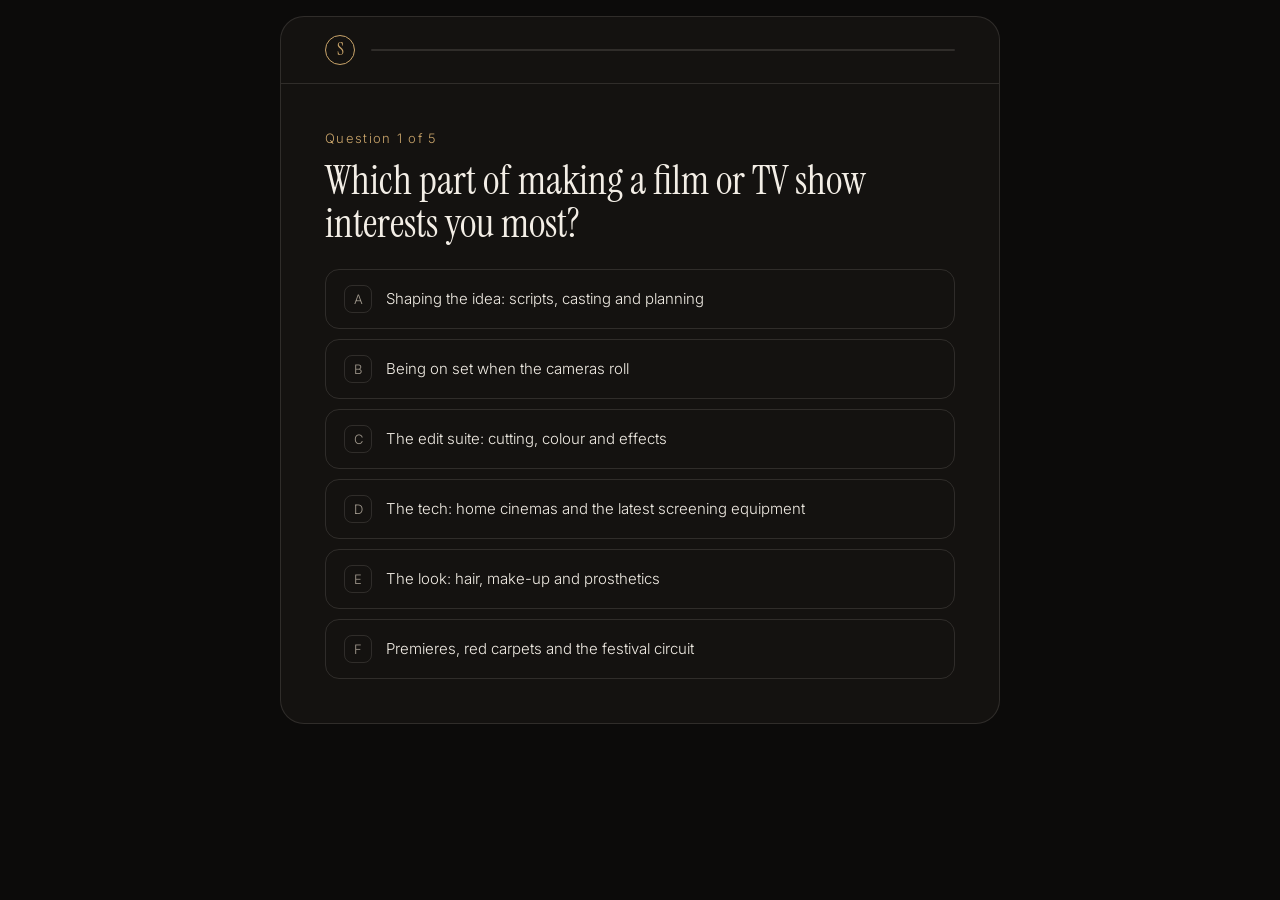
<file: wix-questionnaire-embed.html>
<!doctype html>
<html lang="en-GB">
<head>
<meta charset="utf-8">
<meta name="viewport" content="width=device-width, initial-scale=1">
<title>Soho Investment Group Questionnaire</title>
<link rel="preconnect" href="https://fonts.googleapis.com">
<link rel="preconnect" href="https://fonts.gstatic.com" crossorigin>
<link href="https://fonts.googleapis.com/css2?family=Instrument+Serif:ital@0;1&family=Inter:wght@300;400;500;600&display=swap" rel="stylesheet">
<style>
/* Soho Investment Group questionnaire, for a Wix "Embed HTML" element.
   Colours: change these to match your Wix section if needed. */
:root {
  --bg: #0c0b0a;
  --panel: #141210;
  --ink: #f3eee6;
  --muted: #a39b8f;
  --line: rgba(243, 238, 230, 0.12);
  --accent: #c9a46a;
  --accent-ink: #0c0b0a;
  --serif: "Instrument Serif", "Times New Roman", serif;
  --sans: "Inter", system-ui, -apple-system, "Segoe UI", sans-serif;
  --ease: cubic-bezier(0.22, 1, 0.36, 1);
}
*, *::before, *::after { box-sizing: border-box; }
html, body { margin: 0; background: var(--bg); }
body {
  color: var(--ink);
  font-family: var(--sans);
  font-weight: 300;
  font-size: 16px;
  line-height: 1.6;
  -webkit-font-smoothing: antialiased;
  padding: 16px;
}
button { font: inherit; color: inherit; cursor: pointer; }
[hidden] { display: none !important; }

.panel {
  max-width: 720px;
  margin: 0 auto;
  background: var(--panel);
  border: 1px solid var(--line);
  border-radius: 24px;
  overflow: hidden;
}
.top {
  display: flex;
  align-items: center;
  gap: 16px;
  padding: 18px clamp(20px, 5vw, 44px);
  border-bottom: 1px solid var(--line);
}
.mark {
  display: grid; place-items: center;
  width: 30px; height: 30px; flex-shrink: 0;
  border: 1px solid var(--accent); border-radius: 50%;
  font-family: var(--serif); font-size: 17px; color: var(--accent);
}
.progress { flex: 1; height: 2px; background: var(--line); border-radius: 2px; overflow: hidden; }
.bar { display: block; height: 100%; width: 0; background: var(--accent); transition: width 0.6s var(--ease); }
.body { padding: clamp(24px, 5vw, 44px); }
.step { animation: stepIn 0.5s var(--ease); }
@keyframes stepIn { from { opacity: 0; transform: translateX(16px); } }

.eyebrow { margin: 0 0 12px; font-size: 12px; font-weight: 500; letter-spacing: 0.18em; text-transform: uppercase; color: var(--muted); }
.count { margin: 0 0 10px; font-size: 13px; color: var(--accent); letter-spacing: 0.1em; }
.question {
  margin: 0 0 24px;
  font-family: var(--serif); font-weight: 400;
  font-size: clamp(28px, 4.5vw, 40px); line-height: 1.08;
}
.options { display: grid; gap: 10px; }
.option {
  display: flex; align-items: center; gap: 14px;
  width: 100%; padding: 15px 18px; text-align: left;
  background: transparent; border: 1px solid var(--line); border-radius: 14px;
  font-size: 15px;
  transition: border-color 0.3s, background 0.3s, transform 0.3s var(--ease);
}
.option:hover { border-color: var(--accent); background: rgba(201, 164, 106, 0.06); transform: translateX(4px); }
.option.is-selected { border-color: var(--accent); background: rgba(201, 164, 106, 0.12); }
.letter {
  flex-shrink: 0; display: grid; place-items: center;
  width: 28px; height: 28px; border: 1px solid var(--line); border-radius: 8px;
  font-size: 13px; color: var(--muted);
}
.option.is-selected .letter { background: var(--accent); border-color: var(--accent); color: var(--accent-ink); }
.link {
  margin-top: 20px; padding: 0; border: 0; background: none;
  font-size: 14px; color: var(--muted); transition: color 0.3s;
}
.link:hover { color: var(--ink); }
.option:focus-visible, .link:focus-visible, .btn:focus-visible { outline: 2px solid var(--accent); outline-offset: 3px; }

.result-title {
  margin: 0 0 12px;
  font-family: var(--serif); font-weight: 400;
  font-size: clamp(34px, 5.5vw, 50px); line-height: 1.02; color: var(--accent);
}
.result-text { margin: 0 0 24px; color: var(--muted); }

.form { display: grid; gap: 14px; padding-top: 24px; border-top: 1px solid var(--line); }
.form__intro { margin: 0; font-weight: 500; }
.row { display: grid; grid-template-columns: 1fr 1fr; gap: 14px; }
.field { display: grid; gap: 6px; font-size: 13px; color: var(--muted); }
.field input {
  width: 100%; padding: 13px 15px;
  background: var(--bg); border: 1px solid var(--line); border-radius: 10px;
  color: var(--ink); font: inherit; font-size: 16px; transition: border-color 0.3s;
}
.field input:focus { outline: none; border-color: var(--accent); }
.field input.is-invalid { border-color: #d9776b; }
.check { display: flex; gap: 12px; align-items: flex-start; font-size: 13px; line-height: 1.55; color: var(--muted); }
.check input { margin-top: 3px; accent-color: var(--accent); width: 16px; height: 16px; flex-shrink: 0; }
.form__error { margin: 0; font-size: 14px; color: #e08b80; }
.btn {
  display: inline-flex; align-items: center; justify-content: center;
  width: 100%; padding: 15px 26px; border: 0; border-radius: 999px;
  background: var(--accent); color: var(--accent-ink);
  font-size: 15px; font-weight: 500;
  transition: transform 0.4s var(--ease), box-shadow 0.4s var(--ease);
}
.btn:hover { transform: translateY(-2px); box-shadow: 0 12px 32px -12px rgba(201, 164, 106, 0.6); }
.btn:disabled { opacity: 0.6; cursor: wait; }
.center { justify-self: center; }

@media (max-width: 560px) {
  body { padding: 8px; }
  .row { grid-template-columns: 1fr; }
}
@media (prefers-reduced-motion: reduce) {
  *, *::before, *::after { animation: none !important; transition: none !important; }
}
</style>
</head>
<body>
<div class="panel">
  <div class="top">
    <span class="mark">S</span>
    <div class="progress" aria-hidden="true"><span class="bar"></span></div>
  </div>

  <div class="body">
    <!-- Questions -->
    <div class="step" data-step="question">
      <p class="count"></p>
      <h2 class="question"></h2>
      <div class="options"></div>
      <button class="link back" type="button">&larr; Back</button>
    </div>

    <!-- Result + details form -->
    <div class="step" data-step="result" hidden>
      <p class="eyebrow">Your match</p>
      <h2 class="result-title"></h2>
      <p class="result-text"></p>

      <form class="form" id="lead-form" novalidate>
        <p class="form__intro">Where should we send your information?</p>
        <div class="row">
          <label class="field"><span>First name</span><input type="text" name="firstName" autocomplete="given-name" required></label>
          <label class="field"><span>Last name</span><input type="text" name="lastName" autocomplete="family-name" required></label>
        </div>
        <label class="field"><span>Email</span><input type="email" name="email" autocomplete="email" required></label>
        <label class="field"><span>Phone</span><input type="tel" name="phone" autocomplete="tel" required></label>
        <label class="check">
          <input type="checkbox" name="consent" required>
          <span>I agree to Soho Investment Group passing my information to the relevant investment. I understand they may contact me by email and phone with information about this investment avenue. I understand these investments are high risk and my capital is at risk.</span>
        </label>
        <p class="form__error" role="alert" hidden></p>
        <button class="btn" type="submit">Send me the information</button>
        <button class="link center restart" type="button">Retake the questionnaire</button>
      </form>
    </div>

    <!-- Thank you -->
    <div class="step" data-step="thanks" hidden>
      <p class="eyebrow">Thank you</p>
      <h2 class="result-title">We'll be in touch.</h2>
      <p class="result-text thanks-text"></p>
      <button class="link restart" type="button">Start again</button>
    </div>
  </div>
</div>

<script>
/* ---------- Settings ----------
   formEndpoint: where completed forms are sent (as JSON, POST),
   for example a Formspree form address or a CRM webhook.
   While it is empty, the thank-you screen still shows but
   the details are not sent anywhere. */
const CONFIG = {
  formEndpoint: "",
};

/* ---------- Investment avenues ---------- */
const AVENUES = {
  pre: {
    title: "Pre-Production Investment",
    text: "You're drawn to the very beginning of a project: development, scripts, casting and planning. Pre-production is where films and series are shaped before a camera turns, and we'll send you information on current opportunities at this stage.",
  },
  production: {
    title: "Production Investment",
    text: "You want to be close to the action. Production covers studios, crews and shoots, where the story is captured on set and on location. We'll send you information on current production opportunities.",
  },
  post: {
    title: "Post-Production Investment",
    text: "You're interested in the craft that turns raw footage into a finished film or series: editing, colour grading, sound and visual effects. We'll send you information on current post-production opportunities.",
  },
  av: {
    title: "Audio Visual Investment",
    text: "Technology and innovation appeal to you. Audio visual centres on home cinemas and the latest screening equipment: premium projection, screens and sound systems that bring the big-screen experience into homes and private venues. We'll send you information on current audio visual opportunities.",
  },
  hmu: {
    title: "Hair and Make-Up Investment",
    text: "You appreciate the specialist talent behind the look of a production: hair, make-up and prosthetics for film and TV. We'll send you information on current hair and make-up opportunities.",
  },
  festival: {
    title: "Film Festival Investment",
    text: "Premieres, screenings and the festival circuit are where films meet audiences, buyers and distributors. We'll send you information on current film festival opportunities.",
  },
};

/* ---------- Questions ----------
   Each answer adds points to one or more avenues.
   The avenue with the most points after five questions is the match. */
const QUESTIONS = [
  {
    q: "Which part of making a film or TV show interests you most?",
    options: [
      { label: "Shaping the idea: scripts, casting and planning", points: { pre: 2 } },
      { label: "Being on set when the cameras roll", points: { production: 2 } },
      { label: "The edit suite: cutting, colour and effects", points: { post: 2 } },
      { label: "The tech: home cinemas and the latest screening equipment", points: { av: 2 } },
      { label: "The look: hair, make-up and prosthetics", points: { hmu: 2 } },
      { label: "Premieres, red carpets and the festival circuit", points: { festival: 2 } },
    ],
  },
  {
    q: "What kind of projects would you most like to be connected to?",
    options: [
      { label: "Independent films heading for festivals", points: { festival: 1, pre: 1 } },
      { label: "High-end drama and streaming series", points: { production: 1, post: 1 } },
      { label: "Period dramas and fantasy with striking looks", points: { hmu: 1, production: 1 } },
      { label: "Immersive viewing: premium sound and big-screen experiences", points: { av: 1, festival: 1 } },
    ],
  },
  {
    q: "At what point would you prefer to get involved?",
    options: [
      { label: "Right at the start, before anything is filmed", points: { pre: 2 } },
      { label: "During filming", points: { production: 1, hmu: 1 } },
      { label: "After filming, as the project is finished", points: { post: 2 } },
      { label: "When it's released and shown to audiences", points: { festival: 2 } },
    ],
  },
  {
    q: "Which of these sounds most appealing to you?",
    options: [
      { label: "Supporting skilled crews and creative talent", points: { hmu: 1, production: 1 } },
      { label: "Backing home cinema and the latest screening technology", points: { av: 2 } },
      { label: "Seeing raw footage become a finished piece", points: { post: 2 } },
      { label: "Being part of industry events and screenings", points: { festival: 2 } },
    ],
  },
  {
    q: "How would you describe your interest in the screen industry?",
    options: [
      { label: "I love the storytelling and the creative process", points: { pre: 1, production: 1 } },
      { label: "I'm fascinated by the craft behind the scenes", points: { hmu: 1, post: 1 } },
      { label: "I'm drawn to innovation and new technology", points: { av: 2 } },
      { label: "I enjoy the glamour and the big occasions", points: { festival: 1, hmu: 1 } },
    ],
  },
];


/* ---------- Elements ---------- */
const bar = document.querySelector(".bar");
const steps = {
  question: document.querySelector('[data-step="question"]'),
  result: document.querySelector('[data-step="result"]'),
  thanks: document.querySelector('[data-step="thanks"]'),
};
const countEl = document.querySelector(".count");
const questionEl = document.querySelector(".question");
const optionsEl = document.querySelector(".options");
const backBtn = document.querySelector(".back");
const form = document.getElementById("lead-form");
const formError = form.querySelector(".form__error");

let current = 0;
let answers = [];
let match = null;

/* ---------- Steps ---------- */
function showStep(name) {
  Object.entries(steps).forEach(([key, el]) => {
    el.hidden = key !== name;
  });
  if (name === "thanks") bar.style.width = "100%";
  window.scrollTo(0, 0);
}

function resetQuiz() {
  current = 0;
  answers = [];
  match = null;
  form.reset();
  formError.hidden = true;
  showStep("question");
  renderQuestion();
}

function renderQuestion() {
  const item = QUESTIONS[current];
  countEl.textContent = `Question ${current + 1} of ${QUESTIONS.length}`;
  questionEl.textContent = item.q;
  bar.style.width = `${(current / QUESTIONS.length) * 100}%`;
  backBtn.hidden = current === 0;

  optionsEl.innerHTML = "";
  item.options.forEach((opt, i) => {
    const btn = document.createElement("button");
    btn.type = "button";
    btn.className = "option";
    if (answers[current] === i) btn.classList.add("is-selected");
    btn.innerHTML = `<span class="letter">${String.fromCharCode(65 + i)}</span><span></span>`;
    btn.lastChild.textContent = opt.label;
    btn.addEventListener("click", () => choose(i, btn));
    optionsEl.appendChild(btn);
  });

  steps.question.style.animation = "none";
  void steps.question.offsetWidth;
  steps.question.style.animation = "";
}

function choose(index, btn) {
  answers[current] = index;
  optionsEl.querySelectorAll(".option").forEach((b) => b.classList.remove("is-selected"));
  btn.classList.add("is-selected");
  setTimeout(() => {
    if (current < QUESTIONS.length - 1) {
      current += 1;
      renderQuestion();
    } else {
      showResult();
    }
  }, 260);
}

backBtn.addEventListener("click", () => {
  if (current > 0) {
    current -= 1;
    renderQuestion();
  }
});
document.querySelectorAll(".restart").forEach((b) => b.addEventListener("click", resetQuiz));

/* ---------- Scoring ---------- */
function score() {
  const totals = Object.fromEntries(Object.keys(AVENUES).map((k) => [k, 0]));
  answers.forEach((optIndex, qIndex) => {
    const pts = QUESTIONS[qIndex].options[optIndex].points;
    Object.entries(pts).forEach(([k, v]) => (totals[k] += v));
  });

  const best = Math.max(...Object.values(totals));
  const tied = Object.keys(totals).filter((k) => totals[k] === best);
  if (tied.length === 1) return tied[0];

  // Tie-break: use the most recent answer that points to one of the tied avenues,
  // starting with question 1 (the most direct question).
  for (const qIndex of [0, 4, 3, 2, 1]) {
    const pts = QUESTIONS[qIndex].options[answers[qIndex]].points;
    const hit = tied.find((k) => k in pts);
    if (hit) return hit;
  }
  return tied[0];
}


function showResult() {
  match = score();
  const avenue = AVENUES[match];
  bar.style.width = "100%";
  steps.result.querySelector(".result-title").textContent = avenue.title;
  steps.result.querySelector(".result-text").textContent = avenue.text;
  showStep("result");
}

/* ---------- Form ---------- */
function validate() {
  let ok = true;
  form.querySelectorAll("input[required]").forEach((input) => {
    const valid = input.type === "checkbox" ? input.checked : input.checkValidity() && input.value.trim() !== "";
    input.classList.toggle("is-invalid", !valid);
    if (!valid) ok = false;
  });
  return ok;
}

form.addEventListener("input", (e) => e.target.classList.remove("is-invalid"));

form.addEventListener("submit", async (e) => {
  e.preventDefault();
  formError.hidden = true;

  if (!validate()) {
    formError.textContent = "Please fill in every field and tick the box to continue.";
    formError.hidden = false;
    return;
  }

  const data = Object.fromEntries(new FormData(form).entries());
  let params;
  try { params = new URLSearchParams(window.top.location.search); } catch (_) { params = new URLSearchParams(document.referrer.split("?")[1] || ""); }
  const payload = {
    firstName: data.firstName.trim(),
    lastName: data.lastName.trim(),
    email: data.email.trim(),
    phone: data.phone.trim(),
    consent: true,
    investmentAvenue: AVENUES[match].title,
    answers: answers.map((a, i) => ({
      question: QUESTIONS[i].q,
      answer: QUESTIONS[i].options[a].label,
    })),
    utm_source: params.get("utm_source") || "",
    utm_medium: params.get("utm_medium") || "",
    utm_campaign: params.get("utm_campaign") || "",
    submittedAt: new Date().toISOString(),
  };

  const submitBtn = form.querySelector('button[type="submit"]');
  submitBtn.disabled = true;
  submitBtn.textContent = "Sending…";

  try {
    if (CONFIG.formEndpoint) {
      const res = await fetch(CONFIG.formEndpoint, {
        method: "POST",
        headers: { "Content-Type": "application/json", Accept: "application/json" },
        body: JSON.stringify(payload),
      });
      if (!res.ok) throw new Error(`Status ${res.status}`);
    } else {
      console.info("No formEndpoint set. Submission:", payload);
    }
    steps.thanks.querySelector(".thanks-text").textContent =
      `Thanks, ${payload.firstName}. We'll send information on ${AVENUES[match].title} to ${payload.email} shortly.`;
    showStep("thanks");
  } catch (err) {
    formError.textContent = "Sorry, something went wrong. Please try again in a moment.";
    formError.hidden = false;
  } finally {
    submitBtn.disabled = false;
    submitBtn.textContent = "Send me the information";
  }
});


resetQuiz();
</script>
</body>
</html>
</file>
<file: styles.css>
/* ---------- Tokens ---------- */
:root {
  --bg: #0c0b0a;
  --bg-2: #141210;
  --surface: #1a1714;
  --ink: #f3eee6;
  --muted: #a39b8f;
  --line: rgba(243, 238, 230, 0.12);
  --accent: #c9a46a;
  --accent-ink: #0c0b0a;
  --cream: #efe8dc;

  --serif: "Instrument Serif", "Times New Roman", serif;
  --sans: "Inter", system-ui, -apple-system, "Segoe UI", sans-serif;

  --radius: 18px;
  --ease: cubic-bezier(0.22, 1, 0.36, 1);
  --gutter: clamp(16px, 4vw, 48px);
}

/* ---------- Base ---------- */
*, *::before, *::after { box-sizing: border-box; }
html { scroll-behavior: smooth; }
body {
  margin: 0;
  background: var(--bg);
  color: var(--ink);
  font-family: var(--sans);
  font-weight: 300;
  font-size: 17px;
  line-height: 1.6;
  -webkit-font-smoothing: antialiased;
  overflow-x: hidden;
}
body.no-scroll { overflow: hidden; }
img { max-width: 100%; display: block; }
a { color: inherit; text-decoration: none; }
button { font: inherit; color: inherit; cursor: pointer; }
em { font-style: italic; color: var(--accent); }
[hidden] { display: none !important; }

/* No text selection on the page, except in form fields */
body { -webkit-user-select: none; user-select: none; -webkit-touch-callout: none; }
input, textarea, select { -webkit-user-select: text; user-select: text; }
img { -webkit-user-drag: none; }

.container {
  width: 100%;
  max-width: 1240px;
  margin: 0 auto;
  padding: 0 var(--gutter);
}

.eyebrow {
  margin: 0 0 20px;
  font-size: 12px;
  font-weight: 500;
  letter-spacing: 0.18em;
  text-transform: uppercase;
  color: var(--muted);
}

.section-head { margin-bottom: clamp(40px, 6vw, 72px); }
.section-title {
  margin: 0;
  font-family: var(--serif);
  font-weight: 400;
  font-size: clamp(40px, 6vw, 76px);
  line-height: 1.02;
  letter-spacing: -0.01em;
}

/* ---------- Buttons ---------- */
.btn {
  display: inline-flex;
  align-items: center;
  justify-content: center;
  gap: 12px;
  padding: 16px 28px;
  border: 0;
  border-radius: 999px;
  background: var(--accent);
  color: var(--accent-ink);
  font-size: 15px;
  font-weight: 500;
  letter-spacing: 0.01em;
  transition: transform 0.4s var(--ease), background 0.3s, box-shadow 0.4s var(--ease);
}
.btn:hover {
  transform: translateY(-2px);
  box-shadow: 0 12px 32px -12px rgba(201, 164, 106, 0.6);
}
.btn svg { transition: transform 0.4s var(--ease); }
.btn:hover svg { transform: translateX(4px); }
.btn--small { padding: 11px 20px; font-size: 14px; }
.btn--light { background: var(--cream); }
.btn--full { width: 100%; }
.btn:focus-visible,
.quiz__option:focus-visible,
.quiz__close:focus-visible,
.quiz__back:focus-visible { outline: 2px solid var(--accent); outline-offset: 3px; }

/* ---------- Logo ---------- */
.logo { display: inline-flex; align-items: center; gap: 12px; }
.logo__mark {
  display: grid;
  place-items: center;
  width: 36px;
  height: 36px;
  border: 1px solid var(--accent);
  border-radius: 50%;
  font-family: var(--serif);
  font-size: 20px;
  color: var(--accent);
  flex-shrink: 0;
}
.logo__mark--small { width: 30px; height: 30px; font-size: 17px; }
.logo__text { font-size: 15px; font-weight: 500; letter-spacing: 0.02em; }

/* ---------- Tax relief banner ---------- */
.promo {
  position: fixed;
  inset: 0 0 auto 0;
  z-index: 60;
  overflow: hidden;
  background: linear-gradient(100deg, #b8904f 0%, #e3c48d 45%, #c9a46a 70%, #b8904f 100%);
  color: var(--accent-ink);
}
.promo::after {
  content: "";
  position: absolute;
  inset: 0;
  background: linear-gradient(100deg, transparent 30%, rgba(255, 255, 255, 0.55) 50%, transparent 70%);
  transform: translateX(-100%);
  animation: shimmer 5s ease-in-out infinite;
  pointer-events: none;
}
@keyframes shimmer { 0%, 55% { transform: translateX(-100%); } 100% { transform: translateX(100%); } }
.promo__inner {
  position: relative;
  z-index: 1;
  display: flex;
  align-items: center;
  justify-content: center;
  gap: 14px;
  min-height: 46px;
  padding: 8px var(--gutter);
  text-align: center;
}
.promo__badge {
  flex-shrink: 0;
  padding: 3px 9px;
  border-radius: 999px;
  background: var(--accent-ink);
  color: #e3c48d;
  font-size: 11px;
  font-weight: 600;
  letter-spacing: 0.14em;
}
.promo__text { margin: 0; font-size: 14px; font-weight: 500; line-height: 1.35; }
.promo__text strong { font-weight: 700; letter-spacing: 0.01em; }
.promo__star { margin-left: 1px; font-weight: 700; text-decoration: none; }
.promo__cta {
  flex-shrink: 0;
  padding: 6px 14px;
  border: 1px solid rgba(12, 11, 10, 0.5);
  border-radius: 999px;
  background: transparent;
  font-size: 13px;
  font-weight: 600;
  color: var(--accent-ink);
  transition: background 0.3s, color 0.3s;
}
.promo__cta:hover { background: var(--accent-ink); color: #e3c48d; }
.promo__cta:focus-visible, .promo__star:focus-visible { outline: 2px solid var(--accent-ink); outline-offset: 2px; }


/* ---------- Nav ---------- */
.nav {
  position: fixed;
  inset: var(--banner-h, 46px) 0 auto 0;
  z-index: 50;
  padding: 18px 0;
  transition: background 0.4s, backdrop-filter 0.4s, border-color 0.4s;
  border-bottom: 1px solid transparent;
}
.nav.is-scrolled {
  background: rgba(12, 11, 10, 0.72);
  backdrop-filter: blur(14px);
  -webkit-backdrop-filter: blur(14px);
  border-color: var(--line);
}
.nav__inner { display: flex; align-items: center; justify-content: space-between; gap: 24px; }
.nav__links { display: flex; gap: 36px; font-size: 14px; color: var(--muted); }
.nav__links a { transition: color 0.3s; }
.nav__links a:hover { color: var(--ink); }

/* ---------- Hero ---------- */
.hero {
  position: relative;
  min-height: 100vh;
  min-height: 100svh;
  display: flex;
  flex-direction: column;
  justify-content: flex-end;
  padding-top: calc(140px + var(--banner-h, 46px));
  overflow: hidden;
}
.hero__media {
  position: absolute;
  top: 0;
  right: 0;
  bottom: 0;
  width: 58%;
  -webkit-mask-image: linear-gradient(to right, transparent 0%, #000 32%);
  mask-image: linear-gradient(to right, transparent 0%, #000 32%);
}
.hero__media::after {
  content: "";
  position: absolute;
  inset: 0;
  background: linear-gradient(to top, var(--bg) 0%, rgba(12, 11, 10, 0) 45%),
              rgba(12, 11, 10, 0.25);
}
.hero__media img {
  width: 100%;
  height: 100%;
  object-fit: cover;
  object-position: 28% 20%;
  animation: slowZoom 24s ease-out both;
}
@keyframes slowZoom { from { transform: scale(1.08); } }
.hero__glow {
  position: absolute;
  inset: -20% -10% auto auto;
  width: 70vw;
  height: 70vw;
  max-width: 900px;
  max-height: 900px;
  background: radial-gradient(circle at center, rgba(201, 164, 106, 0.28), rgba(201, 164, 106, 0) 65%);
  filter: blur(20px);
  animation: drift 14s ease-in-out infinite alternate;
  pointer-events: none;
}
@keyframes drift {
  from { transform: translate(0, 0) scale(1); }
  to   { transform: translate(-8%, 10%) scale(1.1); }
}
.hero__inner { position: relative; padding-bottom: clamp(56px, 8vw, 96px); }
.hero__title {
  margin: 0 0 32px;
  font-family: var(--serif);
  font-weight: 400;
  font-size: clamp(54px, 10vw, 150px);
  line-height: 0.95;
  letter-spacing: -0.02em;
}
.hero__lead {
  max-width: 560px;
  margin: 0 0 40px;
  font-size: clamp(16px, 1.6vw, 19px);
  color: var(--muted);
}
.hero__actions { display: flex; flex-wrap: wrap; align-items: center; gap: 24px; }

.hero__note { font-size: 14px; color: var(--muted); }

/* ---------- Marquee ---------- */
.marquee {
  position: relative;
  border-top: 1px solid var(--line);
  border-bottom: 1px solid var(--line);
  padding: 22px 0;
  overflow: hidden;
}
.marquee__track {
  display: flex;
  align-items: center;
  gap: 40px;
  width: max-content;
  animation: scroll 40s linear infinite;
  font-family: var(--serif);
  font-size: clamp(24px, 3vw, 36px);
  white-space: nowrap;
}
.marquee__track i { font-style: normal; font-size: 0.5em; color: var(--accent); }
@keyframes scroll { to { transform: translateX(-50%); } }

/* ---------- Statement ---------- */
.statement { padding: clamp(96px, 14vw, 180px) 0; }
.statement__text {
  margin: 0;
  max-width: 1000px;
  font-family: var(--serif);
  font-size: clamp(30px, 4.2vw, 56px);
  line-height: 1.15;
  letter-spacing: -0.005em;
}

/* ---------- Behind the scenes ---------- */
.scenes { padding: 0 0 clamp(96px, 14vw, 180px); }
.scenes__grid {
  display: grid;
  grid-template-columns: 1.45fr 1fr;
  gap: clamp(16px, 2vw, 24px);
}
.scene {
  position: relative;
  margin: 0;
  border-radius: var(--radius);
  overflow: hidden;
  aspect-ratio: 4 / 5;
  background: var(--surface);
}
.scene--wide { aspect-ratio: auto; }
.scene img {
  width: 100%;
  height: 100%;
  object-fit: cover;
  filter: grayscale(1);
  transition: transform 1.2s var(--ease);
}
.scene:hover img { transform: scale(1.04); }
.scene::after {
  content: "";
  position: absolute;
  inset: 0;
  background: linear-gradient(to top, rgba(12, 11, 10, 0.85) 0%, rgba(12, 11, 10, 0) 50%);
  pointer-events: none;
}
.scene figcaption {
  position: absolute;
  left: clamp(20px, 3vw, 32px);
  bottom: clamp(20px, 3vw, 28px);
  z-index: 1;
  font-family: var(--serif);
  font-size: clamp(22px, 2.4vw, 30px);
  line-height: 1.1;
}
.scene figcaption span {
  display: block;
  margin-bottom: 8px;
  font-family: var(--sans);
  font-size: 11px;
  font-weight: 500;
  letter-spacing: 0.18em;
  text-transform: uppercase;
  color: var(--accent);
}

/* ---------- Avenues ---------- */
.avenues { padding: 0 0 clamp(96px, 14vw, 180px); }
.grid {
  display: grid;
  grid-template-columns: repeat(3, 1fr);
  gap: 1px;
  background: var(--line);
  border: 1px solid var(--line);
  border-radius: var(--radius);
  overflow: hidden;
}
.card {
  position: relative;
  padding: clamp(28px, 3vw, 44px);
  min-height: 300px;
  display: flex;
  flex-direction: column;
  background: var(--bg);
  transition: background 0.5s var(--ease);
}
.card::after {
  content: "";
  position: absolute;
  left: 0; right: 0; bottom: 0;
  height: 2px;
  background: var(--accent);
  transform: scaleX(0);
  transform-origin: left;
  transition: transform 0.6s var(--ease);
}
.card:hover { background: var(--surface); }
.card:hover::after { transform: scaleX(1); }
.card__num { font-size: 13px; color: var(--accent); letter-spacing: 0.1em; margin-bottom: auto; }
.card h3 {
  margin: 48px 0 12px;
  font-family: var(--serif);
  font-weight: 400;
  font-size: clamp(30px, 3vw, 40px);
  line-height: 1.05;
}
.card p { margin: 0; color: var(--muted); font-size: 15px; }

/* ---------- A-list talent names ---------- */
.names { padding: 0 0 clamp(96px, 14vw, 180px); }
.names .container { max-width: 1520px; }
.names__head { text-align: center; display: flex; flex-direction: column; align-items: center; }
.names__head .talent__lead { margin-left: auto; margin-right: auto; }
.names__list {
  list-style: none;
  margin: clamp(40px, 5vw, 64px) auto 0;
  padding: clamp(28px, 4vw, 48px) 0;
  max-width: none;
  display: flex;
  flex-wrap: wrap;
  justify-content: center;
  align-items: baseline;
  gap: 10px 0;
  border-top: 1px solid var(--line);
  border-bottom: 1px solid var(--line);
  text-align: center;
}
.names__item {
  font-family: var(--serif);
  font-size: clamp(26px, 3.2vw, 44px);
  line-height: 1.2;
  color: var(--cream);
  white-space: nowrap;
}
.names__item--alt { font-style: italic; color: var(--accent); }
.names__item:not(:last-child)::after {
  content: "\2726";
  display: inline-block;
  margin: 0 clamp(12px, 1.6vw, 22px);
  font-family: var(--sans);
  font-style: normal;
  font-size: 0.35em;
  vertical-align: middle;
  color: rgba(201, 164, 106, 0.7);
}
.names__note { text-align: center; }

/* ---------- VIP Investors Club ---------- */
.vip { padding: 0 0 clamp(96px, 14vw, 180px); }
.vip__inner {
  display: grid;
  grid-template-columns: 1fr 1fr;
  gap: clamp(40px, 6vw, 96px);
  align-items: center;
}
.vip__media { position: relative; padding: 0 12% 18% 0; }
.vip__photo { margin: 0; border-radius: var(--radius); overflow: hidden; background: var(--surface); }
.vip__photo img { width: 100%; height: 100%; object-fit: cover; filter: grayscale(1); display: block; }
.vip__photo--main { aspect-ratio: 4 / 5; }
.vip__photo--main img { object-position: 46% 30%; }
.vip__photo--inset {
  position: absolute;
  right: 0;
  bottom: 0;
  width: 62%;
  aspect-ratio: 16 / 10;
  border: 6px solid var(--bg);
  box-shadow: 0 30px 60px -20px rgba(0, 0, 0, 0.7);
}
.vip .section-title { font-size: clamp(36px, 4.6vw, 60px); }
.vip__list { list-style: none; margin: clamp(32px, 4vw, 48px) 0 0; padding: 0; }
.vip__item {
  display: flex;
  gap: 18px;
  align-items: flex-start;
  padding: 20px 0;
  border-top: 1px solid var(--line);
  font-size: 16px;
  color: var(--ink);
}
.vip__item:last-child { border-bottom: 1px solid var(--line); }
.vip__note { margin: 16px 0 0; font-size: 12px; color: var(--muted); }
.vip__icon {
  flex-shrink: 0;
  display: grid;
  place-items: center;
  width: 36px;
  height: 36px;
  border: 1px solid rgba(201, 164, 106, 0.6);
  border-radius: 50%;
  color: var(--accent);
}
.vip__item > span:last-child { padding-top: 6px; }

/* ---------- Process ---------- */
.process {
  padding: clamp(96px, 14vw, 180px) 0;
  background: var(--bg-2);
  border-top: 1px solid var(--line);
  border-bottom: 1px solid var(--line);
}
.process__inner {
  display: grid;
  grid-template-columns: 1fr 1.1fr;
  gap: clamp(40px, 6vw, 96px);
  align-items: start;
}
.process__cta { margin-top: clamp(28px, 4vw, 40px); }
.steps { list-style: none; margin: 0; padding: 0; }
.step {
  display: flex;
  gap: 28px;
  padding: 32px 0;
  border-top: 1px solid var(--line);
}
.step:last-child { border-bottom: 1px solid var(--line); }
.step__num {
  flex-shrink: 0;
  display: grid;
  place-items: center;
  width: 44px;
  height: 44px;
  border: 1px solid var(--line);
  border-radius: 50%;
  font-family: var(--serif);
  font-size: 20px;
  color: var(--accent);
}
.step h3 { margin: 6px 0 8px; font-size: 20px; font-weight: 500; }
.step p { margin: 0; color: var(--muted); font-size: 15px; }

/* ---------- Talent carousel ---------- */
.talent { padding: 0 0 clamp(96px, 14vw, 180px); overflow: hidden; }
.talent__head {
  display: flex;
  align-items: flex-end;
  justify-content: space-between;
  gap: 32px;
  margin-bottom: clamp(32px, 5vw, 56px);
}
.talent__lead { margin: 24px 0 0; max-width: 480px; color: var(--muted); }
.talent__controls { display: flex; gap: 12px; flex-shrink: 0; }
.talent__btn {
  display: grid;
  place-items: center;
  width: 52px;
  height: 52px;
  border: 1px solid var(--line);
  border-radius: 50%;
  background: transparent;
  color: var(--ink);
  transition: border-color 0.3s, background 0.3s;
}
.talent__btn:hover { border-color: var(--accent); background: rgba(201, 164, 106, 0.08); }
.talent__btn:focus-visible, .talent__track:focus-visible { outline: 2px solid var(--accent); outline-offset: 3px; }
.talent__track {
  display: flex;
  gap: clamp(14px, 2vw, 24px);
  overflow-x: auto;
  scroll-snap-type: x mandatory;
  scroll-behavior: smooth;
  scrollbar-width: none;
  padding: 0 max(var(--gutter), calc((100vw - 1240px) / 2 + var(--gutter)));
  scroll-padding: 0 max(var(--gutter), calc((100vw - 1240px) / 2 + var(--gutter)));
}
.talent__track::-webkit-scrollbar { display: none; }
.talent__card {
  position: relative;
  flex: 0 0 clamp(240px, 26vw, 340px);
  margin: 0;
  aspect-ratio: 3 / 4;
  border-radius: var(--radius);
  overflow: hidden;
  background: var(--surface);
  scroll-snap-align: start;
}
.talent__card img {
  width: 100%;
  height: 100%;
  object-fit: cover;
  object-position: center top;
  filter: grayscale(1);
  transition: transform 1.2s var(--ease);
}
.talent__card:hover img { transform: scale(1.04); }
.talent__card::after {
  content: "";
  position: absolute;
  inset: 0;
  background: linear-gradient(to top, rgba(12, 11, 10, 0.85) 0%, rgba(12, 11, 10, 0) 45%);
  pointer-events: none;
}
.talent__card figcaption {
  position: absolute;
  left: 22px;
  right: 22px;
  bottom: 20px;
  z-index: 1;
  font-family: var(--serif);
  font-size: clamp(24px, 2.4vw, 30px);
  line-height: 1.1;
}
/* Film title cards */
.film {
  aspect-ratio: 7 / 10;
  display: flex;
  flex-direction: column;
  justify-content: space-between;
  padding: clamp(22px, 2.4vw, 30px);
  border: 1px solid rgba(201, 164, 106, 0.35);
  background:
    radial-gradient(120% 70% at 50% 0%, rgba(201, 164, 106, 0.16), transparent 60%),
    linear-gradient(180deg, #1c1915 0%, #0f0e0c 100%);
  transition: border-color 0.5s var(--ease), transform 0.6s var(--ease);
}
.film::after { display: none; }
.film::before {
  content: "";
  position: absolute;
  inset: 10px;
  border: 1px solid rgba(243, 238, 230, 0.06);
  border-radius: calc(var(--radius) - 6px);
  pointer-events: none;
}
.film:hover { border-color: var(--accent); transform: translateY(-4px); }
.film__year {
  font-size: 12px;
  font-weight: 500;
  letter-spacing: 0.18em;
  text-transform: uppercase;
  color: var(--accent);
}
.film__title {
  margin: 0;
  font-family: var(--serif);
  font-weight: 400;
  font-size: clamp(34px, 3.4vw, 46px);
  line-height: 1;
  color: var(--cream);
}
.film__role {
  padding-top: 16px;
  border-top: 1px solid var(--line);
  font-size: 12px;
  font-weight: 600;
  letter-spacing: 0.16em;
  text-transform: uppercase;
  color: var(--ink);
}
.film__role small {
  display: block;
  margin-top: 4px;
  font-size: 12px;
  font-weight: 400;
  letter-spacing: 0.02em;
  text-transform: none;
  color: var(--muted);
}
/* Poster cards: full poster in a dark frame, role in a strip underneath */
.film--poster {
  aspect-ratio: auto;
  padding: 0;
  justify-content: flex-start;
  background: #0f0e0c;
}
.film--poster::before, .film--poster::after { display: none; }
.film--poster img {
  filter: none;
  display: block;
  width: 100%;
  height: auto;
  aspect-ratio: 7 / 10;
  object-fit: contain;
  background: radial-gradient(120% 80% at 50% 0%, rgba(201, 164, 106, 0.12), transparent 70%), #0f0e0c;
  transition: transform 1.2s var(--ease);
}
.film--poster:hover img { transform: scale(1.02); }
.film--poster .film__role {
  position: relative;
  z-index: 1;
  padding: 16px clamp(18px, 2vw, 22px) 18px;
  border-top: 1px solid rgba(201, 164, 106, 0.35);
  background: #0f0e0c;
}
.sr-only {
  position: absolute;
  width: 1px;
  height: 1px;
  margin: -1px;
  overflow: hidden;
  clip: rect(0 0 0 0);
  white-space: nowrap;
}
.talent__note { margin: 24px 0 0; font-size: 12px; color: var(--muted); }

/* ---------- EIS benefits ---------- */
.eis { padding: clamp(96px, 14vw, 180px) 0 0; }
.eis__inner {
  display: grid;
  grid-template-columns: 1.25fr 1fr;
  gap: clamp(40px, 6vw, 96px);
  align-items: center;
}
.eis__list { list-style: none; margin: clamp(32px, 5vw, 56px) 0 0; padding: 0; }
.eis__item {
  display: flex;
  align-items: center;
  gap: clamp(20px, 3vw, 36px);
  padding: 26px 0;
  border-top: 1px solid var(--line);
}
.eis__item:last-child { border-bottom: 1px solid var(--line); }
.eis__figure {
  flex: 0 0 clamp(96px, 11vw, 140px);
  font-family: var(--serif);
  font-size: clamp(48px, 6vw, 72px);
  line-height: 1;
  color: var(--accent);
}
.eis__text { color: var(--muted); font-size: 15px; }
.eis__text strong {
  display: block;
  margin-bottom: 4px;
  font-size: clamp(18px, 1.8vw, 21px);
  font-weight: 500;
  color: var(--ink);
}
.eis__warning {
  margin: 24px 0 0;
  padding: 14px 18px;
  border: 1px solid rgba(201, 164, 106, 0.45);
  border-radius: 12px;
  font-size: 15px;
  color: var(--ink);
}
.eis__warning strong { font-weight: 600; }
.eis__note { margin: 20px 0 0; font-size: 12px; color: var(--muted); }
.eis__note a { color: var(--accent); text-decoration: underline; text-underline-offset: 3px; }
.eis__seal { display: grid; place-items: center; }
.eis__seal svg {
  width: 100%;
  max-width: 400px;
  filter: drop-shadow(0 30px 60px rgba(201, 164, 106, 0.18));
}
.seal__outer { fill: var(--surface); stroke: var(--accent); stroke-width: 2; }
.seal__line { fill: none; stroke: rgba(201, 164, 106, 0.45); stroke-width: 1; }
.seal__ring { fill: var(--accent); font-family: var(--sans); font-size: 14px; font-weight: 600; letter-spacing: 0.22em; }
.seal__mark { fill: var(--cream); font-family: var(--serif); font-size: 84px; letter-spacing: 0.04em; }
.seal__sub { fill: var(--muted); font-family: var(--sans); font-size: 10px; font-weight: 500; letter-spacing: 0.3em; }

/* ---------- CTA ---------- */
.cta { padding: clamp(110px, 16vw, 200px) 0; text-align: center; }
.cta__inner { display: flex; flex-direction: column; align-items: center; gap: 44px; }
.cta__title {
  margin: 0;
  font-family: var(--serif);
  font-weight: 400;
  font-size: clamp(44px, 8vw, 110px);
  line-height: 1;
  letter-spacing: -0.015em;
}

/* ---------- Footer ---------- */
.footer { padding: 56px 0 40px; border-top: 1px solid var(--line); }
.footer__top {
  display: flex;
  flex-wrap: wrap;
  justify-content: space-between;
  align-items: center;
  gap: 16px;
  margin-bottom: 40px;
}
.footer__contact { margin: 0; color: var(--muted); font-size: 13px; line-height: 1.6; text-align: right; }
@media (max-width: 720px) { .footer__contact { text-align: left; } }
.footer__about {
  max-width: 900px;
  margin: 0 0 36px;
  font-family: var(--serif);
  font-size: clamp(24px, 2.6vw, 34px);
  line-height: 1.25;
  color: var(--ink);
}
.footer__risk {
  padding: 24px;
  border: 1px solid var(--line);
  border-radius: 12px;
  font-size: 13px;
  line-height: 1.7;
  color: var(--muted);
}
.footer__risk p { margin: 0; }
.footer__risk strong { color: var(--ink); font-weight: 500; }
/* Important information / disclaimers */
.disclaimer { margin-top: 40px; padding-top: 32px; border-top: 1px solid var(--line); }
.disclaimer__title {
  margin: 0 0 24px;
  font-family: var(--serif);
  font-weight: 400;
  font-size: clamp(26px, 3vw, 34px);
  color: var(--ink);
}
.disclaimer__grid {
  display: grid;
  grid-template-columns: repeat(2, minmax(0, 1fr));
  gap: 28px clamp(28px, 4vw, 56px);
}
.disclaimer__block { scroll-margin-top: 140px; }
.disclaimer__block h3 {
  margin: 0 0 10px;
  font-size: 12px;
  font-weight: 600;
  letter-spacing: 0.14em;
  text-transform: uppercase;
  color: var(--accent);
}
.disclaimer__block p { margin: 0 0 10px; font-size: 13px; line-height: 1.7; color: var(--muted); }
.disclaimer__block p:last-child { margin-bottom: 0; }
.disclaimer__block strong { font-weight: 500; color: var(--ink); }
@media (max-width: 720px) { .disclaimer__grid { grid-template-columns: 1fr; } }

.footer__legal { margin: 28px 0 0; font-size: 13px; color: var(--muted); }

/* ---------- Reveal on scroll ----------
   Only hidden when the script is running, so the page never shows blank. */
.js .reveal {
  opacity: 0;
  transform: translateY(28px);
  transition: opacity 1s var(--ease), transform 1s var(--ease);
}
.js .reveal.is-visible { opacity: 1; transform: none; }

/* ---------- Questionnaire ---------- */
.quiz {
  position: fixed;
  inset: 0;
  z-index: 100;
  display: flex;
  align-items: center;
  justify-content: center;
  padding: 16px;
}
.quiz__backdrop {
  position: absolute;
  inset: 0;
  background: rgba(6, 5, 4, 0.8);
  backdrop-filter: blur(10px);
  -webkit-backdrop-filter: blur(10px);
  animation: fade 0.4s var(--ease);
}
.quiz__panel {
  position: relative;
  width: 100%;
  max-width: 720px;
  max-height: calc(100vh - 32px);
  max-height: calc(100svh - 32px);
  overflow-y: auto;
  background: var(--bg-2);
  border: 1px solid var(--line);
  border-radius: 24px;
  animation: rise 0.6s var(--ease);
}
@keyframes fade { from { opacity: 0; } }
@keyframes rise { from { opacity: 0; transform: translateY(24px) scale(0.98); } }

.quiz__top {
  position: sticky;
  top: 0;
  z-index: 1;
  display: flex;
  align-items: center;
  gap: 20px;
  padding: 20px 28px;
  background: var(--bg-2);
  border-bottom: 1px solid var(--line);
}
.quiz__progress {
  flex: 1;
  height: 2px;
  background: var(--line);
  border-radius: 2px;
  overflow: hidden;
}
.quiz__bar {
  display: block;
  height: 100%;
  width: 0;
  background: var(--accent);
  transition: width 0.6s var(--ease);
}
.quiz__close {
  display: grid;
  place-items: center;
  width: 38px;
  height: 38px;
  border: 1px solid var(--line);
  border-radius: 50%;
  background: transparent;
  color: var(--muted);
  transition: color 0.3s, border-color 0.3s;
}
.quiz__close:hover { color: var(--ink); border-color: var(--muted); }

.quiz__body { padding: clamp(28px, 5vw, 52px); }
.quiz__step { animation: stepIn 0.5s var(--ease); }
@keyframes stepIn { from { opacity: 0; transform: translateX(16px); } }

.quiz__count { margin: 0 0 12px; font-size: 13px; color: var(--accent); letter-spacing: 0.1em; }
.quiz__question {
  margin: 0 0 32px;
  font-family: var(--serif);
  font-weight: 400;
  font-size: clamp(30px, 4.5vw, 44px);
  line-height: 1.08;
}
.quiz__options { display: grid; gap: 12px; }
.quiz__option {
  display: flex;
  align-items: center;
  gap: 16px;
  width: 100%;
  padding: 18px 20px;
  text-align: left;
  background: transparent;
  border: 1px solid var(--line);
  border-radius: 14px;
  font-size: 16px;
  transition: border-color 0.3s, background 0.3s, transform 0.3s var(--ease);
}
.quiz__option:hover { border-color: var(--accent); background: rgba(201, 164, 106, 0.06); transform: translateX(4px); }
.quiz__option.is-selected { border-color: var(--accent); background: rgba(201, 164, 106, 0.12); }
.quiz__letter {
  flex-shrink: 0;
  display: grid;
  place-items: center;
  width: 30px;
  height: 30px;
  border: 1px solid var(--line);
  border-radius: 8px;
  font-size: 13px;
  color: var(--muted);
}
.quiz__option.is-selected .quiz__letter { background: var(--accent); border-color: var(--accent); color: var(--accent-ink); }

.quiz__back {
  margin-top: 24px;
  padding: 0;
  border: 0;
  background: none;
  font-size: 14px;
  color: var(--muted);
  transition: color 0.3s;
}
.quiz__back:hover { color: var(--ink); }

.quiz__result-title {
  margin: 0 0 16px;
  font-family: var(--serif);
  font-weight: 400;
  font-size: clamp(36px, 5.5vw, 56px);
  line-height: 1.02;
  color: var(--accent);
}
.quiz__result-text { margin: 0 0 32px; color: var(--muted); }

.quiz__result-intro { margin: 0 0 8px; color: var(--muted); }
.quiz__result-disclaimer { margin: -16px 0 28px; font-size: 12px; color: var(--muted); font-style: italic; }

/* ---------- Avenue choice ---------- */
.choice { margin: 0 0 12px; padding: 0; border: 0; display: grid; gap: 10px; }
.choice legend { padding: 0; margin-bottom: 12px; }
.choice__opt {
  display: flex;
  align-items: flex-start;
  gap: 14px;
  padding: 16px 18px;
  border: 1px solid var(--line);
  border-radius: 14px;
  cursor: pointer;
  font-size: 14px;
  line-height: 1.5;
  color: var(--muted);
  transition: border-color 0.3s, background 0.3s;
}
.choice__opt:hover { border-color: rgba(201, 164, 106, 0.6); }
.choice__opt:has(input:checked) { border-color: var(--accent); background: rgba(201, 164, 106, 0.1); }
.choice__opt input { margin-top: 3px; accent-color: var(--accent); width: 17px; height: 17px; flex-shrink: 0; }
.choice__opt strong { display: block; font-weight: 500; font-size: 15px; color: var(--ink); }
.choice__others {
  display: grid;
  grid-template-columns: 1fr 1fr;
  gap: 8px;
  margin: -2px 0 2px 32px;
}
.choice__others label {
  display: flex;
  align-items: center;
  gap: 10px;
  padding: 10px 12px;
  border: 1px solid var(--line);
  border-radius: 10px;
  font-size: 14px;
  color: var(--ink);
  cursor: pointer;
  transition: border-color 0.3s, background 0.3s;
}
.choice__others label:has(input:checked) { border-color: var(--accent); background: rgba(201, 164, 106, 0.08); }
.choice__others input { accent-color: var(--accent); width: 16px; height: 16px; flex-shrink: 0; }

/* ---------- Form ---------- */
.form {
  display: grid;
  gap: 16px;
  padding-top: 32px;
  border-top: 1px solid var(--line);
}
.form__intro { margin: 0 0 4px; font-weight: 500; }
.form__row { display: grid; grid-template-columns: 1fr 1fr; gap: 16px; }
.field { display: grid; gap: 8px; font-size: 13px; color: var(--muted); }
.field input {
  width: 100%;
  padding: 14px 16px;
  background: var(--bg);
  border: 1px solid var(--line);
  border-radius: 10px;
  color: var(--ink);
  font: inherit;
  font-size: 16px;
  transition: border-color 0.3s;
}
.field input:focus { outline: none; border-color: var(--accent); }
.field input.is-invalid { border-color: #d9776b; }
.check {
  display: flex;
  gap: 12px;
  align-items: flex-start;
  font-size: 13px;
  line-height: 1.55;
  color: var(--muted);
}
.check input { margin-top: 3px; accent-color: var(--accent); width: 16px; height: 16px; flex-shrink: 0; }
.form__error { margin: 0; font-size: 14px; color: #e08b80; }
.check a, .footer__legal a { color: var(--accent); text-decoration: underline; text-underline-offset: 3px; }
/* Spam trap: kept off-screen rather than display:none, which some bots skip */
.hp { position: absolute; left: -9999px; width: 1px; height: 1px; overflow: hidden; }
.quiz__restart { justify-self: center; margin-top: 4px; }

/* ---------- Responsive ---------- */
@media (max-width: 960px) {
  .grid { grid-template-columns: repeat(2, 1fr); }
  .process__inner { grid-template-columns: 1fr; }
}
@media (max-width: 720px) {
  .promo__inner { gap: 10px; justify-content: space-between; text-align: left; }
  .promo__text { font-size: 13px; }
  .promo__cta { display: none; }
  .hero__media {
    width: 100%;
    bottom: 35%;
    -webkit-mask-image: linear-gradient(to bottom, #000 55%, transparent 100%);
    mask-image: linear-gradient(to bottom, #000 55%, transparent 100%);
  }
  .hero__media img { object-position: 38% 15%; }
  .scenes__grid { grid-template-columns: 1fr; }
  .talent__head { align-items: flex-start; flex-direction: column; }
  .talent__card { flex-basis: 72vw; }
  .eis__inner { grid-template-columns: 1fr; }
  .vip__inner { grid-template-columns: 1fr; }
  .vip__media { padding: 0 8% 22% 0; }
  .eis__seal { order: -1; }
  .eis__seal svg { max-width: 220px; }
  .eis__item { align-items: flex-start; }
  .eis__figure { flex-basis: 84px; font-size: 44px; }
  .scene, .scene--wide { aspect-ratio: 4 / 3; }
  .nav__links { display: none; }
  .logo__text { font-size: 14px; }
  .grid { grid-template-columns: 1fr; }
  .card { min-height: 0; }
  .card h3 { margin-top: 28px; }
  .form__row { grid-template-columns: 1fr; }
  .choice__others { grid-template-columns: 1fr; margin-left: 0; }
  .quiz__top { padding: 16px 20px; }
}
@media (max-width: 420px) {
  .nav .btn--small { padding: 10px 14px; font-size: 13px; }
  .logo__text { display: none; }
}

@media (prefers-reduced-motion: reduce) {
  *, *::before, *::after { animation: none !important; transition: none !important; }
  .js .reveal { opacity: 1; transform: none; }
  html { scroll-behavior: auto; }
}
</file>
